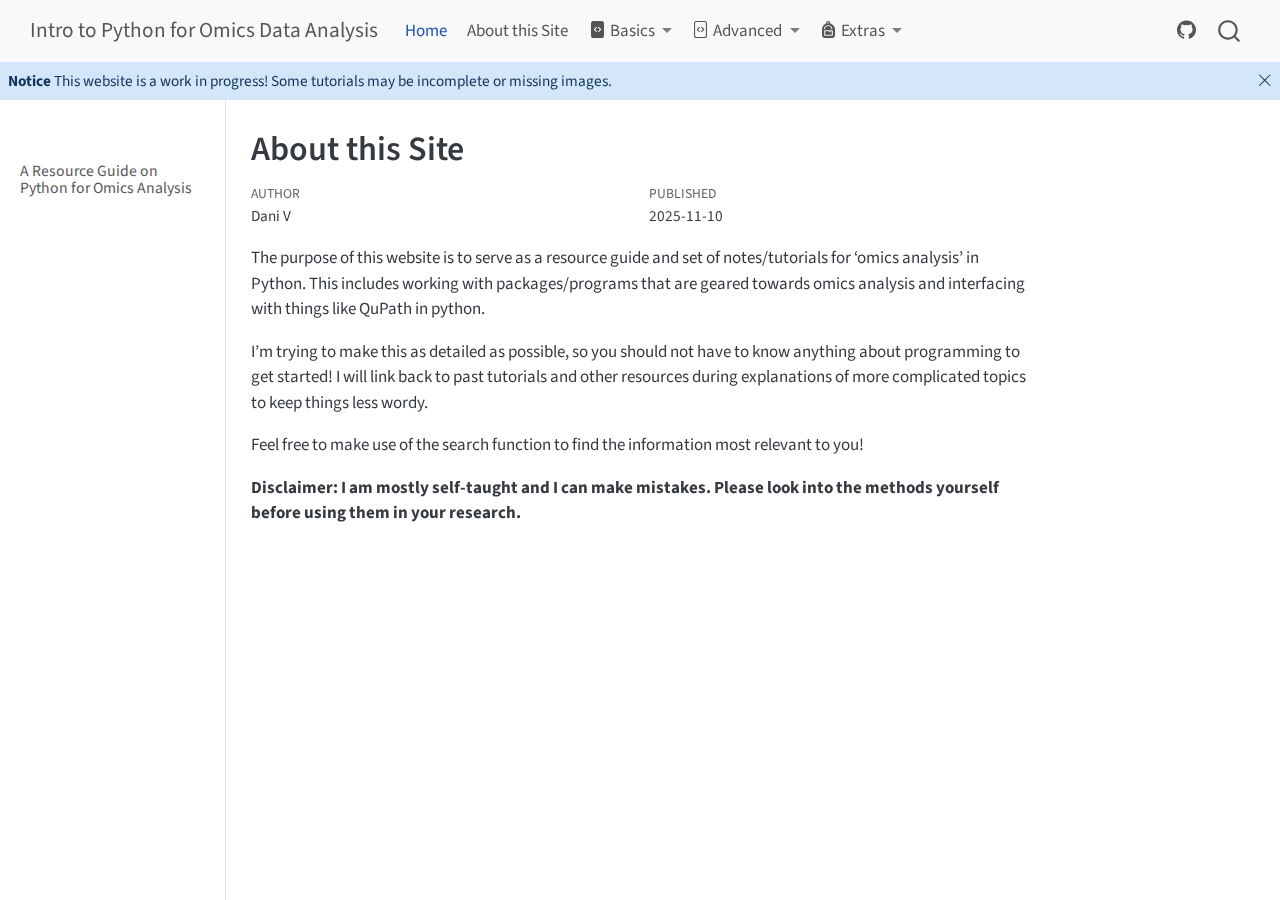
<file: docs/about.html>
<!DOCTYPE html>
<html xmlns="http://www.w3.org/1999/xhtml" lang="en" xml:lang="en"><head>

<meta charset="utf-8">
<meta name="generator" content="quarto-1.7.31">

<meta name="viewport" content="width=device-width, initial-scale=1.0, user-scalable=yes">

<meta name="author" content="Dani V">
<meta name="dcterms.date" content="2025-11-10">

<title>About this Site – Intro to Python for Omics Data Analysis</title>
<style>
code{white-space: pre-wrap;}
span.smallcaps{font-variant: small-caps;}
div.columns{display: flex; gap: min(4vw, 1.5em);}
div.column{flex: auto; overflow-x: auto;}
div.hanging-indent{margin-left: 1.5em; text-indent: -1.5em;}
ul.task-list{list-style: none;}
ul.task-list li input[type="checkbox"] {
  width: 0.8em;
  margin: 0 0.8em 0.2em -1em; /* quarto-specific, see https://github.com/quarto-dev/quarto-cli/issues/4556 */ 
  vertical-align: middle;
}
</style>


<script src="site_libs/quarto-nav/quarto-nav.js"></script>
<script src="site_libs/quarto-nav/headroom.min.js"></script>
<script src="site_libs/clipboard/clipboard.min.js"></script>
<script src="site_libs/quarto-search/autocomplete.umd.js"></script>
<script src="site_libs/quarto-search/fuse.min.js"></script>
<script src="site_libs/quarto-search/quarto-search.js"></script>
<meta name="quarto:offset" content="./">
<script src="site_libs/quarto-html/quarto.js" type="module"></script>
<script src="site_libs/quarto-html/tabsets/tabsets.js" type="module"></script>
<script src="site_libs/quarto-html/popper.min.js"></script>
<script src="site_libs/quarto-html/tippy.umd.min.js"></script>
<script src="site_libs/quarto-html/anchor.min.js"></script>
<link href="site_libs/quarto-html/tippy.css" rel="stylesheet">
<link href="site_libs/quarto-html/quarto-syntax-highlighting-e1a5c8363afafaef2c763b6775fbf3ca.css" rel="stylesheet" id="quarto-text-highlighting-styles">
<script src="site_libs/bootstrap/bootstrap.min.js"></script>
<link href="site_libs/bootstrap/bootstrap-icons.css" rel="stylesheet">
<link href="site_libs/bootstrap/bootstrap-89a4c75c28f39d544352a2d30bce53fa.min.css" rel="stylesheet" append-hash="true" id="quarto-bootstrap" data-mode="light">
<script id="quarto-search-options" type="application/json">{
  "location": "navbar",
  "copy-button": false,
  "collapse-after": 3,
  "panel-placement": "end",
  "type": "overlay",
  "limit": 50,
  "keyboard-shortcut": [
    "f",
    "/",
    "s"
  ],
  "show-item-context": false,
  "language": {
    "search-no-results-text": "No results",
    "search-matching-documents-text": "matching documents",
    "search-copy-link-title": "Copy link to search",
    "search-hide-matches-text": "Hide additional matches",
    "search-more-match-text": "more match in this document",
    "search-more-matches-text": "more matches in this document",
    "search-clear-button-title": "Clear",
    "search-text-placeholder": "",
    "search-detached-cancel-button-title": "Cancel",
    "search-submit-button-title": "Submit",
    "search-label": "Search"
  }
}</script>


</head>

<body class="nav-sidebar docked nav-fixed quarto-light">

<div id="quarto-search-results"></div>
  <header id="quarto-header" class="headroom fixed-top">
    <nav class="navbar navbar-expand-lg " data-bs-theme="dark">
      <div class="navbar-container container-fluid">
      <div class="navbar-brand-container mx-auto">
    <a class="navbar-brand" href="./index.html">
    <span class="navbar-title">Intro to Python for Omics Data Analysis</span>
    </a>
  </div>
            <div id="quarto-search" class="" title="Search"></div>
          <button class="navbar-toggler" type="button" data-bs-toggle="collapse" data-bs-target="#navbarCollapse" aria-controls="navbarCollapse" role="menu" aria-expanded="false" aria-label="Toggle navigation" onclick="if (window.quartoToggleHeadroom) { window.quartoToggleHeadroom(); }">
  <span class="navbar-toggler-icon"></span>
</button>
          <div class="collapse navbar-collapse" id="navbarCollapse">
            <ul class="navbar-nav navbar-nav-scroll me-auto">
  <li class="nav-item">
    <a class="nav-link active" href="./index.html" aria-current="page"> 
<span class="menu-text">Home</span></a>
  </li>  
  <li class="nav-item">
    <a class="nav-link" href="./about.html"> 
<span class="menu-text">About this Site</span></a>
  </li>  
  <li class="nav-item dropdown ">
    <a class="nav-link dropdown-toggle" href="#" id="nav-menu-basics" role="link" data-bs-toggle="dropdown" aria-expanded="false">
      <i class="bi bi-file-code-fill" role="img">
</i> 
 <span class="menu-text">Basics</span>
    </a>
    <ul class="dropdown-menu" aria-labelledby="nav-menu-basics">    
        <li>
    <a class="dropdown-item" href="./gettingstarted.html">
 <span class="dropdown-text">Getting Started with Python</span></a>
  </li>  
    </ul>
  </li>
  <li class="nav-item dropdown ">
    <a class="nav-link dropdown-toggle" href="#" id="nav-menu-advanced" role="link" data-bs-toggle="dropdown" aria-expanded="false">
      <i class="bi bi-file-code" role="img">
</i> 
 <span class="menu-text">Advanced</span>
    </a>
    <ul class="dropdown-menu" aria-labelledby="nav-menu-advanced">    
        <li>
    <a class="dropdown-item" href="./geojson_annot.html">
 <span class="dropdown-text">Importing Annotations from Qupath with Python - WIP</span></a>
  </li>  
        <li>
    <a class="dropdown-item" href="./cellpose_segmentation.html">
 <span class="dropdown-text">Cell Segmentation of MIF and H&amp;E images with Cellpose in Python - WIP</span></a>
  </li>  
    </ul>
  </li>
  <li class="nav-item dropdown ">
    <a class="nav-link dropdown-toggle" href="#" id="nav-menu-extras" role="link" data-bs-toggle="dropdown" aria-expanded="false">
      <i class="bi bi-backpack-fill" role="img">
</i> 
 <span class="menu-text">Extras</span>
    </a>
    <ul class="dropdown-menu" aria-labelledby="nav-menu-extras">    
        <li>
    <a class="dropdown-item" href="./refdump.html">
 <span class="dropdown-text">Reference Parking Lot</span></a>
  </li>  
    </ul>
  </li>
</ul>
            <ul class="navbar-nav navbar-nav-scroll ms-auto">
  <li class="nav-item compact">
    <a class="nav-link" href="https://github.com/daniv-20/IntroToPythonForOmicsDataAnalysis"> <i class="bi bi-github" role="img">
</i> 
<span class="menu-text"></span></a>
  </li>  
</ul>
          </div> <!-- /navcollapse -->
            <div class="quarto-navbar-tools">
</div>
      </div> <!-- /container-fluid -->
    </nav>
  <nav class="quarto-secondary-nav">
    <div class="container-fluid d-flex">
      <button type="button" class="quarto-btn-toggle btn" data-bs-toggle="collapse" role="button" data-bs-target=".quarto-sidebar-collapse-item" aria-controls="quarto-sidebar" aria-expanded="false" aria-label="Toggle sidebar navigation" onclick="if (window.quartoToggleHeadroom) { window.quartoToggleHeadroom(); }">
        <i class="bi bi-layout-text-sidebar-reverse"></i>
      </button>
        <nav class="quarto-page-breadcrumbs" aria-label="breadcrumb"><ol class="breadcrumb"><li class="breadcrumb-item">About this Site</li></ol></nav>
        <a class="flex-grow-1" role="navigation" data-bs-toggle="collapse" data-bs-target=".quarto-sidebar-collapse-item" aria-controls="quarto-sidebar" aria-expanded="false" aria-label="Toggle sidebar navigation" onclick="if (window.quartoToggleHeadroom) { window.quartoToggleHeadroom(); }">      
        </a>
      <button type="button" class="btn quarto-search-button" aria-label="Search" onclick="window.quartoOpenSearch();">
        <i class="bi bi-search"></i>
      </button>
    </div>
  </nav>
  <div id="quarto-announcement" data-announcement-id="be913c3bee2d3e41b81352ba37bfd897" class="alert alert-primary hidden"><div class="quarto-announcement-content">
<p><strong>Notice</strong> This website is a work in progress! Some tutorials may be incomplete or missing images.</p>
</div><i class="bi bi-x-lg quarto-announcement-action"></i></div>
</header>
<!-- content -->
<div id="quarto-content" class="quarto-container page-columns page-rows-contents page-layout-article page-navbar">
<!-- sidebar -->
  <nav id="quarto-sidebar" class="sidebar collapse collapse-horizontal quarto-sidebar-collapse-item sidebar-navigation docked overflow-auto">
        <div class="mt-2 flex-shrink-0 align-items-center">
        <div class="sidebar-search">
        <div id="quarto-search" class="" title="Search"></div>
        </div>
        </div>
    <div class="sidebar-menu-container"> 
    <ul class="list-unstyled mt-1">
        <li class="sidebar-item">
  <div class="sidebar-item-container"> 
  <a href="./index.html" class="sidebar-item-text sidebar-link">
 <span class="menu-text">A Resource Guide on Python for Omics Analysis</span></a>
  </div>
</li>
    </ul>
    </div>
</nav>
<div id="quarto-sidebar-glass" class="quarto-sidebar-collapse-item" data-bs-toggle="collapse" data-bs-target=".quarto-sidebar-collapse-item"></div>
<!-- margin-sidebar -->
    <div id="quarto-margin-sidebar" class="sidebar margin-sidebar zindex-bottom">
        
    </div>
<!-- main -->
<main class="content" id="quarto-document-content">

<header id="title-block-header" class="quarto-title-block default">
<div class="quarto-title">
<h1 class="title">About this Site</h1>
</div>



<div class="quarto-title-meta">

    <div>
    <div class="quarto-title-meta-heading">Author</div>
    <div class="quarto-title-meta-contents">
             <p>Dani V </p>
          </div>
  </div>
    
    <div>
    <div class="quarto-title-meta-heading">Published</div>
    <div class="quarto-title-meta-contents">
      <p class="date">2025-11-10</p>
    </div>
  </div>
  
    
  </div>
  


</header>


<p>The purpose of this website is to serve as a resource guide and set of notes/tutorials for ‘omics analysis’ in Python. This includes working with packages/programs that are geared towards omics analysis and interfacing with things like QuPath in python.</p>
<p>I’m trying to make this as detailed as possible, so you should not have to know anything about programming to get started! I will link back to past tutorials and other resources during explanations of more complicated topics to keep things less wordy.</p>
<p>Feel free to make use of the search function to find the information most relevant to you!</p>
<p><strong>Disclaimer: I am mostly self-taught and I can make mistakes. Please look into the methods yourself before using them in your research.</strong></p>



</main> <!-- /main -->
<script id="quarto-html-after-body" type="application/javascript">
  window.document.addEventListener("DOMContentLoaded", function (event) {
    const icon = "";
    const anchorJS = new window.AnchorJS();
    anchorJS.options = {
      placement: 'right',
      icon: icon
    };
    anchorJS.add('.anchored');
    const isCodeAnnotation = (el) => {
      for (const clz of el.classList) {
        if (clz.startsWith('code-annotation-')) {                     
          return true;
        }
      }
      return false;
    }
    const onCopySuccess = function(e) {
      // button target
      const button = e.trigger;
      // don't keep focus
      button.blur();
      // flash "checked"
      button.classList.add('code-copy-button-checked');
      var currentTitle = button.getAttribute("title");
      button.setAttribute("title", "Copied!");
      let tooltip;
      if (window.bootstrap) {
        button.setAttribute("data-bs-toggle", "tooltip");
        button.setAttribute("data-bs-placement", "left");
        button.setAttribute("data-bs-title", "Copied!");
        tooltip = new bootstrap.Tooltip(button, 
          { trigger: "manual", 
            customClass: "code-copy-button-tooltip",
            offset: [0, -8]});
        tooltip.show();    
      }
      setTimeout(function() {
        if (tooltip) {
          tooltip.hide();
          button.removeAttribute("data-bs-title");
          button.removeAttribute("data-bs-toggle");
          button.removeAttribute("data-bs-placement");
        }
        button.setAttribute("title", currentTitle);
        button.classList.remove('code-copy-button-checked');
      }, 1000);
      // clear code selection
      e.clearSelection();
    }
    const getTextToCopy = function(trigger) {
        const codeEl = trigger.previousElementSibling.cloneNode(true);
        for (const childEl of codeEl.children) {
          if (isCodeAnnotation(childEl)) {
            childEl.remove();
          }
        }
        return codeEl.innerText;
    }
    const clipboard = new window.ClipboardJS('.code-copy-button:not([data-in-quarto-modal])', {
      text: getTextToCopy
    });
    clipboard.on('success', onCopySuccess);
    if (window.document.getElementById('quarto-embedded-source-code-modal')) {
      const clipboardModal = new window.ClipboardJS('.code-copy-button[data-in-quarto-modal]', {
        text: getTextToCopy,
        container: window.document.getElementById('quarto-embedded-source-code-modal')
      });
      clipboardModal.on('success', onCopySuccess);
    }
      var localhostRegex = new RegExp(/^(?:http|https):\/\/localhost\:?[0-9]*\//);
      var mailtoRegex = new RegExp(/^mailto:/);
        var filterRegex = new RegExp('/' + window.location.host + '/');
      var isInternal = (href) => {
          return filterRegex.test(href) || localhostRegex.test(href) || mailtoRegex.test(href);
      }
      // Inspect non-navigation links and adorn them if external
     var links = window.document.querySelectorAll('a[href]:not(.nav-link):not(.navbar-brand):not(.toc-action):not(.sidebar-link):not(.sidebar-item-toggle):not(.pagination-link):not(.no-external):not([aria-hidden]):not(.dropdown-item):not(.quarto-navigation-tool):not(.about-link)');
      for (var i=0; i<links.length; i++) {
        const link = links[i];
        if (!isInternal(link.href)) {
          // undo the damage that might have been done by quarto-nav.js in the case of
          // links that we want to consider external
          if (link.dataset.originalHref !== undefined) {
            link.href = link.dataset.originalHref;
          }
        }
      }
    function tippyHover(el, contentFn, onTriggerFn, onUntriggerFn) {
      const config = {
        allowHTML: true,
        maxWidth: 500,
        delay: 100,
        arrow: false,
        appendTo: function(el) {
            return el.parentElement;
        },
        interactive: true,
        interactiveBorder: 10,
        theme: 'quarto',
        placement: 'bottom-start',
      };
      if (contentFn) {
        config.content = contentFn;
      }
      if (onTriggerFn) {
        config.onTrigger = onTriggerFn;
      }
      if (onUntriggerFn) {
        config.onUntrigger = onUntriggerFn;
      }
      window.tippy(el, config); 
    }
    const noterefs = window.document.querySelectorAll('a[role="doc-noteref"]');
    for (var i=0; i<noterefs.length; i++) {
      const ref = noterefs[i];
      tippyHover(ref, function() {
        // use id or data attribute instead here
        let href = ref.getAttribute('data-footnote-href') || ref.getAttribute('href');
        try { href = new URL(href).hash; } catch {}
        const id = href.replace(/^#\/?/, "");
        const note = window.document.getElementById(id);
        if (note) {
          return note.innerHTML;
        } else {
          return "";
        }
      });
    }
    const xrefs = window.document.querySelectorAll('a.quarto-xref');
    const processXRef = (id, note) => {
      // Strip column container classes
      const stripColumnClz = (el) => {
        el.classList.remove("page-full", "page-columns");
        if (el.children) {
          for (const child of el.children) {
            stripColumnClz(child);
          }
        }
      }
      stripColumnClz(note)
      if (id === null || id.startsWith('sec-')) {
        // Special case sections, only their first couple elements
        const container = document.createElement("div");
        if (note.children && note.children.length > 2) {
          container.appendChild(note.children[0].cloneNode(true));
          for (let i = 1; i < note.children.length; i++) {
            const child = note.children[i];
            if (child.tagName === "P" && child.innerText === "") {
              continue;
            } else {
              container.appendChild(child.cloneNode(true));
              break;
            }
          }
          if (window.Quarto?.typesetMath) {
            window.Quarto.typesetMath(container);
          }
          return container.innerHTML
        } else {
          if (window.Quarto?.typesetMath) {
            window.Quarto.typesetMath(note);
          }
          return note.innerHTML;
        }
      } else {
        // Remove any anchor links if they are present
        const anchorLink = note.querySelector('a.anchorjs-link');
        if (anchorLink) {
          anchorLink.remove();
        }
        if (window.Quarto?.typesetMath) {
          window.Quarto.typesetMath(note);
        }
        if (note.classList.contains("callout")) {
          return note.outerHTML;
        } else {
          return note.innerHTML;
        }
      }
    }
    for (var i=0; i<xrefs.length; i++) {
      const xref = xrefs[i];
      tippyHover(xref, undefined, function(instance) {
        instance.disable();
        let url = xref.getAttribute('href');
        let hash = undefined; 
        if (url.startsWith('#')) {
          hash = url;
        } else {
          try { hash = new URL(url).hash; } catch {}
        }
        if (hash) {
          const id = hash.replace(/^#\/?/, "");
          const note = window.document.getElementById(id);
          if (note !== null) {
            try {
              const html = processXRef(id, note.cloneNode(true));
              instance.setContent(html);
            } finally {
              instance.enable();
              instance.show();
            }
          } else {
            // See if we can fetch this
            fetch(url.split('#')[0])
            .then(res => res.text())
            .then(html => {
              const parser = new DOMParser();
              const htmlDoc = parser.parseFromString(html, "text/html");
              const note = htmlDoc.getElementById(id);
              if (note !== null) {
                const html = processXRef(id, note);
                instance.setContent(html);
              } 
            }).finally(() => {
              instance.enable();
              instance.show();
            });
          }
        } else {
          // See if we can fetch a full url (with no hash to target)
          // This is a special case and we should probably do some content thinning / targeting
          fetch(url)
          .then(res => res.text())
          .then(html => {
            const parser = new DOMParser();
            const htmlDoc = parser.parseFromString(html, "text/html");
            const note = htmlDoc.querySelector('main.content');
            if (note !== null) {
              // This should only happen for chapter cross references
              // (since there is no id in the URL)
              // remove the first header
              if (note.children.length > 0 && note.children[0].tagName === "HEADER") {
                note.children[0].remove();
              }
              const html = processXRef(null, note);
              instance.setContent(html);
            } 
          }).finally(() => {
            instance.enable();
            instance.show();
          });
        }
      }, function(instance) {
      });
    }
        let selectedAnnoteEl;
        const selectorForAnnotation = ( cell, annotation) => {
          let cellAttr = 'data-code-cell="' + cell + '"';
          let lineAttr = 'data-code-annotation="' +  annotation + '"';
          const selector = 'span[' + cellAttr + '][' + lineAttr + ']';
          return selector;
        }
        const selectCodeLines = (annoteEl) => {
          const doc = window.document;
          const targetCell = annoteEl.getAttribute("data-target-cell");
          const targetAnnotation = annoteEl.getAttribute("data-target-annotation");
          const annoteSpan = window.document.querySelector(selectorForAnnotation(targetCell, targetAnnotation));
          const lines = annoteSpan.getAttribute("data-code-lines").split(",");
          const lineIds = lines.map((line) => {
            return targetCell + "-" + line;
          })
          let top = null;
          let height = null;
          let parent = null;
          if (lineIds.length > 0) {
              //compute the position of the single el (top and bottom and make a div)
              const el = window.document.getElementById(lineIds[0]);
              top = el.offsetTop;
              height = el.offsetHeight;
              parent = el.parentElement.parentElement;
            if (lineIds.length > 1) {
              const lastEl = window.document.getElementById(lineIds[lineIds.length - 1]);
              const bottom = lastEl.offsetTop + lastEl.offsetHeight;
              height = bottom - top;
            }
            if (top !== null && height !== null && parent !== null) {
              // cook up a div (if necessary) and position it 
              let div = window.document.getElementById("code-annotation-line-highlight");
              if (div === null) {
                div = window.document.createElement("div");
                div.setAttribute("id", "code-annotation-line-highlight");
                div.style.position = 'absolute';
                parent.appendChild(div);
              }
              div.style.top = top - 2 + "px";
              div.style.height = height + 4 + "px";
              div.style.left = 0;
              let gutterDiv = window.document.getElementById("code-annotation-line-highlight-gutter");
              if (gutterDiv === null) {
                gutterDiv = window.document.createElement("div");
                gutterDiv.setAttribute("id", "code-annotation-line-highlight-gutter");
                gutterDiv.style.position = 'absolute';
                const codeCell = window.document.getElementById(targetCell);
                const gutter = codeCell.querySelector('.code-annotation-gutter');
                gutter.appendChild(gutterDiv);
              }
              gutterDiv.style.top = top - 2 + "px";
              gutterDiv.style.height = height + 4 + "px";
            }
            selectedAnnoteEl = annoteEl;
          }
        };
        const unselectCodeLines = () => {
          const elementsIds = ["code-annotation-line-highlight", "code-annotation-line-highlight-gutter"];
          elementsIds.forEach((elId) => {
            const div = window.document.getElementById(elId);
            if (div) {
              div.remove();
            }
          });
          selectedAnnoteEl = undefined;
        };
          // Handle positioning of the toggle
      window.addEventListener(
        "resize",
        throttle(() => {
          elRect = undefined;
          if (selectedAnnoteEl) {
            selectCodeLines(selectedAnnoteEl);
          }
        }, 10)
      );
      function throttle(fn, ms) {
      let throttle = false;
      let timer;
        return (...args) => {
          if(!throttle) { // first call gets through
              fn.apply(this, args);
              throttle = true;
          } else { // all the others get throttled
              if(timer) clearTimeout(timer); // cancel #2
              timer = setTimeout(() => {
                fn.apply(this, args);
                timer = throttle = false;
              }, ms);
          }
        };
      }
        // Attach click handler to the DT
        const annoteDls = window.document.querySelectorAll('dt[data-target-cell]');
        for (const annoteDlNode of annoteDls) {
          annoteDlNode.addEventListener('click', (event) => {
            const clickedEl = event.target;
            if (clickedEl !== selectedAnnoteEl) {
              unselectCodeLines();
              const activeEl = window.document.querySelector('dt[data-target-cell].code-annotation-active');
              if (activeEl) {
                activeEl.classList.remove('code-annotation-active');
              }
              selectCodeLines(clickedEl);
              clickedEl.classList.add('code-annotation-active');
            } else {
              // Unselect the line
              unselectCodeLines();
              clickedEl.classList.remove('code-annotation-active');
            }
          });
        }
    const findCites = (el) => {
      const parentEl = el.parentElement;
      if (parentEl) {
        const cites = parentEl.dataset.cites;
        if (cites) {
          return {
            el,
            cites: cites.split(' ')
          };
        } else {
          return findCites(el.parentElement)
        }
      } else {
        return undefined;
      }
    };
    var bibliorefs = window.document.querySelectorAll('a[role="doc-biblioref"]');
    for (var i=0; i<bibliorefs.length; i++) {
      const ref = bibliorefs[i];
      const citeInfo = findCites(ref);
      if (citeInfo) {
        tippyHover(citeInfo.el, function() {
          var popup = window.document.createElement('div');
          citeInfo.cites.forEach(function(cite) {
            var citeDiv = window.document.createElement('div');
            citeDiv.classList.add('hanging-indent');
            citeDiv.classList.add('csl-entry');
            var biblioDiv = window.document.getElementById('ref-' + cite);
            if (biblioDiv) {
              citeDiv.innerHTML = biblioDiv.innerHTML;
            }
            popup.appendChild(citeDiv);
          });
          return popup.innerHTML;
        });
      }
    }
  });
  </script>
</div> <!-- /content -->




</body></html>
</file>
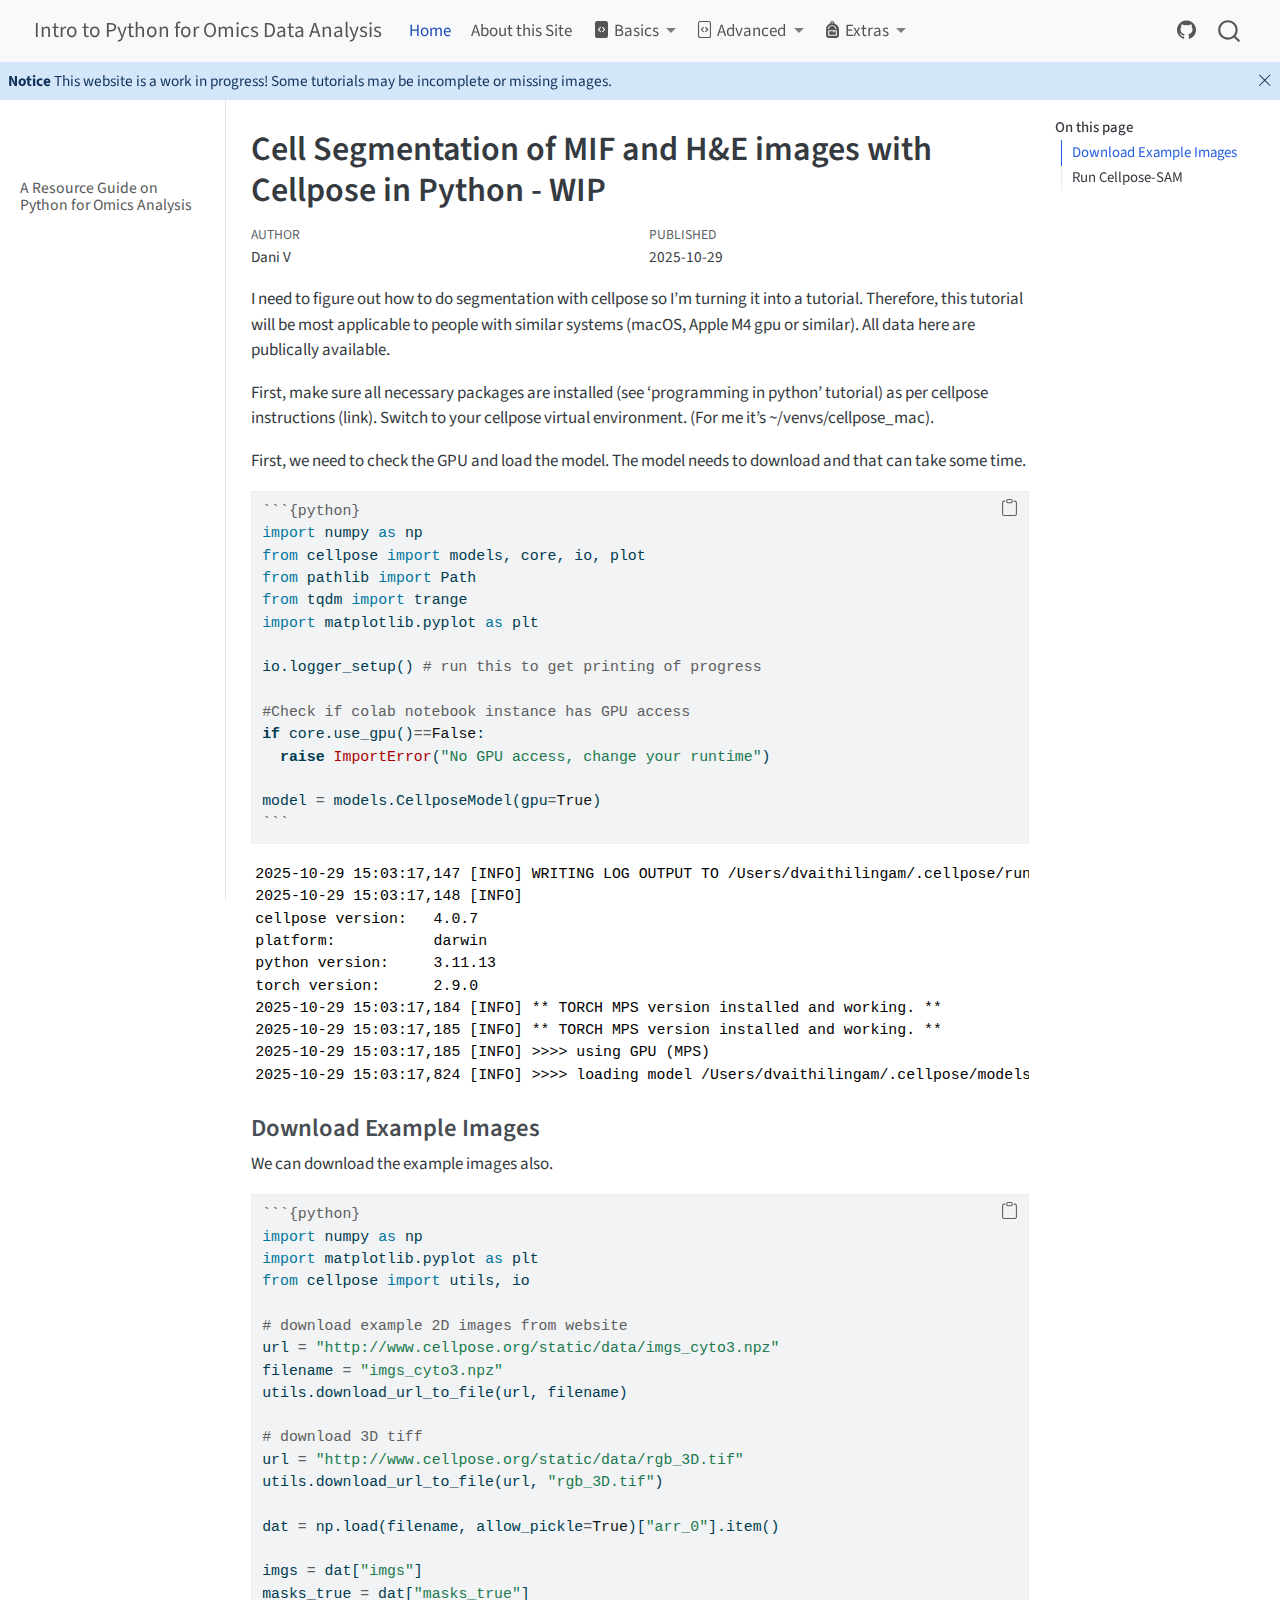
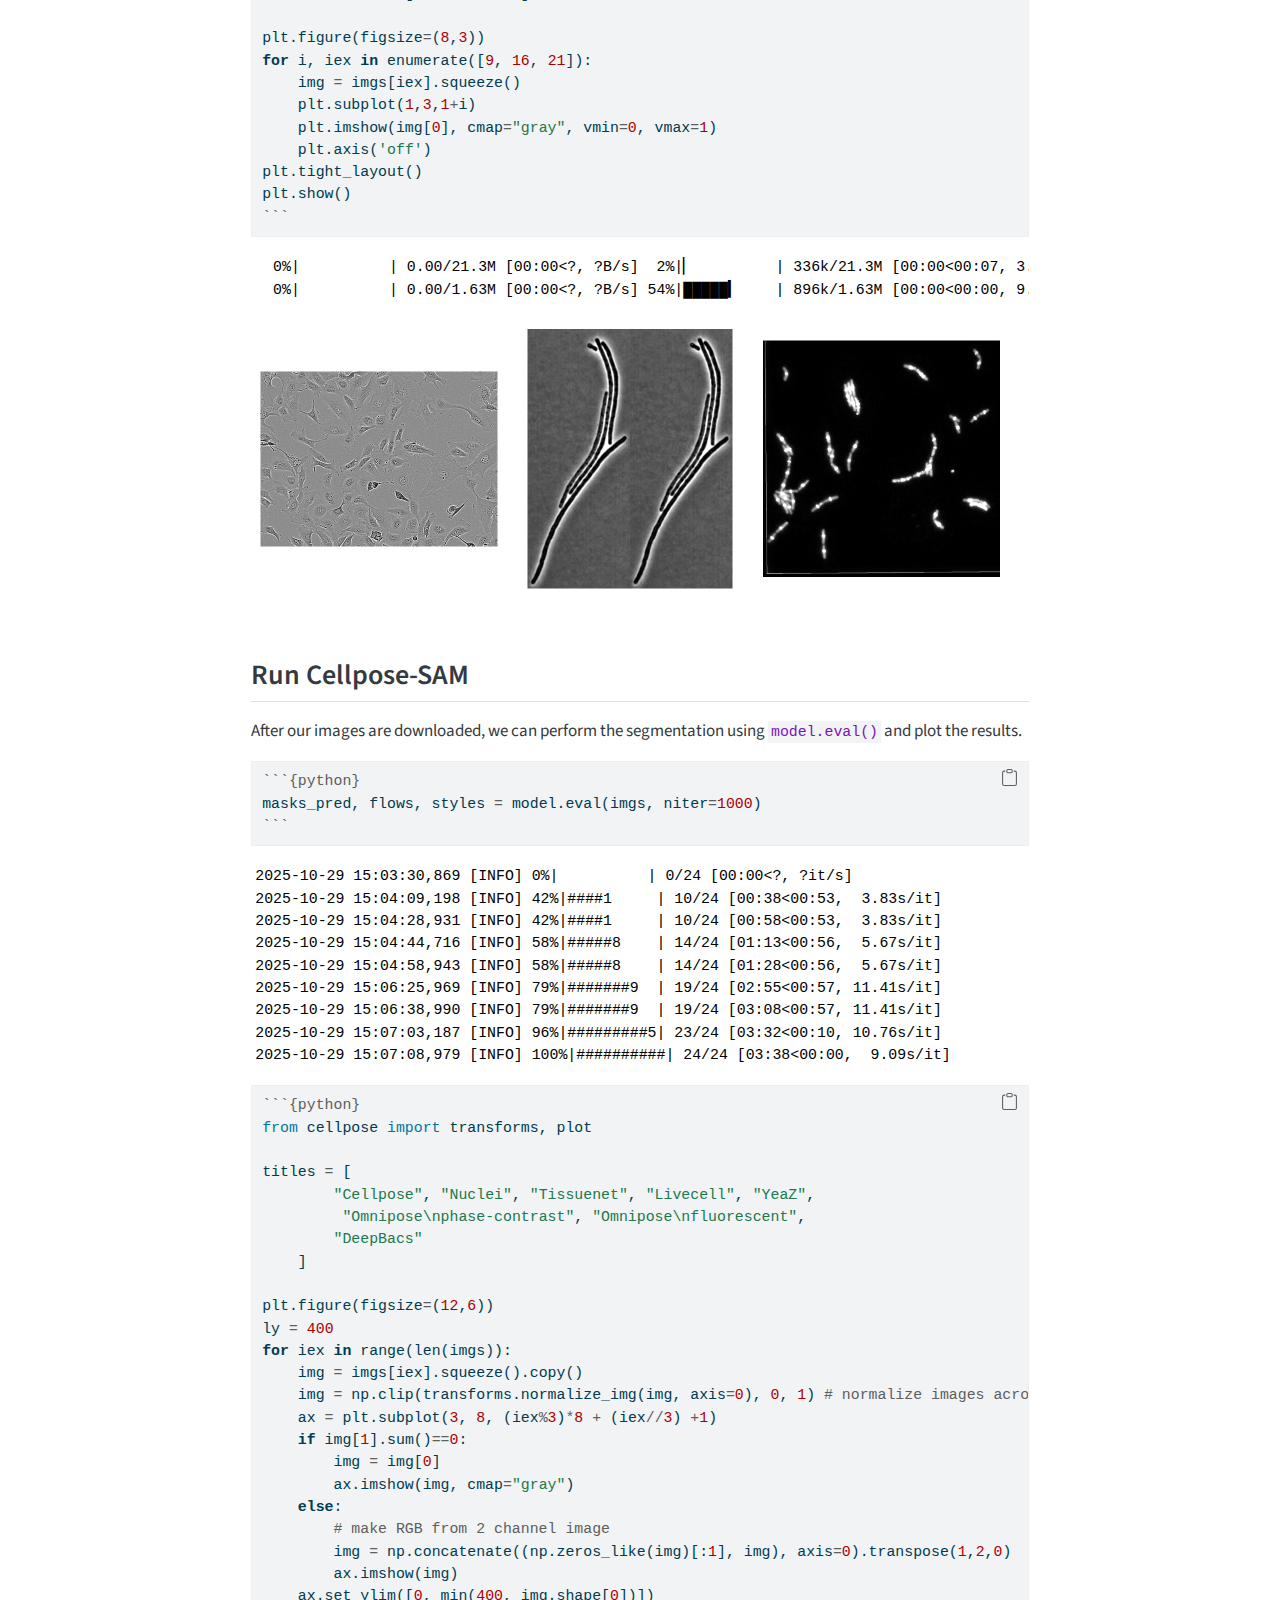
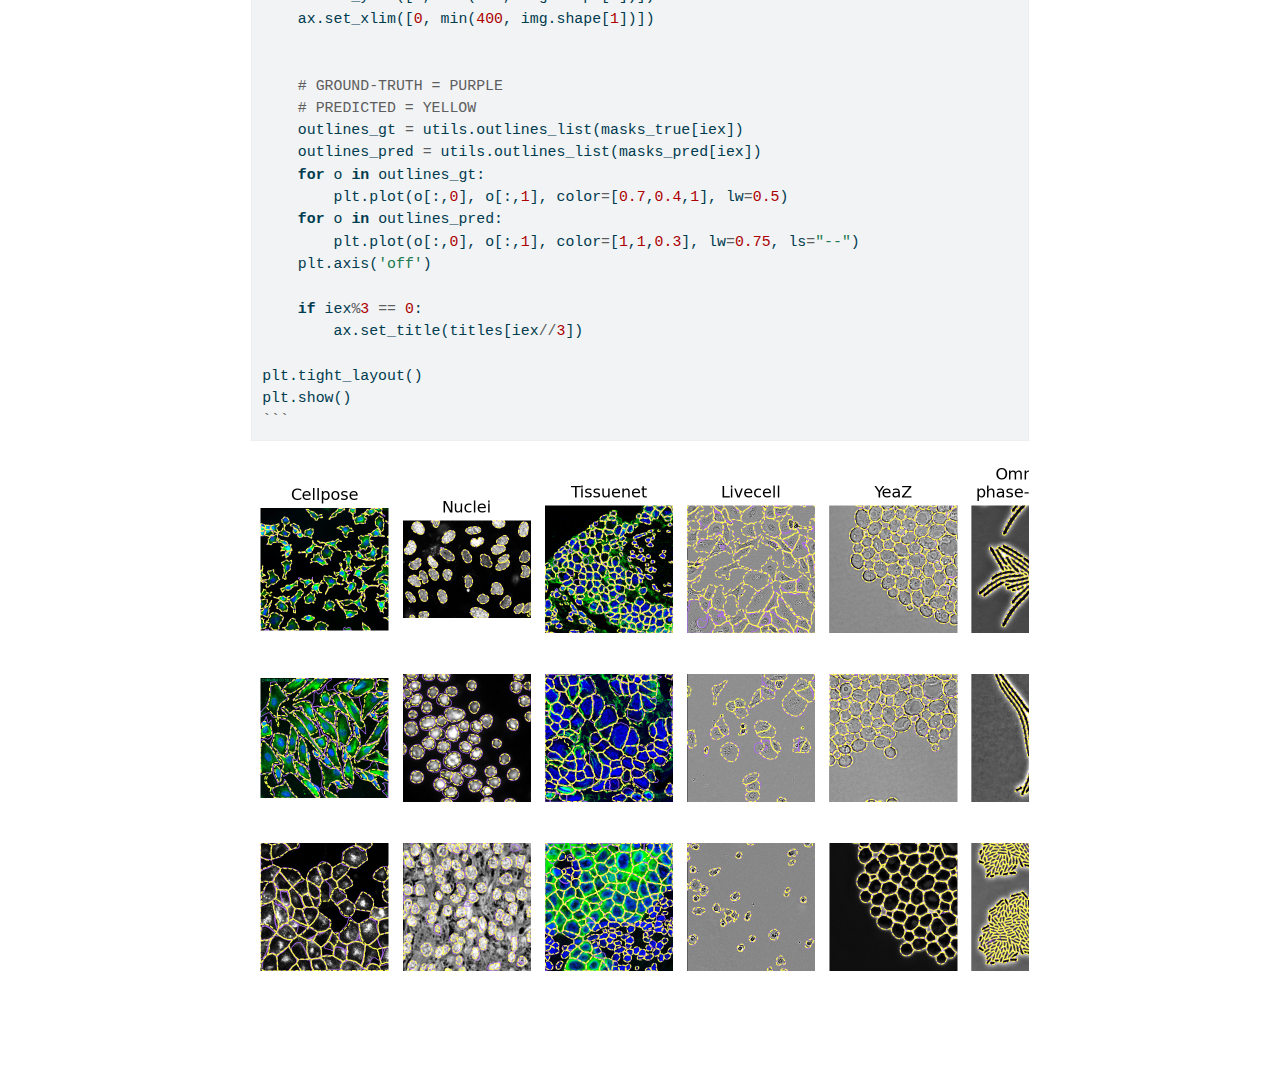
<file: docs/cellpose_segmentation.html>
<!DOCTYPE html>
<html xmlns="http://www.w3.org/1999/xhtml" lang="en" xml:lang="en"><head>

<meta charset="utf-8">
<meta name="generator" content="quarto-1.8.24">

<meta name="viewport" content="width=device-width, initial-scale=1.0, user-scalable=yes">

<meta name="author" content="Dani V">
<meta name="dcterms.date" content="2025-10-29">

<title>Cell Segmentation of MIF and H&amp;E images with Cellpose in Python - WIP – Intro to Python for Omics Data Analysis</title>
<style>
code{white-space: pre-wrap;}
span.smallcaps{font-variant: small-caps;}
div.columns{display: flex; gap: min(4vw, 1.5em);}
div.column{flex: auto; overflow-x: auto;}
div.hanging-indent{margin-left: 1.5em; text-indent: -1.5em;}
ul.task-list{list-style: none;}
ul.task-list li input[type="checkbox"] {
  width: 0.8em;
  margin: 0 0.8em 0.2em -1em; /* quarto-specific, see https://github.com/quarto-dev/quarto-cli/issues/4556 */ 
  vertical-align: middle;
}
/* CSS for syntax highlighting */
html { -webkit-text-size-adjust: 100%; }
pre > code.sourceCode { white-space: pre; position: relative; }
pre > code.sourceCode > span { display: inline-block; line-height: 1.25; }
pre > code.sourceCode > span:empty { height: 1.2em; }
.sourceCode { overflow: visible; }
code.sourceCode > span { color: inherit; text-decoration: inherit; }
div.sourceCode { margin: 1em 0; }
pre.sourceCode { margin: 0; }
@media screen {
div.sourceCode { overflow: auto; }
}
@media print {
pre > code.sourceCode { white-space: pre-wrap; }
pre > code.sourceCode > span { text-indent: -5em; padding-left: 5em; }
}
pre.numberSource code
  { counter-reset: source-line 0; }
pre.numberSource code > span
  { position: relative; left: -4em; counter-increment: source-line; }
pre.numberSource code > span > a:first-child::before
  { content: counter(source-line);
    position: relative; left: -1em; text-align: right; vertical-align: baseline;
    border: none; display: inline-block;
    -webkit-touch-callout: none; -webkit-user-select: none;
    -khtml-user-select: none; -moz-user-select: none;
    -ms-user-select: none; user-select: none;
    padding: 0 4px; width: 4em;
  }
pre.numberSource { margin-left: 3em;  padding-left: 4px; }
div.sourceCode
  {   }
@media screen {
pre > code.sourceCode > span > a:first-child::before { text-decoration: underline; }
}
</style>


<script src="site_libs/quarto-nav/quarto-nav.js"></script>
<script src="site_libs/quarto-nav/headroom.min.js"></script>
<script src="site_libs/clipboard/clipboard.min.js"></script>
<script src="site_libs/quarto-search/autocomplete.umd.js"></script>
<script src="site_libs/quarto-search/fuse.min.js"></script>
<script src="site_libs/quarto-search/quarto-search.js"></script>
<meta name="quarto:offset" content="./">
<script src="site_libs/quarto-html/quarto.js" type="module"></script>
<script src="site_libs/quarto-html/tabsets/tabsets.js" type="module"></script>
<script src="site_libs/quarto-html/axe/axe-check.js" type="module"></script>
<script src="site_libs/quarto-html/popper.min.js"></script>
<script src="site_libs/quarto-html/tippy.umd.min.js"></script>
<script src="site_libs/quarto-html/anchor.min.js"></script>
<link href="site_libs/quarto-html/tippy.css" rel="stylesheet">
<link href="site_libs/quarto-html/quarto-syntax-highlighting-dc55a5b9e770e841cd82e46aadbfb9b0.css" rel="stylesheet" id="quarto-text-highlighting-styles">
<script src="site_libs/bootstrap/bootstrap.min.js"></script>
<link href="site_libs/bootstrap/bootstrap-icons.css" rel="stylesheet">
<link href="site_libs/bootstrap/bootstrap-9e05abaf0c4d7ef785fecc2ac9f6505e.min.css" rel="stylesheet" append-hash="true" id="quarto-bootstrap" data-mode="light">
<script id="quarto-search-options" type="application/json">{
  "location": "navbar",
  "copy-button": false,
  "collapse-after": 3,
  "panel-placement": "end",
  "type": "overlay",
  "limit": 50,
  "keyboard-shortcut": [
    "f",
    "/",
    "s"
  ],
  "show-item-context": false,
  "language": {
    "search-no-results-text": "No results",
    "search-matching-documents-text": "matching documents",
    "search-copy-link-title": "Copy link to search",
    "search-hide-matches-text": "Hide additional matches",
    "search-more-match-text": "more match in this document",
    "search-more-matches-text": "more matches in this document",
    "search-clear-button-title": "Clear",
    "search-text-placeholder": "",
    "search-detached-cancel-button-title": "Cancel",
    "search-submit-button-title": "Submit",
    "search-label": "Search"
  }
}</script>


</head>

<body class="nav-sidebar docked nav-fixed quarto-light">

<div id="quarto-search-results"></div>
  <header id="quarto-header" class="headroom fixed-top">
    <nav class="navbar navbar-expand-lg " data-bs-theme="dark">
      <div class="navbar-container container-fluid">
      <div class="navbar-brand-container mx-auto">
    <a href="./index.html" class="navbar-brand navbar-brand-logo">
    </a>
    <a class="navbar-brand" href="./index.html">
    <span class="navbar-title">Intro to Python for Omics Data Analysis</span>
    </a>
  </div>
            <div id="quarto-search" class="" title="Search"></div>
          <button class="navbar-toggler" type="button" data-bs-toggle="collapse" data-bs-target="#navbarCollapse" aria-controls="navbarCollapse" role="menu" aria-expanded="false" aria-label="Toggle navigation" onclick="if (window.quartoToggleHeadroom) { window.quartoToggleHeadroom(); }">
  <span class="navbar-toggler-icon"></span>
</button>
          <div class="collapse navbar-collapse" id="navbarCollapse">
            <ul class="navbar-nav navbar-nav-scroll me-auto">
  <li class="nav-item">
    <a class="nav-link active" href="./index.html" aria-current="page"> 
<span class="menu-text">Home</span></a>
  </li>  
  <li class="nav-item">
    <a class="nav-link" href="./about.html"> 
<span class="menu-text">About this Site</span></a>
  </li>  
  <li class="nav-item dropdown ">
    <a class="nav-link dropdown-toggle" href="#" id="nav-menu-basics" role="link" data-bs-toggle="dropdown" aria-expanded="false">
      <i class="bi bi-file-code-fill" role="img">
</i> 
 <span class="menu-text">Basics</span>
    </a>
    <ul class="dropdown-menu" aria-labelledby="nav-menu-basics">    
        <li>
    <a class="dropdown-item" href="./gettingstarted.html">
 <span class="dropdown-text">Getting Started with Python</span></a>
  </li>  
    </ul>
  </li>
  <li class="nav-item dropdown ">
    <a class="nav-link dropdown-toggle" href="#" id="nav-menu-advanced" role="link" data-bs-toggle="dropdown" aria-expanded="false">
      <i class="bi bi-file-code" role="img">
</i> 
 <span class="menu-text">Advanced</span>
    </a>
    <ul class="dropdown-menu" aria-labelledby="nav-menu-advanced">    
        <li>
    <a class="dropdown-item" href="./geojson_annot.html">
 <span class="dropdown-text">Importing Annotations from Qupath with Python - WIP</span></a>
  </li>  
        <li>
    <a class="dropdown-item" href="./cellpose_segmentation.html">
 <span class="dropdown-text">Cell Segmentation of MIF and H&amp;E images with Cellpose in Python - WIP</span></a>
  </li>  
    </ul>
  </li>
  <li class="nav-item dropdown ">
    <a class="nav-link dropdown-toggle" href="#" id="nav-menu-extras" role="link" data-bs-toggle="dropdown" aria-expanded="false">
      <i class="bi bi-backpack-fill" role="img">
</i> 
 <span class="menu-text">Extras</span>
    </a>
    <ul class="dropdown-menu" aria-labelledby="nav-menu-extras">    
        <li>
    <a class="dropdown-item" href="./refdump.html">
 <span class="dropdown-text">Reference Parking Lot</span></a>
  </li>  
    </ul>
  </li>
</ul>
            <ul class="navbar-nav navbar-nav-scroll ms-auto">
  <li class="nav-item compact">
    <a class="nav-link" href="https://github.com/daniv-20/IntroToPythonForOmicsDataAnalysis"> <i class="bi bi-github" role="img">
</i> 
<span class="menu-text"></span></a>
  </li>  
</ul>
          </div> <!-- /navcollapse -->
            <div class="quarto-navbar-tools">
</div>
      </div> <!-- /container-fluid -->
    </nav>
  <nav class="quarto-secondary-nav">
    <div class="container-fluid d-flex">
      <button type="button" class="quarto-btn-toggle btn" data-bs-toggle="collapse" role="button" data-bs-target=".quarto-sidebar-collapse-item" aria-controls="quarto-sidebar" aria-expanded="false" aria-label="Toggle sidebar navigation" onclick="if (window.quartoToggleHeadroom) { window.quartoToggleHeadroom(); }">
        <i class="bi bi-layout-text-sidebar-reverse"></i>
      </button>
        <nav class="quarto-page-breadcrumbs" aria-label="breadcrumb"><ol class="breadcrumb"><li class="breadcrumb-item">Cell Segmentation of MIF and H&amp;E images with Cellpose in Python - WIP</li></ol></nav>
        <a class="flex-grow-1" role="navigation" data-bs-toggle="collapse" data-bs-target=".quarto-sidebar-collapse-item" aria-controls="quarto-sidebar" aria-expanded="false" aria-label="Toggle sidebar navigation" onclick="if (window.quartoToggleHeadroom) { window.quartoToggleHeadroom(); }">      
        </a>
      <button type="button" class="btn quarto-search-button" aria-label="Search" onclick="window.quartoOpenSearch();">
        <i class="bi bi-search"></i>
      </button>
    </div>
  </nav>
  <div id="quarto-announcement" data-announcement-id="be913c3bee2d3e41b81352ba37bfd897" class="alert alert-primary hidden"><div class="quarto-announcement-content">
<p><strong>Notice</strong> This website is a work in progress! Some tutorials may be incomplete or missing images.</p>
</div><i class="bi bi-x-lg quarto-announcement-action"></i></div>
</header>
<!-- content -->
<div id="quarto-content" class="quarto-container page-columns page-rows-contents page-layout-article page-navbar">
<!-- sidebar -->
  <nav id="quarto-sidebar" class="sidebar collapse collapse-horizontal quarto-sidebar-collapse-item sidebar-navigation docked overflow-auto">
    <div class="pt-lg-2 mt-2 text-left sidebar-header">
      <a href="./index.html" class="sidebar-logo-link">
      </a>
      </div>
        <div class="mt-2 flex-shrink-0 align-items-center">
        <div class="sidebar-search">
        <div id="quarto-search" class="" title="Search"></div>
        </div>
        </div>
    <div class="sidebar-menu-container"> 
    <ul class="list-unstyled mt-1">
        <li class="sidebar-item">
  <div class="sidebar-item-container"> 
  <a href="./index.html" class="sidebar-item-text sidebar-link">
 <span class="menu-text">A Resource Guide on Python for Omics Analysis</span></a>
  </div>
</li>
    </ul>
    </div>
</nav>
<div id="quarto-sidebar-glass" class="quarto-sidebar-collapse-item" data-bs-toggle="collapse" data-bs-target=".quarto-sidebar-collapse-item"></div>
<!-- margin-sidebar -->
    <div id="quarto-margin-sidebar" class="sidebar margin-sidebar">
        <nav id="TOC" role="doc-toc" class="toc-active">
    <h2 id="toc-title">On this page</h2>
   
  <ul>
  <li><a href="#download-example-images" id="toc-download-example-images" class="nav-link active" data-scroll-target="#download-example-images">Download Example Images</a></li>
  <li><a href="#run-cellpose-sam" id="toc-run-cellpose-sam" class="nav-link" data-scroll-target="#run-cellpose-sam">Run Cellpose-SAM</a></li>
  </ul>
</nav>
    </div>
<!-- main -->
<main class="content" id="quarto-document-content">

<header id="title-block-header" class="quarto-title-block default">
<div class="quarto-title">
<h1 class="title">Cell Segmentation of MIF and H&amp;E images with Cellpose in Python - WIP</h1>
</div>



<div class="quarto-title-meta">

    <div>
    <div class="quarto-title-meta-heading">Author</div>
    <div class="quarto-title-meta-contents">
             <p>Dani V </p>
          </div>
  </div>
    
    <div>
    <div class="quarto-title-meta-heading">Published</div>
    <div class="quarto-title-meta-contents">
      <p class="date">2025-10-29</p>
    </div>
  </div>
  
    
  </div>
  


</header>


<p>I need to figure out how to do segmentation with cellpose so I’m turning it into a tutorial. Therefore, this tutorial will be most applicable to people with similar systems (macOS, Apple M4 gpu or similar). All data here are publically available.</p>
<p>First, make sure all necessary packages are installed (see ‘programming in python’ tutorial) as per cellpose instructions (link). Switch to your cellpose virtual environment. (For me it’s ~/venvs/cellpose_mac).</p>
<p>First, we need to check the GPU and load the model. The model needs to download and that can take some time.</p>
<div id="befdd59c" class="cell" data-execution_count="1">
<div class="code-copy-outer-scaffold"><div class="sourceCode cell-code" id="cb1"><pre class="sourceCode markdown code-with-copy"><code class="sourceCode markdown"><span id="cb1-1"><a href="#cb1-1" aria-hidden="true" tabindex="-1"></a><span class="in">```{python}</span></span>
<span id="cb1-2"><a href="#cb1-2" aria-hidden="true" tabindex="-1"></a><span class="im">import</span> numpy <span class="im">as</span> np</span>
<span id="cb1-3"><a href="#cb1-3" aria-hidden="true" tabindex="-1"></a><span class="im">from</span> cellpose <span class="im">import</span> models, core, io, plot</span>
<span id="cb1-4"><a href="#cb1-4" aria-hidden="true" tabindex="-1"></a><span class="im">from</span> pathlib <span class="im">import</span> Path</span>
<span id="cb1-5"><a href="#cb1-5" aria-hidden="true" tabindex="-1"></a><span class="im">from</span> tqdm <span class="im">import</span> trange</span>
<span id="cb1-6"><a href="#cb1-6" aria-hidden="true" tabindex="-1"></a><span class="im">import</span> matplotlib.pyplot <span class="im">as</span> plt</span>
<span id="cb1-7"><a href="#cb1-7" aria-hidden="true" tabindex="-1"></a></span>
<span id="cb1-8"><a href="#cb1-8" aria-hidden="true" tabindex="-1"></a>io.logger_setup() <span class="co"># run this to get printing of progress</span></span>
<span id="cb1-9"><a href="#cb1-9" aria-hidden="true" tabindex="-1"></a></span>
<span id="cb1-10"><a href="#cb1-10" aria-hidden="true" tabindex="-1"></a><span class="co">#Check if colab notebook instance has GPU access</span></span>
<span id="cb1-11"><a href="#cb1-11" aria-hidden="true" tabindex="-1"></a><span class="cf">if</span> core.use_gpu()<span class="op">==</span><span class="va">False</span>:</span>
<span id="cb1-12"><a href="#cb1-12" aria-hidden="true" tabindex="-1"></a>  <span class="cf">raise</span> <span class="pp">ImportError</span>(<span class="st">"No GPU access, change your runtime"</span>)</span>
<span id="cb1-13"><a href="#cb1-13" aria-hidden="true" tabindex="-1"></a></span>
<span id="cb1-14"><a href="#cb1-14" aria-hidden="true" tabindex="-1"></a>model <span class="op">=</span> models.CellposeModel(gpu<span class="op">=</span><span class="va">True</span>)</span>
<span id="cb1-15"><a href="#cb1-15" aria-hidden="true" tabindex="-1"></a><span class="in">```</span></span></code></pre></div><button title="Copy to Clipboard" class="code-copy-button"><i class="bi"></i></button></div>
<div class="cell-output cell-output-stdout">
<pre><code>2025-10-29 15:03:17,147 [INFO] WRITING LOG OUTPUT TO /Users/dvaithilingam/.cellpose/run.log
2025-10-29 15:03:17,148 [INFO] 
cellpose version:   4.0.7 
platform:           darwin 
python version:     3.11.13 
torch version:      2.9.0
2025-10-29 15:03:17,184 [INFO] ** TORCH MPS version installed and working. **
2025-10-29 15:03:17,185 [INFO] ** TORCH MPS version installed and working. **
2025-10-29 15:03:17,185 [INFO] &gt;&gt;&gt;&gt; using GPU (MPS)
2025-10-29 15:03:17,824 [INFO] &gt;&gt;&gt;&gt; loading model /Users/dvaithilingam/.cellpose/models/cpsam</code></pre>
</div>
</div>
<section id="download-example-images" class="level3">
<h3 class="anchored" data-anchor-id="download-example-images">Download Example Images</h3>
<p>We can download the example images also.</p>
<div id="316f9f48" class="cell" data-execution_count="2">
<div class="code-copy-outer-scaffold"><div class="sourceCode cell-code" id="cb3"><pre class="sourceCode markdown code-with-copy"><code class="sourceCode markdown"><span id="cb3-1"><a href="#cb3-1" aria-hidden="true" tabindex="-1"></a><span class="in">```{python}</span></span>
<span id="cb3-2"><a href="#cb3-2" aria-hidden="true" tabindex="-1"></a><span class="im">import</span> numpy <span class="im">as</span> np</span>
<span id="cb3-3"><a href="#cb3-3" aria-hidden="true" tabindex="-1"></a><span class="im">import</span> matplotlib.pyplot <span class="im">as</span> plt</span>
<span id="cb3-4"><a href="#cb3-4" aria-hidden="true" tabindex="-1"></a><span class="im">from</span> cellpose <span class="im">import</span> utils, io</span>
<span id="cb3-5"><a href="#cb3-5" aria-hidden="true" tabindex="-1"></a></span>
<span id="cb3-6"><a href="#cb3-6" aria-hidden="true" tabindex="-1"></a><span class="co"># download example 2D images from website</span></span>
<span id="cb3-7"><a href="#cb3-7" aria-hidden="true" tabindex="-1"></a>url <span class="op">=</span> <span class="st">"http://www.cellpose.org/static/data/imgs_cyto3.npz"</span></span>
<span id="cb3-8"><a href="#cb3-8" aria-hidden="true" tabindex="-1"></a>filename <span class="op">=</span> <span class="st">"imgs_cyto3.npz"</span></span>
<span id="cb3-9"><a href="#cb3-9" aria-hidden="true" tabindex="-1"></a>utils.download_url_to_file(url, filename)</span>
<span id="cb3-10"><a href="#cb3-10" aria-hidden="true" tabindex="-1"></a></span>
<span id="cb3-11"><a href="#cb3-11" aria-hidden="true" tabindex="-1"></a><span class="co"># download 3D tiff</span></span>
<span id="cb3-12"><a href="#cb3-12" aria-hidden="true" tabindex="-1"></a>url <span class="op">=</span> <span class="st">"http://www.cellpose.org/static/data/rgb_3D.tif"</span></span>
<span id="cb3-13"><a href="#cb3-13" aria-hidden="true" tabindex="-1"></a>utils.download_url_to_file(url, <span class="st">"rgb_3D.tif"</span>)</span>
<span id="cb3-14"><a href="#cb3-14" aria-hidden="true" tabindex="-1"></a></span>
<span id="cb3-15"><a href="#cb3-15" aria-hidden="true" tabindex="-1"></a>dat <span class="op">=</span> np.load(filename, allow_pickle<span class="op">=</span><span class="va">True</span>)[<span class="st">"arr_0"</span>].item()</span>
<span id="cb3-16"><a href="#cb3-16" aria-hidden="true" tabindex="-1"></a></span>
<span id="cb3-17"><a href="#cb3-17" aria-hidden="true" tabindex="-1"></a>imgs <span class="op">=</span> dat[<span class="st">"imgs"</span>]</span>
<span id="cb3-18"><a href="#cb3-18" aria-hidden="true" tabindex="-1"></a>masks_true <span class="op">=</span> dat[<span class="st">"masks_true"</span>]</span>
<span id="cb3-19"><a href="#cb3-19" aria-hidden="true" tabindex="-1"></a></span>
<span id="cb3-20"><a href="#cb3-20" aria-hidden="true" tabindex="-1"></a>plt.figure(figsize<span class="op">=</span>(<span class="dv">8</span>,<span class="dv">3</span>))</span>
<span id="cb3-21"><a href="#cb3-21" aria-hidden="true" tabindex="-1"></a><span class="cf">for</span> i, iex <span class="kw">in</span> <span class="bu">enumerate</span>([<span class="dv">9</span>, <span class="dv">16</span>, <span class="dv">21</span>]):</span>
<span id="cb3-22"><a href="#cb3-22" aria-hidden="true" tabindex="-1"></a>    img <span class="op">=</span> imgs[iex].squeeze()</span>
<span id="cb3-23"><a href="#cb3-23" aria-hidden="true" tabindex="-1"></a>    plt.subplot(<span class="dv">1</span>,<span class="dv">3</span>,<span class="dv">1</span><span class="op">+</span>i)</span>
<span id="cb3-24"><a href="#cb3-24" aria-hidden="true" tabindex="-1"></a>    plt.imshow(img[<span class="dv">0</span>], cmap<span class="op">=</span><span class="st">"gray"</span>, vmin<span class="op">=</span><span class="dv">0</span>, vmax<span class="op">=</span><span class="dv">1</span>)</span>
<span id="cb3-25"><a href="#cb3-25" aria-hidden="true" tabindex="-1"></a>    plt.axis(<span class="st">'off'</span>)</span>
<span id="cb3-26"><a href="#cb3-26" aria-hidden="true" tabindex="-1"></a>plt.tight_layout()</span>
<span id="cb3-27"><a href="#cb3-27" aria-hidden="true" tabindex="-1"></a>plt.show()</span>
<span id="cb3-28"><a href="#cb3-28" aria-hidden="true" tabindex="-1"></a><span class="in">```</span></span></code></pre></div><button title="Copy to Clipboard" class="code-copy-button"><i class="bi"></i></button></div>
<div class="cell-output cell-output-stderr">
<pre><code>  0%|          | 0.00/21.3M [00:00&lt;?, ?B/s]  2%|▏         | 336k/21.3M [00:00&lt;00:07, 3.05MB/s]  3%|▎         | 752k/21.3M [00:00&lt;00:05, 3.72MB/s]  5%|▌         | 1.09M/21.3M [00:00&lt;00:06, 3.38MB/s]  7%|▋         | 1.51M/21.3M [00:00&lt;00:05, 3.52MB/s]  9%|▉         | 1.91M/21.3M [00:00&lt;00:05, 3.63MB/s] 11%|█         | 2.33M/21.3M [00:00&lt;00:05, 3.82MB/s] 13%|█▎        | 2.70M/21.3M [00:00&lt;00:05, 3.83MB/s] 14%|█▍        | 3.06M/21.3M [00:00&lt;00:05, 3.60MB/s] 16%|█▌        | 3.41M/21.3M [00:00&lt;00:05, 3.55MB/s] 18%|█▊        | 3.76M/21.3M [00:01&lt;00:05, 3.15MB/s] 19%|█▉        | 4.07M/21.3M [00:01&lt;00:05, 3.16MB/s] 21%|██        | 4.38M/21.3M [00:01&lt;00:05, 3.04MB/s] 22%|██▏       | 4.71M/21.3M [00:01&lt;00:05, 3.14MB/s] 24%|██▍       | 5.14M/21.3M [00:01&lt;00:04, 3.43MB/s] 26%|██▌       | 5.48M/21.3M [00:02&lt;00:10, 1.53MB/s] 27%|██▋       | 5.73M/21.3M [00:02&lt;00:10, 1.51MB/s] 28%|██▊       | 5.98M/21.3M [00:02&lt;00:09, 1.70MB/s] 29%|██▉       | 6.21M/21.3M [00:02&lt;00:10, 1.52MB/s] 30%|███       | 6.44M/21.3M [00:02&lt;00:09, 1.56MB/s] 31%|███▏      | 6.66M/21.3M [00:02&lt;00:09, 1.62MB/s] 33%|███▎      | 6.91M/21.3M [00:03&lt;00:09, 1.61MB/s] 34%|███▎      | 7.12M/21.3M [00:03&lt;00:08, 1.73MB/s] 35%|███▍      | 7.38M/21.3M [00:03&lt;00:08, 1.64MB/s] 36%|███▌      | 7.58M/21.3M [00:03&lt;00:09, 1.50MB/s] 37%|███▋      | 7.84M/21.3M [00:03&lt;00:09, 1.49MB/s] 38%|███▊      | 8.04M/21.3M [00:03&lt;00:09, 1.42MB/s] 39%|███▊      | 8.22M/21.3M [00:04&lt;00:10, 1.31MB/s] 39%|███▉      | 8.35M/21.3M [00:04&lt;00:22, 610kB/s]  40%|███▉      | 8.45M/21.3M [00:04&lt;00:20, 653kB/s] 41%|████      | 8.66M/21.3M [00:04&lt;00:15, 837kB/s] 41%|████▏     | 8.78M/21.3M [00:05&lt;00:14, 876kB/s] 42%|████▏     | 8.90M/21.3M [00:05&lt;00:13, 934kB/s] 43%|████▎     | 9.05M/21.3M [00:05&lt;00:11, 1.08MB/s] 44%|████▍     | 9.38M/21.3M [00:05&lt;00:07, 1.59MB/s] 46%|████▌     | 9.69M/21.3M [00:05&lt;00:06, 1.93MB/s] 47%|████▋     | 10.0M/21.3M [00:05&lt;00:05, 2.23MB/s] 49%|████▉     | 10.4M/21.3M [00:05&lt;00:04, 2.51MB/s] 51%|█████     | 10.7M/21.3M [00:05&lt;00:03, 2.87MB/s] 52%|█████▏    | 11.1M/21.3M [00:05&lt;00:03, 3.11MB/s] 54%|█████▍    | 11.5M/21.3M [00:06&lt;00:03, 3.37MB/s] 56%|█████▌    | 11.9M/21.3M [00:06&lt;00:03, 3.10MB/s] 58%|█████▊    | 12.2M/21.3M [00:06&lt;00:02, 3.22MB/s] 59%|█████▉    | 12.6M/21.3M [00:06&lt;00:02, 3.32MB/s] 61%|██████    | 13.0M/21.3M [00:06&lt;00:02, 3.37MB/s] 63%|██████▎   | 13.3M/21.3M [00:07&lt;00:05, 1.59MB/s] 64%|██████▍   | 13.7M/21.3M [00:07&lt;00:04, 1.97MB/s] 66%|██████▌   | 14.0M/21.3M [00:07&lt;00:03, 2.23MB/s] 67%|██████▋   | 14.3M/21.3M [00:07&lt;00:04, 1.46MB/s] 69%|██████▉   | 14.7M/21.3M [00:07&lt;00:03, 1.88MB/s] 72%|███████▏  | 15.3M/21.3M [00:07&lt;00:02, 2.50MB/s] 73%|███████▎  | 15.6M/21.3M [00:08&lt;00:03, 1.62MB/s] 75%|███████▍  | 15.9M/21.3M [00:08&lt;00:04, 1.27MB/s] 76%|███████▌  | 16.2M/21.3M [00:08&lt;00:03, 1.46MB/s] 78%|███████▊  | 16.6M/21.3M [00:08&lt;00:02, 1.86MB/s] 80%|███████▉  | 16.9M/21.3M [00:09&lt;00:02, 2.22MB/s] 81%|████████▏ | 17.3M/21.3M [00:09&lt;00:01, 2.55MB/s] 83%|████████▎ | 17.7M/21.3M [00:09&lt;00:01, 2.82MB/s] 85%|████████▍ | 18.1M/21.3M [00:09&lt;00:01, 3.04MB/s] 87%|████████▋ | 18.4M/21.3M [00:09&lt;00:00, 3.28MB/s] 89%|████████▊ | 18.9M/21.3M [00:09&lt;00:00, 3.58MB/s] 91%|█████████ | 19.2M/21.3M [00:09&lt;00:00, 3.55MB/s] 92%|█████████▏| 19.6M/21.3M [00:10&lt;00:00, 1.90MB/s] 94%|█████████▍| 20.0M/21.3M [00:10&lt;00:00, 2.13MB/s] 95%|█████████▌| 20.3M/21.3M [00:10&lt;00:00, 1.37MB/s] 97%|█████████▋| 20.6M/21.3M [00:10&lt;00:00, 1.62MB/s] 99%|█████████▊| 21.0M/21.3M [00:10&lt;00:00, 2.03MB/s]100%|██████████| 21.3M/21.3M [00:11&lt;00:00, 1.97MB/s]
  0%|          | 0.00/1.63M [00:00&lt;?, ?B/s] 54%|█████▎    | 896k/1.63M [00:00&lt;00:00, 9.17MB/s]100%|██████████| 1.63M/1.63M [00:00&lt;00:00, 11.2MB/s]</code></pre>
</div>
<div class="cell-output cell-output-display">
<div>
<figure class="figure">
<p><img src="cellpose_segmentation_files/figure-html/cell-3-output-2.png" width="758" height="278" class="figure-img"></p>
</figure>
</div>
</div>
</div>
</section>
<section id="run-cellpose-sam" class="level2">
<h2 class="anchored" data-anchor-id="run-cellpose-sam">Run Cellpose-SAM</h2>
<p>After our images are downloaded, we can perform the segmentation using <code>model.eval()</code> and plot the results.</p>
<div id="921b3044" class="cell" data-execution_count="3">
<div class="code-copy-outer-scaffold"><div class="sourceCode cell-code" id="cb5"><pre class="sourceCode markdown code-with-copy"><code class="sourceCode markdown"><span id="cb5-1"><a href="#cb5-1" aria-hidden="true" tabindex="-1"></a><span class="in">```{python}</span></span>
<span id="cb5-2"><a href="#cb5-2" aria-hidden="true" tabindex="-1"></a>masks_pred, flows, styles <span class="op">=</span> model.<span class="bu">eval</span>(imgs, niter<span class="op">=</span><span class="dv">1000</span>) </span>
<span id="cb5-3"><a href="#cb5-3" aria-hidden="true" tabindex="-1"></a><span class="in">```</span></span></code></pre></div><button title="Copy to Clipboard" class="code-copy-button"><i class="bi"></i></button></div>
<div class="cell-output cell-output-stdout">
<pre><code>2025-10-29 15:03:30,869 [INFO] 0%|          | 0/24 [00:00&lt;?, ?it/s]
2025-10-29 15:04:09,198 [INFO] 42%|####1     | 10/24 [00:38&lt;00:53,  3.83s/it]
2025-10-29 15:04:28,931 [INFO] 42%|####1     | 10/24 [00:58&lt;00:53,  3.83s/it]
2025-10-29 15:04:44,716 [INFO] 58%|#####8    | 14/24 [01:13&lt;00:56,  5.67s/it]
2025-10-29 15:04:58,943 [INFO] 58%|#####8    | 14/24 [01:28&lt;00:56,  5.67s/it]
2025-10-29 15:06:25,969 [INFO] 79%|#######9  | 19/24 [02:55&lt;00:57, 11.41s/it]
2025-10-29 15:06:38,990 [INFO] 79%|#######9  | 19/24 [03:08&lt;00:57, 11.41s/it]
2025-10-29 15:07:03,187 [INFO] 96%|#########5| 23/24 [03:32&lt;00:10, 10.76s/it]
2025-10-29 15:07:08,979 [INFO] 100%|##########| 24/24 [03:38&lt;00:00,  9.09s/it]</code></pre>
</div>
</div>
<div id="151384fc" class="cell" data-execution_count="4">
<div class="code-copy-outer-scaffold"><div class="sourceCode cell-code" id="cb7"><pre class="sourceCode markdown code-with-copy"><code class="sourceCode markdown"><span id="cb7-1"><a href="#cb7-1" aria-hidden="true" tabindex="-1"></a><span class="in">```{python}</span></span>
<span id="cb7-2"><a href="#cb7-2" aria-hidden="true" tabindex="-1"></a><span class="im">from</span> cellpose <span class="im">import</span> transforms, plot</span>
<span id="cb7-3"><a href="#cb7-3" aria-hidden="true" tabindex="-1"></a></span>
<span id="cb7-4"><a href="#cb7-4" aria-hidden="true" tabindex="-1"></a>titles <span class="op">=</span> [</span>
<span id="cb7-5"><a href="#cb7-5" aria-hidden="true" tabindex="-1"></a>        <span class="st">"Cellpose"</span>, <span class="st">"Nuclei"</span>, <span class="st">"Tissuenet"</span>, <span class="st">"Livecell"</span>, <span class="st">"YeaZ"</span>,</span>
<span id="cb7-6"><a href="#cb7-6" aria-hidden="true" tabindex="-1"></a>         <span class="st">"Omnipose</span><span class="ch">\n</span><span class="st">phase-contrast"</span>, <span class="st">"Omnipose</span><span class="ch">\n</span><span class="st">fluorescent"</span>,</span>
<span id="cb7-7"><a href="#cb7-7" aria-hidden="true" tabindex="-1"></a>        <span class="st">"DeepBacs"</span></span>
<span id="cb7-8"><a href="#cb7-8" aria-hidden="true" tabindex="-1"></a>    ]</span>
<span id="cb7-9"><a href="#cb7-9" aria-hidden="true" tabindex="-1"></a></span>
<span id="cb7-10"><a href="#cb7-10" aria-hidden="true" tabindex="-1"></a>plt.figure(figsize<span class="op">=</span>(<span class="dv">12</span>,<span class="dv">6</span>))</span>
<span id="cb7-11"><a href="#cb7-11" aria-hidden="true" tabindex="-1"></a>ly <span class="op">=</span> <span class="dv">400</span></span>
<span id="cb7-12"><a href="#cb7-12" aria-hidden="true" tabindex="-1"></a><span class="cf">for</span> iex <span class="kw">in</span> <span class="bu">range</span>(<span class="bu">len</span>(imgs)):</span>
<span id="cb7-13"><a href="#cb7-13" aria-hidden="true" tabindex="-1"></a>    img <span class="op">=</span> imgs[iex].squeeze().copy()</span>
<span id="cb7-14"><a href="#cb7-14" aria-hidden="true" tabindex="-1"></a>    img <span class="op">=</span> np.clip(transforms.normalize_img(img, axis<span class="op">=</span><span class="dv">0</span>), <span class="dv">0</span>, <span class="dv">1</span>) <span class="co"># normalize images across channel axis</span></span>
<span id="cb7-15"><a href="#cb7-15" aria-hidden="true" tabindex="-1"></a>    ax <span class="op">=</span> plt.subplot(<span class="dv">3</span>, <span class="dv">8</span>, (iex<span class="op">%</span><span class="dv">3</span>)<span class="op">*</span><span class="dv">8</span> <span class="op">+</span> (iex<span class="op">//</span><span class="dv">3</span>) <span class="op">+</span><span class="dv">1</span>)</span>
<span id="cb7-16"><a href="#cb7-16" aria-hidden="true" tabindex="-1"></a>    <span class="cf">if</span> img[<span class="dv">1</span>].<span class="bu">sum</span>()<span class="op">==</span><span class="dv">0</span>:</span>
<span id="cb7-17"><a href="#cb7-17" aria-hidden="true" tabindex="-1"></a>        img <span class="op">=</span> img[<span class="dv">0</span>]</span>
<span id="cb7-18"><a href="#cb7-18" aria-hidden="true" tabindex="-1"></a>        ax.imshow(img, cmap<span class="op">=</span><span class="st">"gray"</span>)</span>
<span id="cb7-19"><a href="#cb7-19" aria-hidden="true" tabindex="-1"></a>    <span class="cf">else</span>:</span>
<span id="cb7-20"><a href="#cb7-20" aria-hidden="true" tabindex="-1"></a>        <span class="co"># make RGB from 2 channel image</span></span>
<span id="cb7-21"><a href="#cb7-21" aria-hidden="true" tabindex="-1"></a>        img <span class="op">=</span> np.concatenate((np.zeros_like(img)[:<span class="dv">1</span>], img), axis<span class="op">=</span><span class="dv">0</span>).transpose(<span class="dv">1</span>,<span class="dv">2</span>,<span class="dv">0</span>)</span>
<span id="cb7-22"><a href="#cb7-22" aria-hidden="true" tabindex="-1"></a>        ax.imshow(img)</span>
<span id="cb7-23"><a href="#cb7-23" aria-hidden="true" tabindex="-1"></a>    ax.set_ylim([<span class="dv">0</span>, <span class="bu">min</span>(<span class="dv">400</span>, img.shape[<span class="dv">0</span>])])</span>
<span id="cb7-24"><a href="#cb7-24" aria-hidden="true" tabindex="-1"></a>    ax.set_xlim([<span class="dv">0</span>, <span class="bu">min</span>(<span class="dv">400</span>, img.shape[<span class="dv">1</span>])])</span>
<span id="cb7-25"><a href="#cb7-25" aria-hidden="true" tabindex="-1"></a></span>
<span id="cb7-26"><a href="#cb7-26" aria-hidden="true" tabindex="-1"></a></span>
<span id="cb7-27"><a href="#cb7-27" aria-hidden="true" tabindex="-1"></a>    <span class="co"># GROUND-TRUTH = PURPLE</span></span>
<span id="cb7-28"><a href="#cb7-28" aria-hidden="true" tabindex="-1"></a>    <span class="co"># PREDICTED = YELLOW</span></span>
<span id="cb7-29"><a href="#cb7-29" aria-hidden="true" tabindex="-1"></a>    outlines_gt <span class="op">=</span> utils.outlines_list(masks_true[iex])</span>
<span id="cb7-30"><a href="#cb7-30" aria-hidden="true" tabindex="-1"></a>    outlines_pred <span class="op">=</span> utils.outlines_list(masks_pred[iex])</span>
<span id="cb7-31"><a href="#cb7-31" aria-hidden="true" tabindex="-1"></a>    <span class="cf">for</span> o <span class="kw">in</span> outlines_gt:</span>
<span id="cb7-32"><a href="#cb7-32" aria-hidden="true" tabindex="-1"></a>        plt.plot(o[:,<span class="dv">0</span>], o[:,<span class="dv">1</span>], color<span class="op">=</span>[<span class="fl">0.7</span>,<span class="fl">0.4</span>,<span class="dv">1</span>], lw<span class="op">=</span><span class="fl">0.5</span>)</span>
<span id="cb7-33"><a href="#cb7-33" aria-hidden="true" tabindex="-1"></a>    <span class="cf">for</span> o <span class="kw">in</span> outlines_pred:</span>
<span id="cb7-34"><a href="#cb7-34" aria-hidden="true" tabindex="-1"></a>        plt.plot(o[:,<span class="dv">0</span>], o[:,<span class="dv">1</span>], color<span class="op">=</span>[<span class="dv">1</span>,<span class="dv">1</span>,<span class="fl">0.3</span>], lw<span class="op">=</span><span class="fl">0.75</span>, ls<span class="op">=</span><span class="st">"--"</span>)</span>
<span id="cb7-35"><a href="#cb7-35" aria-hidden="true" tabindex="-1"></a>    plt.axis(<span class="st">'off'</span>)</span>
<span id="cb7-36"><a href="#cb7-36" aria-hidden="true" tabindex="-1"></a></span>
<span id="cb7-37"><a href="#cb7-37" aria-hidden="true" tabindex="-1"></a>    <span class="cf">if</span> iex<span class="op">%</span><span class="dv">3</span> <span class="op">==</span> <span class="dv">0</span>:</span>
<span id="cb7-38"><a href="#cb7-38" aria-hidden="true" tabindex="-1"></a>        ax.set_title(titles[iex<span class="op">//</span><span class="dv">3</span>])</span>
<span id="cb7-39"><a href="#cb7-39" aria-hidden="true" tabindex="-1"></a></span>
<span id="cb7-40"><a href="#cb7-40" aria-hidden="true" tabindex="-1"></a>plt.tight_layout()</span>
<span id="cb7-41"><a href="#cb7-41" aria-hidden="true" tabindex="-1"></a>plt.show()</span>
<span id="cb7-42"><a href="#cb7-42" aria-hidden="true" tabindex="-1"></a><span class="in">```</span></span></code></pre></div><button title="Copy to Clipboard" class="code-copy-button"><i class="bi"></i></button></div>
<div class="cell-output cell-output-display">
<div>
<figure class="figure">
<p><img src="cellpose_segmentation_files/figure-html/cell-5-output-1.png" width="1142" height="523" class="figure-img"></p>
</figure>
</div>
</div>
</div>


</section>

</main> <!-- /main -->
<script id="quarto-html-after-body" type="application/javascript">
  window.document.addEventListener("DOMContentLoaded", function (event) {
    const icon = "";
    const anchorJS = new window.AnchorJS();
    anchorJS.options = {
      placement: 'right',
      icon: icon
    };
    anchorJS.add('.anchored');
    const isCodeAnnotation = (el) => {
      for (const clz of el.classList) {
        if (clz.startsWith('code-annotation-')) {                     
          return true;
        }
      }
      return false;
    }
    const onCopySuccess = function(e) {
      // button target
      const button = e.trigger;
      // don't keep focus
      button.blur();
      // flash "checked"
      button.classList.add('code-copy-button-checked');
      var currentTitle = button.getAttribute("title");
      button.setAttribute("title", "Copied!");
      let tooltip;
      if (window.bootstrap) {
        button.setAttribute("data-bs-toggle", "tooltip");
        button.setAttribute("data-bs-placement", "left");
        button.setAttribute("data-bs-title", "Copied!");
        tooltip = new bootstrap.Tooltip(button, 
          { trigger: "manual", 
            customClass: "code-copy-button-tooltip",
            offset: [0, -8]});
        tooltip.show();    
      }
      setTimeout(function() {
        if (tooltip) {
          tooltip.hide();
          button.removeAttribute("data-bs-title");
          button.removeAttribute("data-bs-toggle");
          button.removeAttribute("data-bs-placement");
        }
        button.setAttribute("title", currentTitle);
        button.classList.remove('code-copy-button-checked');
      }, 1000);
      // clear code selection
      e.clearSelection();
    }
    const getTextToCopy = function(trigger) {
      const outerScaffold = trigger.parentElement.cloneNode(true);
      const codeEl = outerScaffold.querySelector('code');
      for (const childEl of codeEl.children) {
        if (isCodeAnnotation(childEl)) {
          childEl.remove();
        }
      }
      return codeEl.innerText;
    }
    const clipboard = new window.ClipboardJS('.code-copy-button:not([data-in-quarto-modal])', {
      text: getTextToCopy
    });
    clipboard.on('success', onCopySuccess);
    if (window.document.getElementById('quarto-embedded-source-code-modal')) {
      const clipboardModal = new window.ClipboardJS('.code-copy-button[data-in-quarto-modal]', {
        text: getTextToCopy,
        container: window.document.getElementById('quarto-embedded-source-code-modal')
      });
      clipboardModal.on('success', onCopySuccess);
    }
      var localhostRegex = new RegExp(/^(?:http|https):\/\/localhost\:?[0-9]*\//);
      var mailtoRegex = new RegExp(/^mailto:/);
        var filterRegex = new RegExp('/' + window.location.host + '/');
      var isInternal = (href) => {
          return filterRegex.test(href) || localhostRegex.test(href) || mailtoRegex.test(href);
      }
      // Inspect non-navigation links and adorn them if external
     var links = window.document.querySelectorAll('a[href]:not(.nav-link):not(.navbar-brand):not(.toc-action):not(.sidebar-link):not(.sidebar-item-toggle):not(.pagination-link):not(.no-external):not([aria-hidden]):not(.dropdown-item):not(.quarto-navigation-tool):not(.about-link)');
      for (var i=0; i<links.length; i++) {
        const link = links[i];
        if (!isInternal(link.href)) {
          // undo the damage that might have been done by quarto-nav.js in the case of
          // links that we want to consider external
          if (link.dataset.originalHref !== undefined) {
            link.href = link.dataset.originalHref;
          }
        }
      }
    function tippyHover(el, contentFn, onTriggerFn, onUntriggerFn) {
      const config = {
        allowHTML: true,
        maxWidth: 500,
        delay: 100,
        arrow: false,
        appendTo: function(el) {
            return el.parentElement;
        },
        interactive: true,
        interactiveBorder: 10,
        theme: 'quarto',
        placement: 'bottom-start',
      };
      if (contentFn) {
        config.content = contentFn;
      }
      if (onTriggerFn) {
        config.onTrigger = onTriggerFn;
      }
      if (onUntriggerFn) {
        config.onUntrigger = onUntriggerFn;
      }
      window.tippy(el, config); 
    }
    const noterefs = window.document.querySelectorAll('a[role="doc-noteref"]');
    for (var i=0; i<noterefs.length; i++) {
      const ref = noterefs[i];
      tippyHover(ref, function() {
        // use id or data attribute instead here
        let href = ref.getAttribute('data-footnote-href') || ref.getAttribute('href');
        try { href = new URL(href).hash; } catch {}
        const id = href.replace(/^#\/?/, "");
        const note = window.document.getElementById(id);
        if (note) {
          return note.innerHTML;
        } else {
          return "";
        }
      });
    }
    const xrefs = window.document.querySelectorAll('a.quarto-xref');
    const processXRef = (id, note) => {
      // Strip column container classes
      const stripColumnClz = (el) => {
        el.classList.remove("page-full", "page-columns");
        if (el.children) {
          for (const child of el.children) {
            stripColumnClz(child);
          }
        }
      }
      stripColumnClz(note)
      if (id === null || id.startsWith('sec-')) {
        // Special case sections, only their first couple elements
        const container = document.createElement("div");
        if (note.children && note.children.length > 2) {
          container.appendChild(note.children[0].cloneNode(true));
          for (let i = 1; i < note.children.length; i++) {
            const child = note.children[i];
            if (child.tagName === "P" && child.innerText === "") {
              continue;
            } else {
              container.appendChild(child.cloneNode(true));
              break;
            }
          }
          if (window.Quarto?.typesetMath) {
            window.Quarto.typesetMath(container);
          }
          return container.innerHTML
        } else {
          if (window.Quarto?.typesetMath) {
            window.Quarto.typesetMath(note);
          }
          return note.innerHTML;
        }
      } else {
        // Remove any anchor links if they are present
        const anchorLink = note.querySelector('a.anchorjs-link');
        if (anchorLink) {
          anchorLink.remove();
        }
        if (window.Quarto?.typesetMath) {
          window.Quarto.typesetMath(note);
        }
        if (note.classList.contains("callout")) {
          return note.outerHTML;
        } else {
          return note.innerHTML;
        }
      }
    }
    for (var i=0; i<xrefs.length; i++) {
      const xref = xrefs[i];
      tippyHover(xref, undefined, function(instance) {
        instance.disable();
        let url = xref.getAttribute('href');
        let hash = undefined; 
        if (url.startsWith('#')) {
          hash = url;
        } else {
          try { hash = new URL(url).hash; } catch {}
        }
        if (hash) {
          const id = hash.replace(/^#\/?/, "");
          const note = window.document.getElementById(id);
          if (note !== null) {
            try {
              const html = processXRef(id, note.cloneNode(true));
              instance.setContent(html);
            } finally {
              instance.enable();
              instance.show();
            }
          } else {
            // See if we can fetch this
            fetch(url.split('#')[0])
            .then(res => res.text())
            .then(html => {
              const parser = new DOMParser();
              const htmlDoc = parser.parseFromString(html, "text/html");
              const note = htmlDoc.getElementById(id);
              if (note !== null) {
                const html = processXRef(id, note);
                instance.setContent(html);
              } 
            }).finally(() => {
              instance.enable();
              instance.show();
            });
          }
        } else {
          // See if we can fetch a full url (with no hash to target)
          // This is a special case and we should probably do some content thinning / targeting
          fetch(url)
          .then(res => res.text())
          .then(html => {
            const parser = new DOMParser();
            const htmlDoc = parser.parseFromString(html, "text/html");
            const note = htmlDoc.querySelector('main.content');
            if (note !== null) {
              // This should only happen for chapter cross references
              // (since there is no id in the URL)
              // remove the first header
              if (note.children.length > 0 && note.children[0].tagName === "HEADER") {
                note.children[0].remove();
              }
              const html = processXRef(null, note);
              instance.setContent(html);
            } 
          }).finally(() => {
            instance.enable();
            instance.show();
          });
        }
      }, function(instance) {
      });
    }
        let selectedAnnoteEl;
        const selectorForAnnotation = ( cell, annotation) => {
          let cellAttr = 'data-code-cell="' + cell + '"';
          let lineAttr = 'data-code-annotation="' +  annotation + '"';
          const selector = 'span[' + cellAttr + '][' + lineAttr + ']';
          return selector;
        }
        const selectCodeLines = (annoteEl) => {
          const doc = window.document;
          const targetCell = annoteEl.getAttribute("data-target-cell");
          const targetAnnotation = annoteEl.getAttribute("data-target-annotation");
          const annoteSpan = window.document.querySelector(selectorForAnnotation(targetCell, targetAnnotation));
          const lines = annoteSpan.getAttribute("data-code-lines").split(",");
          const lineIds = lines.map((line) => {
            return targetCell + "-" + line;
          })
          let top = null;
          let height = null;
          let parent = null;
          if (lineIds.length > 0) {
              //compute the position of the single el (top and bottom and make a div)
              const el = window.document.getElementById(lineIds[0]);
              top = el.offsetTop;
              height = el.offsetHeight;
              parent = el.parentElement.parentElement;
            if (lineIds.length > 1) {
              const lastEl = window.document.getElementById(lineIds[lineIds.length - 1]);
              const bottom = lastEl.offsetTop + lastEl.offsetHeight;
              height = bottom - top;
            }
            if (top !== null && height !== null && parent !== null) {
              // cook up a div (if necessary) and position it 
              let div = window.document.getElementById("code-annotation-line-highlight");
              if (div === null) {
                div = window.document.createElement("div");
                div.setAttribute("id", "code-annotation-line-highlight");
                div.style.position = 'absolute';
                parent.appendChild(div);
              }
              div.style.top = top - 2 + "px";
              div.style.height = height + 4 + "px";
              div.style.left = 0;
              let gutterDiv = window.document.getElementById("code-annotation-line-highlight-gutter");
              if (gutterDiv === null) {
                gutterDiv = window.document.createElement("div");
                gutterDiv.setAttribute("id", "code-annotation-line-highlight-gutter");
                gutterDiv.style.position = 'absolute';
                const codeCell = window.document.getElementById(targetCell);
                const gutter = codeCell.querySelector('.code-annotation-gutter');
                gutter.appendChild(gutterDiv);
              }
              gutterDiv.style.top = top - 2 + "px";
              gutterDiv.style.height = height + 4 + "px";
            }
            selectedAnnoteEl = annoteEl;
          }
        };
        const unselectCodeLines = () => {
          const elementsIds = ["code-annotation-line-highlight", "code-annotation-line-highlight-gutter"];
          elementsIds.forEach((elId) => {
            const div = window.document.getElementById(elId);
            if (div) {
              div.remove();
            }
          });
          selectedAnnoteEl = undefined;
        };
          // Handle positioning of the toggle
      window.addEventListener(
        "resize",
        throttle(() => {
          elRect = undefined;
          if (selectedAnnoteEl) {
            selectCodeLines(selectedAnnoteEl);
          }
        }, 10)
      );
      function throttle(fn, ms) {
      let throttle = false;
      let timer;
        return (...args) => {
          if(!throttle) { // first call gets through
              fn.apply(this, args);
              throttle = true;
          } else { // all the others get throttled
              if(timer) clearTimeout(timer); // cancel #2
              timer = setTimeout(() => {
                fn.apply(this, args);
                timer = throttle = false;
              }, ms);
          }
        };
      }
        // Attach click handler to the DT
        const annoteDls = window.document.querySelectorAll('dt[data-target-cell]');
        for (const annoteDlNode of annoteDls) {
          annoteDlNode.addEventListener('click', (event) => {
            const clickedEl = event.target;
            if (clickedEl !== selectedAnnoteEl) {
              unselectCodeLines();
              const activeEl = window.document.querySelector('dt[data-target-cell].code-annotation-active');
              if (activeEl) {
                activeEl.classList.remove('code-annotation-active');
              }
              selectCodeLines(clickedEl);
              clickedEl.classList.add('code-annotation-active');
            } else {
              // Unselect the line
              unselectCodeLines();
              clickedEl.classList.remove('code-annotation-active');
            }
          });
        }
    const findCites = (el) => {
      const parentEl = el.parentElement;
      if (parentEl) {
        const cites = parentEl.dataset.cites;
        if (cites) {
          return {
            el,
            cites: cites.split(' ')
          };
        } else {
          return findCites(el.parentElement)
        }
      } else {
        return undefined;
      }
    };
    var bibliorefs = window.document.querySelectorAll('a[role="doc-biblioref"]');
    for (var i=0; i<bibliorefs.length; i++) {
      const ref = bibliorefs[i];
      const citeInfo = findCites(ref);
      if (citeInfo) {
        tippyHover(citeInfo.el, function() {
          var popup = window.document.createElement('div');
          citeInfo.cites.forEach(function(cite) {
            var citeDiv = window.document.createElement('div');
            citeDiv.classList.add('hanging-indent');
            citeDiv.classList.add('csl-entry');
            var biblioDiv = window.document.getElementById('ref-' + cite);
            if (biblioDiv) {
              citeDiv.innerHTML = biblioDiv.innerHTML;
            }
            popup.appendChild(citeDiv);
          });
          return popup.innerHTML;
        });
      }
    }
  });
  </script>
</div> <!-- /content -->




</body></html>
</file>
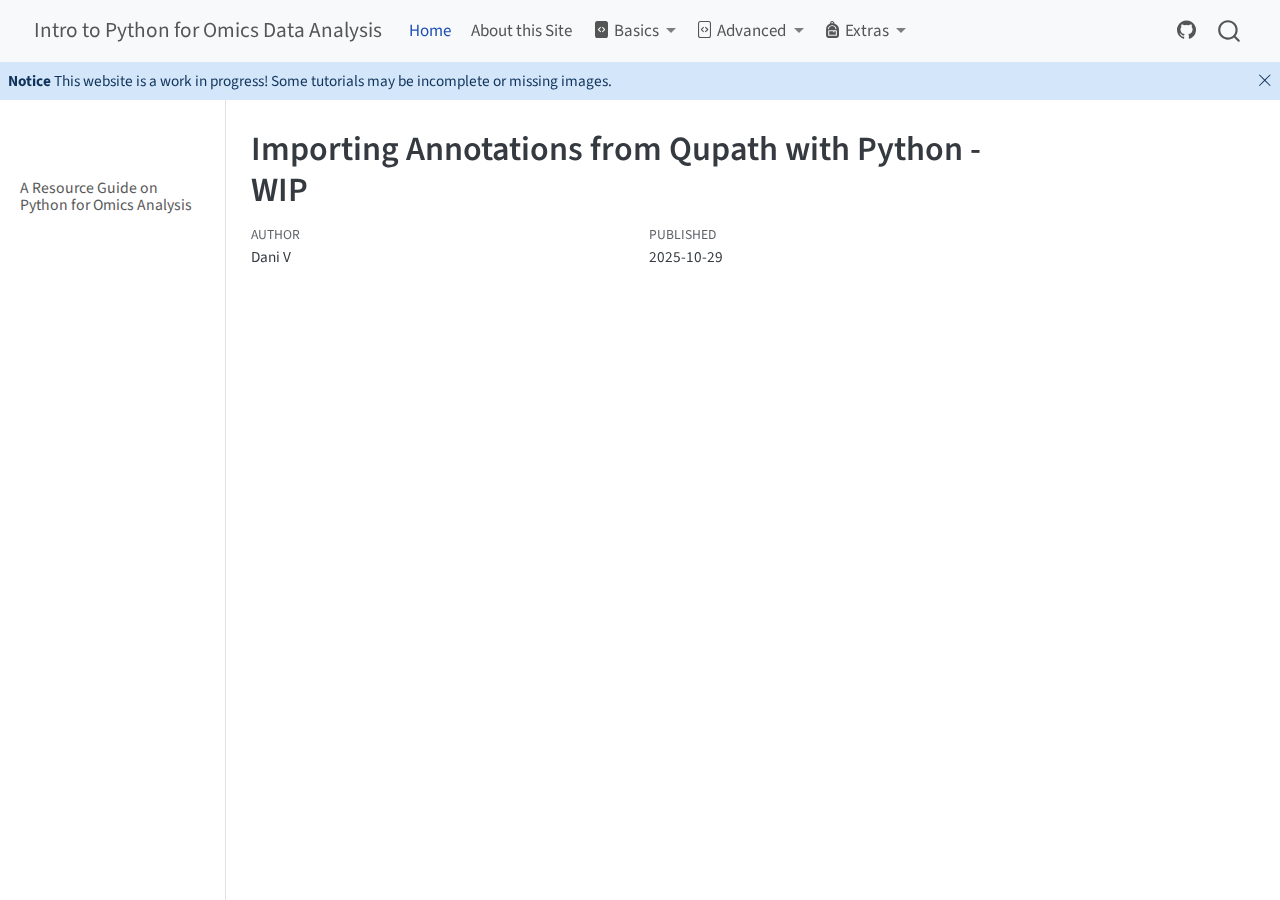
<file: docs/geojson_annot.html>
<!DOCTYPE html>
<html xmlns="http://www.w3.org/1999/xhtml" lang="en" xml:lang="en"><head>

<meta charset="utf-8">
<meta name="generator" content="quarto-1.8.24">

<meta name="viewport" content="width=device-width, initial-scale=1.0, user-scalable=yes">

<meta name="author" content="Dani V">
<meta name="dcterms.date" content="2025-10-29">

<title>Importing Annotations from Qupath with Python - WIP – Intro to Python for Omics Data Analysis</title>
<style>
code{white-space: pre-wrap;}
span.smallcaps{font-variant: small-caps;}
div.columns{display: flex; gap: min(4vw, 1.5em);}
div.column{flex: auto; overflow-x: auto;}
div.hanging-indent{margin-left: 1.5em; text-indent: -1.5em;}
ul.task-list{list-style: none;}
ul.task-list li input[type="checkbox"] {
  width: 0.8em;
  margin: 0 0.8em 0.2em -1em; /* quarto-specific, see https://github.com/quarto-dev/quarto-cli/issues/4556 */ 
  vertical-align: middle;
}
</style>


<script src="site_libs/quarto-nav/quarto-nav.js"></script>
<script src="site_libs/quarto-nav/headroom.min.js"></script>
<script src="site_libs/clipboard/clipboard.min.js"></script>
<script src="site_libs/quarto-search/autocomplete.umd.js"></script>
<script src="site_libs/quarto-search/fuse.min.js"></script>
<script src="site_libs/quarto-search/quarto-search.js"></script>
<meta name="quarto:offset" content="./">
<script src="site_libs/quarto-html/quarto.js" type="module"></script>
<script src="site_libs/quarto-html/tabsets/tabsets.js" type="module"></script>
<script src="site_libs/quarto-html/axe/axe-check.js" type="module"></script>
<script src="site_libs/quarto-html/popper.min.js"></script>
<script src="site_libs/quarto-html/tippy.umd.min.js"></script>
<script src="site_libs/quarto-html/anchor.min.js"></script>
<link href="site_libs/quarto-html/tippy.css" rel="stylesheet">
<link href="site_libs/quarto-html/quarto-syntax-highlighting-dc55a5b9e770e841cd82e46aadbfb9b0.css" rel="stylesheet" id="quarto-text-highlighting-styles">
<script src="site_libs/bootstrap/bootstrap.min.js"></script>
<link href="site_libs/bootstrap/bootstrap-icons.css" rel="stylesheet">
<link href="site_libs/bootstrap/bootstrap-9e05abaf0c4d7ef785fecc2ac9f6505e.min.css" rel="stylesheet" append-hash="true" id="quarto-bootstrap" data-mode="light">
<script id="quarto-search-options" type="application/json">{
  "location": "navbar",
  "copy-button": false,
  "collapse-after": 3,
  "panel-placement": "end",
  "type": "overlay",
  "limit": 50,
  "keyboard-shortcut": [
    "f",
    "/",
    "s"
  ],
  "show-item-context": false,
  "language": {
    "search-no-results-text": "No results",
    "search-matching-documents-text": "matching documents",
    "search-copy-link-title": "Copy link to search",
    "search-hide-matches-text": "Hide additional matches",
    "search-more-match-text": "more match in this document",
    "search-more-matches-text": "more matches in this document",
    "search-clear-button-title": "Clear",
    "search-text-placeholder": "",
    "search-detached-cancel-button-title": "Cancel",
    "search-submit-button-title": "Submit",
    "search-label": "Search"
  }
}</script>


</head>

<body class="nav-sidebar docked nav-fixed quarto-light">

<div id="quarto-search-results"></div>
  <header id="quarto-header" class="headroom fixed-top">
    <nav class="navbar navbar-expand-lg " data-bs-theme="dark">
      <div class="navbar-container container-fluid">
      <div class="navbar-brand-container mx-auto">
    <a href="./index.html" class="navbar-brand navbar-brand-logo">
    </a>
    <a class="navbar-brand" href="./index.html">
    <span class="navbar-title">Intro to Python for Omics Data Analysis</span>
    </a>
  </div>
            <div id="quarto-search" class="" title="Search"></div>
          <button class="navbar-toggler" type="button" data-bs-toggle="collapse" data-bs-target="#navbarCollapse" aria-controls="navbarCollapse" role="menu" aria-expanded="false" aria-label="Toggle navigation" onclick="if (window.quartoToggleHeadroom) { window.quartoToggleHeadroom(); }">
  <span class="navbar-toggler-icon"></span>
</button>
          <div class="collapse navbar-collapse" id="navbarCollapse">
            <ul class="navbar-nav navbar-nav-scroll me-auto">
  <li class="nav-item">
    <a class="nav-link active" href="./index.html" aria-current="page"> 
<span class="menu-text">Home</span></a>
  </li>  
  <li class="nav-item">
    <a class="nav-link" href="./about.html"> 
<span class="menu-text">About this Site</span></a>
  </li>  
  <li class="nav-item dropdown ">
    <a class="nav-link dropdown-toggle" href="#" id="nav-menu-basics" role="link" data-bs-toggle="dropdown" aria-expanded="false">
      <i class="bi bi-file-code-fill" role="img">
</i> 
 <span class="menu-text">Basics</span>
    </a>
    <ul class="dropdown-menu" aria-labelledby="nav-menu-basics">    
        <li>
    <a class="dropdown-item" href="./gettingstarted.html">
 <span class="dropdown-text">Getting Started with Python</span></a>
  </li>  
    </ul>
  </li>
  <li class="nav-item dropdown ">
    <a class="nav-link dropdown-toggle" href="#" id="nav-menu-advanced" role="link" data-bs-toggle="dropdown" aria-expanded="false">
      <i class="bi bi-file-code" role="img">
</i> 
 <span class="menu-text">Advanced</span>
    </a>
    <ul class="dropdown-menu" aria-labelledby="nav-menu-advanced">    
        <li>
    <a class="dropdown-item" href="./geojson_annot.html">
 <span class="dropdown-text">Importing Annotations from Qupath with Python - WIP</span></a>
  </li>  
        <li>
    <a class="dropdown-item" href="./cellpose_segmentation.html">
 <span class="dropdown-text">Cell Segmentation of MIF and H&amp;E images with Cellpose in Python - WIP</span></a>
  </li>  
    </ul>
  </li>
  <li class="nav-item dropdown ">
    <a class="nav-link dropdown-toggle" href="#" id="nav-menu-extras" role="link" data-bs-toggle="dropdown" aria-expanded="false">
      <i class="bi bi-backpack-fill" role="img">
</i> 
 <span class="menu-text">Extras</span>
    </a>
    <ul class="dropdown-menu" aria-labelledby="nav-menu-extras">    
        <li>
    <a class="dropdown-item" href="./refdump.html">
 <span class="dropdown-text">Reference Parking Lot</span></a>
  </li>  
    </ul>
  </li>
</ul>
            <ul class="navbar-nav navbar-nav-scroll ms-auto">
  <li class="nav-item compact">
    <a class="nav-link" href="https://github.com/daniv-20/IntroToPythonForOmicsDataAnalysis"> <i class="bi bi-github" role="img">
</i> 
<span class="menu-text"></span></a>
  </li>  
</ul>
          </div> <!-- /navcollapse -->
            <div class="quarto-navbar-tools">
</div>
      </div> <!-- /container-fluid -->
    </nav>
  <nav class="quarto-secondary-nav">
    <div class="container-fluid d-flex">
      <button type="button" class="quarto-btn-toggle btn" data-bs-toggle="collapse" role="button" data-bs-target=".quarto-sidebar-collapse-item" aria-controls="quarto-sidebar" aria-expanded="false" aria-label="Toggle sidebar navigation" onclick="if (window.quartoToggleHeadroom) { window.quartoToggleHeadroom(); }">
        <i class="bi bi-layout-text-sidebar-reverse"></i>
      </button>
        <nav class="quarto-page-breadcrumbs" aria-label="breadcrumb"><ol class="breadcrumb"><li class="breadcrumb-item">Importing Annotations from Qupath with Python - WIP</li></ol></nav>
        <a class="flex-grow-1" role="navigation" data-bs-toggle="collapse" data-bs-target=".quarto-sidebar-collapse-item" aria-controls="quarto-sidebar" aria-expanded="false" aria-label="Toggle sidebar navigation" onclick="if (window.quartoToggleHeadroom) { window.quartoToggleHeadroom(); }">      
        </a>
      <button type="button" class="btn quarto-search-button" aria-label="Search" onclick="window.quartoOpenSearch();">
        <i class="bi bi-search"></i>
      </button>
    </div>
  </nav>
  <div id="quarto-announcement" data-announcement-id="be913c3bee2d3e41b81352ba37bfd897" class="alert alert-primary hidden"><div class="quarto-announcement-content">
<p><strong>Notice</strong> This website is a work in progress! Some tutorials may be incomplete or missing images.</p>
</div><i class="bi bi-x-lg quarto-announcement-action"></i></div>
</header>
<!-- content -->
<div id="quarto-content" class="quarto-container page-columns page-rows-contents page-layout-article page-navbar">
<!-- sidebar -->
  <nav id="quarto-sidebar" class="sidebar collapse collapse-horizontal quarto-sidebar-collapse-item sidebar-navigation docked overflow-auto">
    <div class="pt-lg-2 mt-2 text-left sidebar-header">
      <a href="./index.html" class="sidebar-logo-link">
      </a>
      </div>
        <div class="mt-2 flex-shrink-0 align-items-center">
        <div class="sidebar-search">
        <div id="quarto-search" class="" title="Search"></div>
        </div>
        </div>
    <div class="sidebar-menu-container"> 
    <ul class="list-unstyled mt-1">
        <li class="sidebar-item">
  <div class="sidebar-item-container"> 
  <a href="./index.html" class="sidebar-item-text sidebar-link">
 <span class="menu-text">A Resource Guide on Python for Omics Analysis</span></a>
  </div>
</li>
    </ul>
    </div>
</nav>
<div id="quarto-sidebar-glass" class="quarto-sidebar-collapse-item" data-bs-toggle="collapse" data-bs-target=".quarto-sidebar-collapse-item"></div>
<!-- margin-sidebar -->
    <div id="quarto-margin-sidebar" class="sidebar margin-sidebar zindex-bottom">
        
    </div>
<!-- main -->
<main class="content" id="quarto-document-content">

<header id="title-block-header" class="quarto-title-block default">
<div class="quarto-title">
<h1 class="title">Importing Annotations from Qupath with Python - WIP</h1>
</div>



<div class="quarto-title-meta">

    <div>
    <div class="quarto-title-meta-heading">Author</div>
    <div class="quarto-title-meta-contents">
             <p>Dani V </p>
          </div>
  </div>
    
    <div>
    <div class="quarto-title-meta-heading">Published</div>
    <div class="quarto-title-meta-contents">
      <p class="date">2025-10-29</p>
    </div>
  </div>
  
    
  </div>
  


</header>





</main> <!-- /main -->
<script id="quarto-html-after-body" type="application/javascript">
  window.document.addEventListener("DOMContentLoaded", function (event) {
    const icon = "";
    const anchorJS = new window.AnchorJS();
    anchorJS.options = {
      placement: 'right',
      icon: icon
    };
    anchorJS.add('.anchored');
    const isCodeAnnotation = (el) => {
      for (const clz of el.classList) {
        if (clz.startsWith('code-annotation-')) {                     
          return true;
        }
      }
      return false;
    }
    const onCopySuccess = function(e) {
      // button target
      const button = e.trigger;
      // don't keep focus
      button.blur();
      // flash "checked"
      button.classList.add('code-copy-button-checked');
      var currentTitle = button.getAttribute("title");
      button.setAttribute("title", "Copied!");
      let tooltip;
      if (window.bootstrap) {
        button.setAttribute("data-bs-toggle", "tooltip");
        button.setAttribute("data-bs-placement", "left");
        button.setAttribute("data-bs-title", "Copied!");
        tooltip = new bootstrap.Tooltip(button, 
          { trigger: "manual", 
            customClass: "code-copy-button-tooltip",
            offset: [0, -8]});
        tooltip.show();    
      }
      setTimeout(function() {
        if (tooltip) {
          tooltip.hide();
          button.removeAttribute("data-bs-title");
          button.removeAttribute("data-bs-toggle");
          button.removeAttribute("data-bs-placement");
        }
        button.setAttribute("title", currentTitle);
        button.classList.remove('code-copy-button-checked');
      }, 1000);
      // clear code selection
      e.clearSelection();
    }
    const getTextToCopy = function(trigger) {
      const outerScaffold = trigger.parentElement.cloneNode(true);
      const codeEl = outerScaffold.querySelector('code');
      for (const childEl of codeEl.children) {
        if (isCodeAnnotation(childEl)) {
          childEl.remove();
        }
      }
      return codeEl.innerText;
    }
    const clipboard = new window.ClipboardJS('.code-copy-button:not([data-in-quarto-modal])', {
      text: getTextToCopy
    });
    clipboard.on('success', onCopySuccess);
    if (window.document.getElementById('quarto-embedded-source-code-modal')) {
      const clipboardModal = new window.ClipboardJS('.code-copy-button[data-in-quarto-modal]', {
        text: getTextToCopy,
        container: window.document.getElementById('quarto-embedded-source-code-modal')
      });
      clipboardModal.on('success', onCopySuccess);
    }
      var localhostRegex = new RegExp(/^(?:http|https):\/\/localhost\:?[0-9]*\//);
      var mailtoRegex = new RegExp(/^mailto:/);
        var filterRegex = new RegExp('/' + window.location.host + '/');
      var isInternal = (href) => {
          return filterRegex.test(href) || localhostRegex.test(href) || mailtoRegex.test(href);
      }
      // Inspect non-navigation links and adorn them if external
     var links = window.document.querySelectorAll('a[href]:not(.nav-link):not(.navbar-brand):not(.toc-action):not(.sidebar-link):not(.sidebar-item-toggle):not(.pagination-link):not(.no-external):not([aria-hidden]):not(.dropdown-item):not(.quarto-navigation-tool):not(.about-link)');
      for (var i=0; i<links.length; i++) {
        const link = links[i];
        if (!isInternal(link.href)) {
          // undo the damage that might have been done by quarto-nav.js in the case of
          // links that we want to consider external
          if (link.dataset.originalHref !== undefined) {
            link.href = link.dataset.originalHref;
          }
        }
      }
    function tippyHover(el, contentFn, onTriggerFn, onUntriggerFn) {
      const config = {
        allowHTML: true,
        maxWidth: 500,
        delay: 100,
        arrow: false,
        appendTo: function(el) {
            return el.parentElement;
        },
        interactive: true,
        interactiveBorder: 10,
        theme: 'quarto',
        placement: 'bottom-start',
      };
      if (contentFn) {
        config.content = contentFn;
      }
      if (onTriggerFn) {
        config.onTrigger = onTriggerFn;
      }
      if (onUntriggerFn) {
        config.onUntrigger = onUntriggerFn;
      }
      window.tippy(el, config); 
    }
    const noterefs = window.document.querySelectorAll('a[role="doc-noteref"]');
    for (var i=0; i<noterefs.length; i++) {
      const ref = noterefs[i];
      tippyHover(ref, function() {
        // use id or data attribute instead here
        let href = ref.getAttribute('data-footnote-href') || ref.getAttribute('href');
        try { href = new URL(href).hash; } catch {}
        const id = href.replace(/^#\/?/, "");
        const note = window.document.getElementById(id);
        if (note) {
          return note.innerHTML;
        } else {
          return "";
        }
      });
    }
    const xrefs = window.document.querySelectorAll('a.quarto-xref');
    const processXRef = (id, note) => {
      // Strip column container classes
      const stripColumnClz = (el) => {
        el.classList.remove("page-full", "page-columns");
        if (el.children) {
          for (const child of el.children) {
            stripColumnClz(child);
          }
        }
      }
      stripColumnClz(note)
      if (id === null || id.startsWith('sec-')) {
        // Special case sections, only their first couple elements
        const container = document.createElement("div");
        if (note.children && note.children.length > 2) {
          container.appendChild(note.children[0].cloneNode(true));
          for (let i = 1; i < note.children.length; i++) {
            const child = note.children[i];
            if (child.tagName === "P" && child.innerText === "") {
              continue;
            } else {
              container.appendChild(child.cloneNode(true));
              break;
            }
          }
          if (window.Quarto?.typesetMath) {
            window.Quarto.typesetMath(container);
          }
          return container.innerHTML
        } else {
          if (window.Quarto?.typesetMath) {
            window.Quarto.typesetMath(note);
          }
          return note.innerHTML;
        }
      } else {
        // Remove any anchor links if they are present
        const anchorLink = note.querySelector('a.anchorjs-link');
        if (anchorLink) {
          anchorLink.remove();
        }
        if (window.Quarto?.typesetMath) {
          window.Quarto.typesetMath(note);
        }
        if (note.classList.contains("callout")) {
          return note.outerHTML;
        } else {
          return note.innerHTML;
        }
      }
    }
    for (var i=0; i<xrefs.length; i++) {
      const xref = xrefs[i];
      tippyHover(xref, undefined, function(instance) {
        instance.disable();
        let url = xref.getAttribute('href');
        let hash = undefined; 
        if (url.startsWith('#')) {
          hash = url;
        } else {
          try { hash = new URL(url).hash; } catch {}
        }
        if (hash) {
          const id = hash.replace(/^#\/?/, "");
          const note = window.document.getElementById(id);
          if (note !== null) {
            try {
              const html = processXRef(id, note.cloneNode(true));
              instance.setContent(html);
            } finally {
              instance.enable();
              instance.show();
            }
          } else {
            // See if we can fetch this
            fetch(url.split('#')[0])
            .then(res => res.text())
            .then(html => {
              const parser = new DOMParser();
              const htmlDoc = parser.parseFromString(html, "text/html");
              const note = htmlDoc.getElementById(id);
              if (note !== null) {
                const html = processXRef(id, note);
                instance.setContent(html);
              } 
            }).finally(() => {
              instance.enable();
              instance.show();
            });
          }
        } else {
          // See if we can fetch a full url (with no hash to target)
          // This is a special case and we should probably do some content thinning / targeting
          fetch(url)
          .then(res => res.text())
          .then(html => {
            const parser = new DOMParser();
            const htmlDoc = parser.parseFromString(html, "text/html");
            const note = htmlDoc.querySelector('main.content');
            if (note !== null) {
              // This should only happen for chapter cross references
              // (since there is no id in the URL)
              // remove the first header
              if (note.children.length > 0 && note.children[0].tagName === "HEADER") {
                note.children[0].remove();
              }
              const html = processXRef(null, note);
              instance.setContent(html);
            } 
          }).finally(() => {
            instance.enable();
            instance.show();
          });
        }
      }, function(instance) {
      });
    }
        let selectedAnnoteEl;
        const selectorForAnnotation = ( cell, annotation) => {
          let cellAttr = 'data-code-cell="' + cell + '"';
          let lineAttr = 'data-code-annotation="' +  annotation + '"';
          const selector = 'span[' + cellAttr + '][' + lineAttr + ']';
          return selector;
        }
        const selectCodeLines = (annoteEl) => {
          const doc = window.document;
          const targetCell = annoteEl.getAttribute("data-target-cell");
          const targetAnnotation = annoteEl.getAttribute("data-target-annotation");
          const annoteSpan = window.document.querySelector(selectorForAnnotation(targetCell, targetAnnotation));
          const lines = annoteSpan.getAttribute("data-code-lines").split(",");
          const lineIds = lines.map((line) => {
            return targetCell + "-" + line;
          })
          let top = null;
          let height = null;
          let parent = null;
          if (lineIds.length > 0) {
              //compute the position of the single el (top and bottom and make a div)
              const el = window.document.getElementById(lineIds[0]);
              top = el.offsetTop;
              height = el.offsetHeight;
              parent = el.parentElement.parentElement;
            if (lineIds.length > 1) {
              const lastEl = window.document.getElementById(lineIds[lineIds.length - 1]);
              const bottom = lastEl.offsetTop + lastEl.offsetHeight;
              height = bottom - top;
            }
            if (top !== null && height !== null && parent !== null) {
              // cook up a div (if necessary) and position it 
              let div = window.document.getElementById("code-annotation-line-highlight");
              if (div === null) {
                div = window.document.createElement("div");
                div.setAttribute("id", "code-annotation-line-highlight");
                div.style.position = 'absolute';
                parent.appendChild(div);
              }
              div.style.top = top - 2 + "px";
              div.style.height = height + 4 + "px";
              div.style.left = 0;
              let gutterDiv = window.document.getElementById("code-annotation-line-highlight-gutter");
              if (gutterDiv === null) {
                gutterDiv = window.document.createElement("div");
                gutterDiv.setAttribute("id", "code-annotation-line-highlight-gutter");
                gutterDiv.style.position = 'absolute';
                const codeCell = window.document.getElementById(targetCell);
                const gutter = codeCell.querySelector('.code-annotation-gutter');
                gutter.appendChild(gutterDiv);
              }
              gutterDiv.style.top = top - 2 + "px";
              gutterDiv.style.height = height + 4 + "px";
            }
            selectedAnnoteEl = annoteEl;
          }
        };
        const unselectCodeLines = () => {
          const elementsIds = ["code-annotation-line-highlight", "code-annotation-line-highlight-gutter"];
          elementsIds.forEach((elId) => {
            const div = window.document.getElementById(elId);
            if (div) {
              div.remove();
            }
          });
          selectedAnnoteEl = undefined;
        };
          // Handle positioning of the toggle
      window.addEventListener(
        "resize",
        throttle(() => {
          elRect = undefined;
          if (selectedAnnoteEl) {
            selectCodeLines(selectedAnnoteEl);
          }
        }, 10)
      );
      function throttle(fn, ms) {
      let throttle = false;
      let timer;
        return (...args) => {
          if(!throttle) { // first call gets through
              fn.apply(this, args);
              throttle = true;
          } else { // all the others get throttled
              if(timer) clearTimeout(timer); // cancel #2
              timer = setTimeout(() => {
                fn.apply(this, args);
                timer = throttle = false;
              }, ms);
          }
        };
      }
        // Attach click handler to the DT
        const annoteDls = window.document.querySelectorAll('dt[data-target-cell]');
        for (const annoteDlNode of annoteDls) {
          annoteDlNode.addEventListener('click', (event) => {
            const clickedEl = event.target;
            if (clickedEl !== selectedAnnoteEl) {
              unselectCodeLines();
              const activeEl = window.document.querySelector('dt[data-target-cell].code-annotation-active');
              if (activeEl) {
                activeEl.classList.remove('code-annotation-active');
              }
              selectCodeLines(clickedEl);
              clickedEl.classList.add('code-annotation-active');
            } else {
              // Unselect the line
              unselectCodeLines();
              clickedEl.classList.remove('code-annotation-active');
            }
          });
        }
    const findCites = (el) => {
      const parentEl = el.parentElement;
      if (parentEl) {
        const cites = parentEl.dataset.cites;
        if (cites) {
          return {
            el,
            cites: cites.split(' ')
          };
        } else {
          return findCites(el.parentElement)
        }
      } else {
        return undefined;
      }
    };
    var bibliorefs = window.document.querySelectorAll('a[role="doc-biblioref"]');
    for (var i=0; i<bibliorefs.length; i++) {
      const ref = bibliorefs[i];
      const citeInfo = findCites(ref);
      if (citeInfo) {
        tippyHover(citeInfo.el, function() {
          var popup = window.document.createElement('div');
          citeInfo.cites.forEach(function(cite) {
            var citeDiv = window.document.createElement('div');
            citeDiv.classList.add('hanging-indent');
            citeDiv.classList.add('csl-entry');
            var biblioDiv = window.document.getElementById('ref-' + cite);
            if (biblioDiv) {
              citeDiv.innerHTML = biblioDiv.innerHTML;
            }
            popup.appendChild(citeDiv);
          });
          return popup.innerHTML;
        });
      }
    }
  });
  </script>
</div> <!-- /content -->




</body></html>
</file>
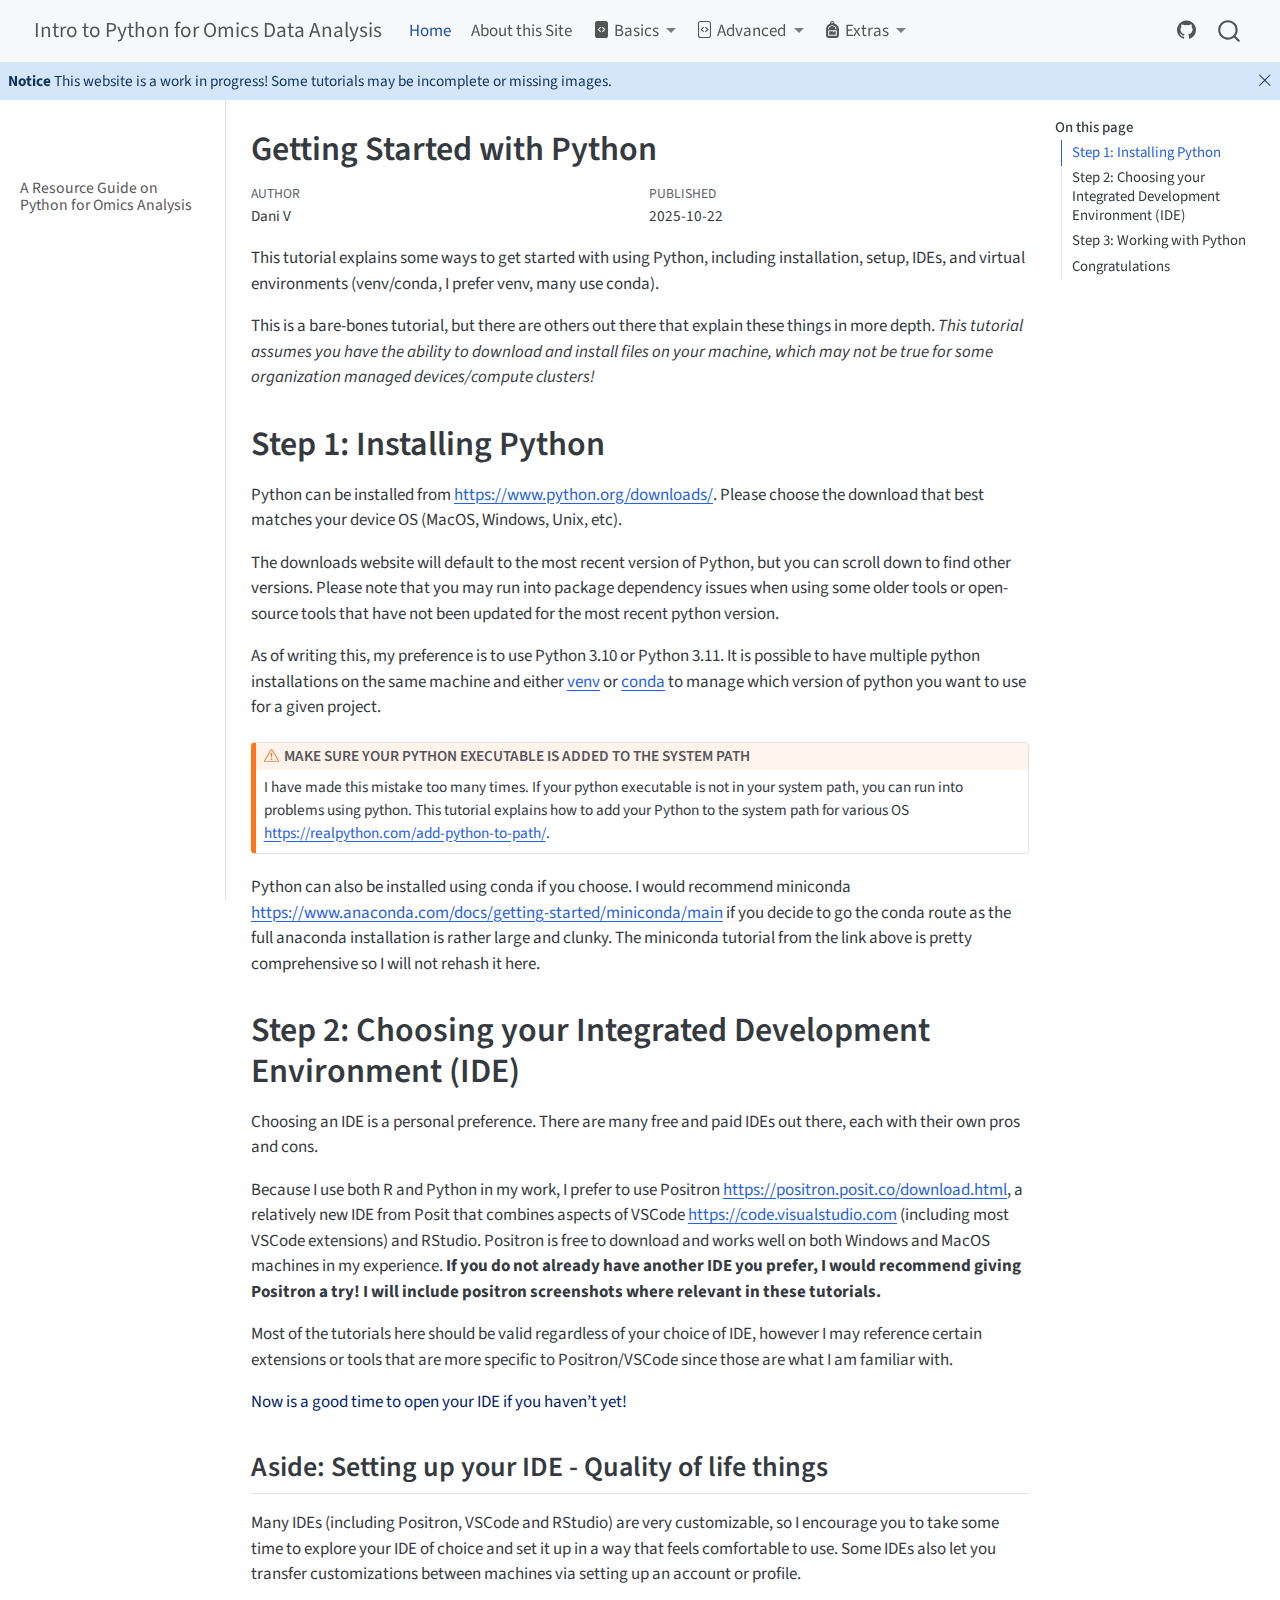
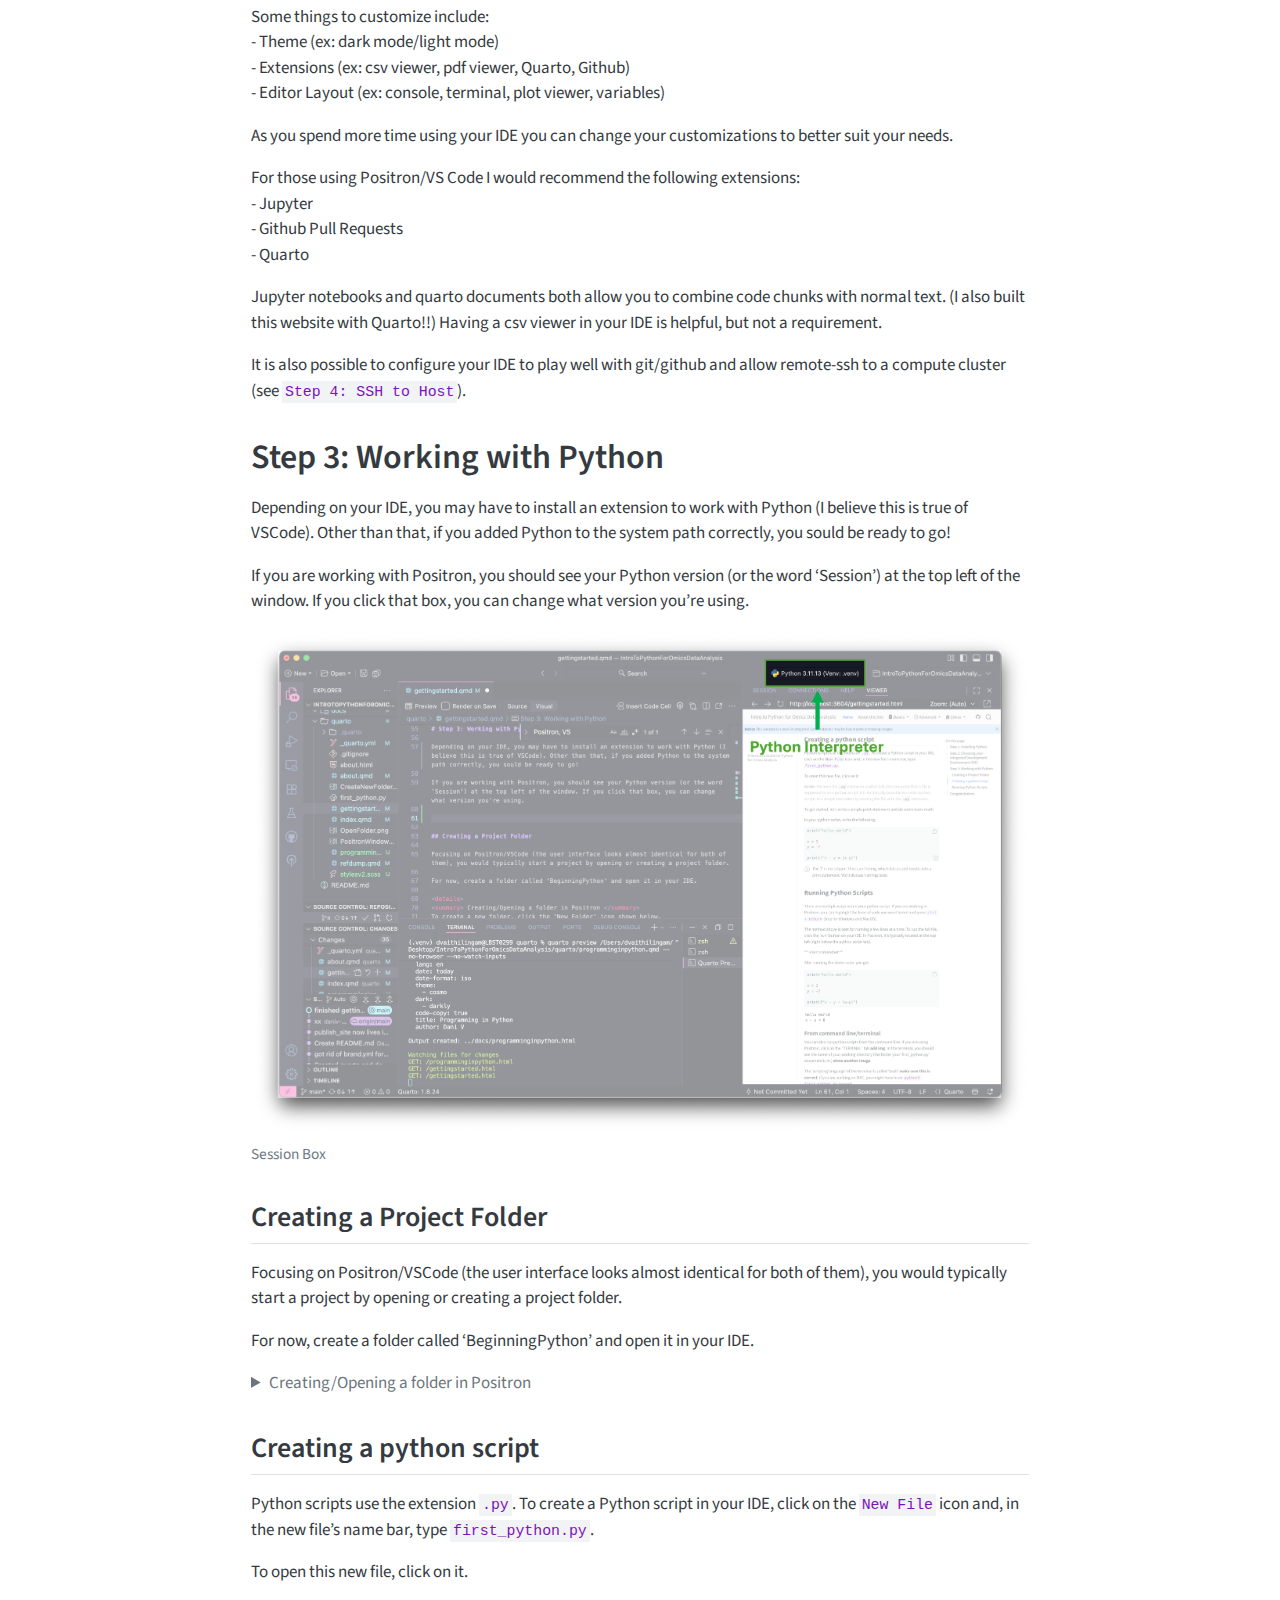
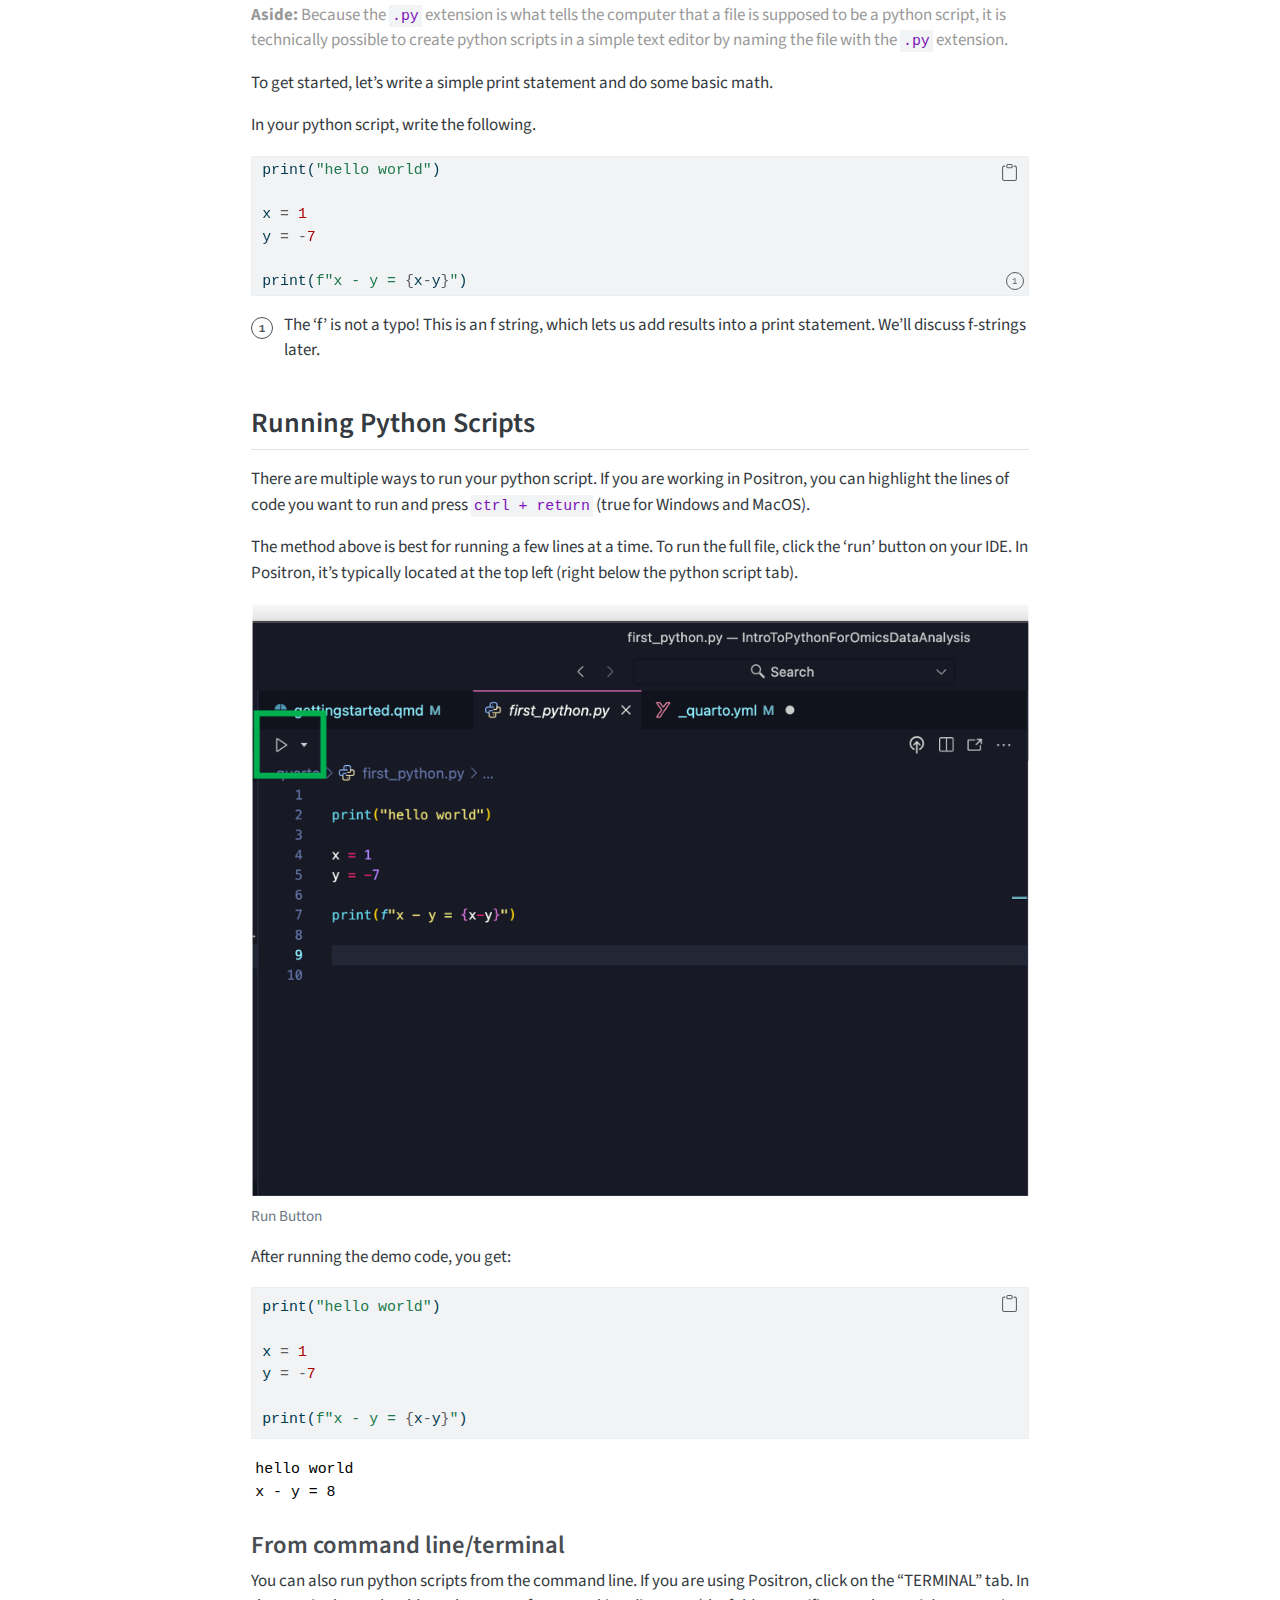
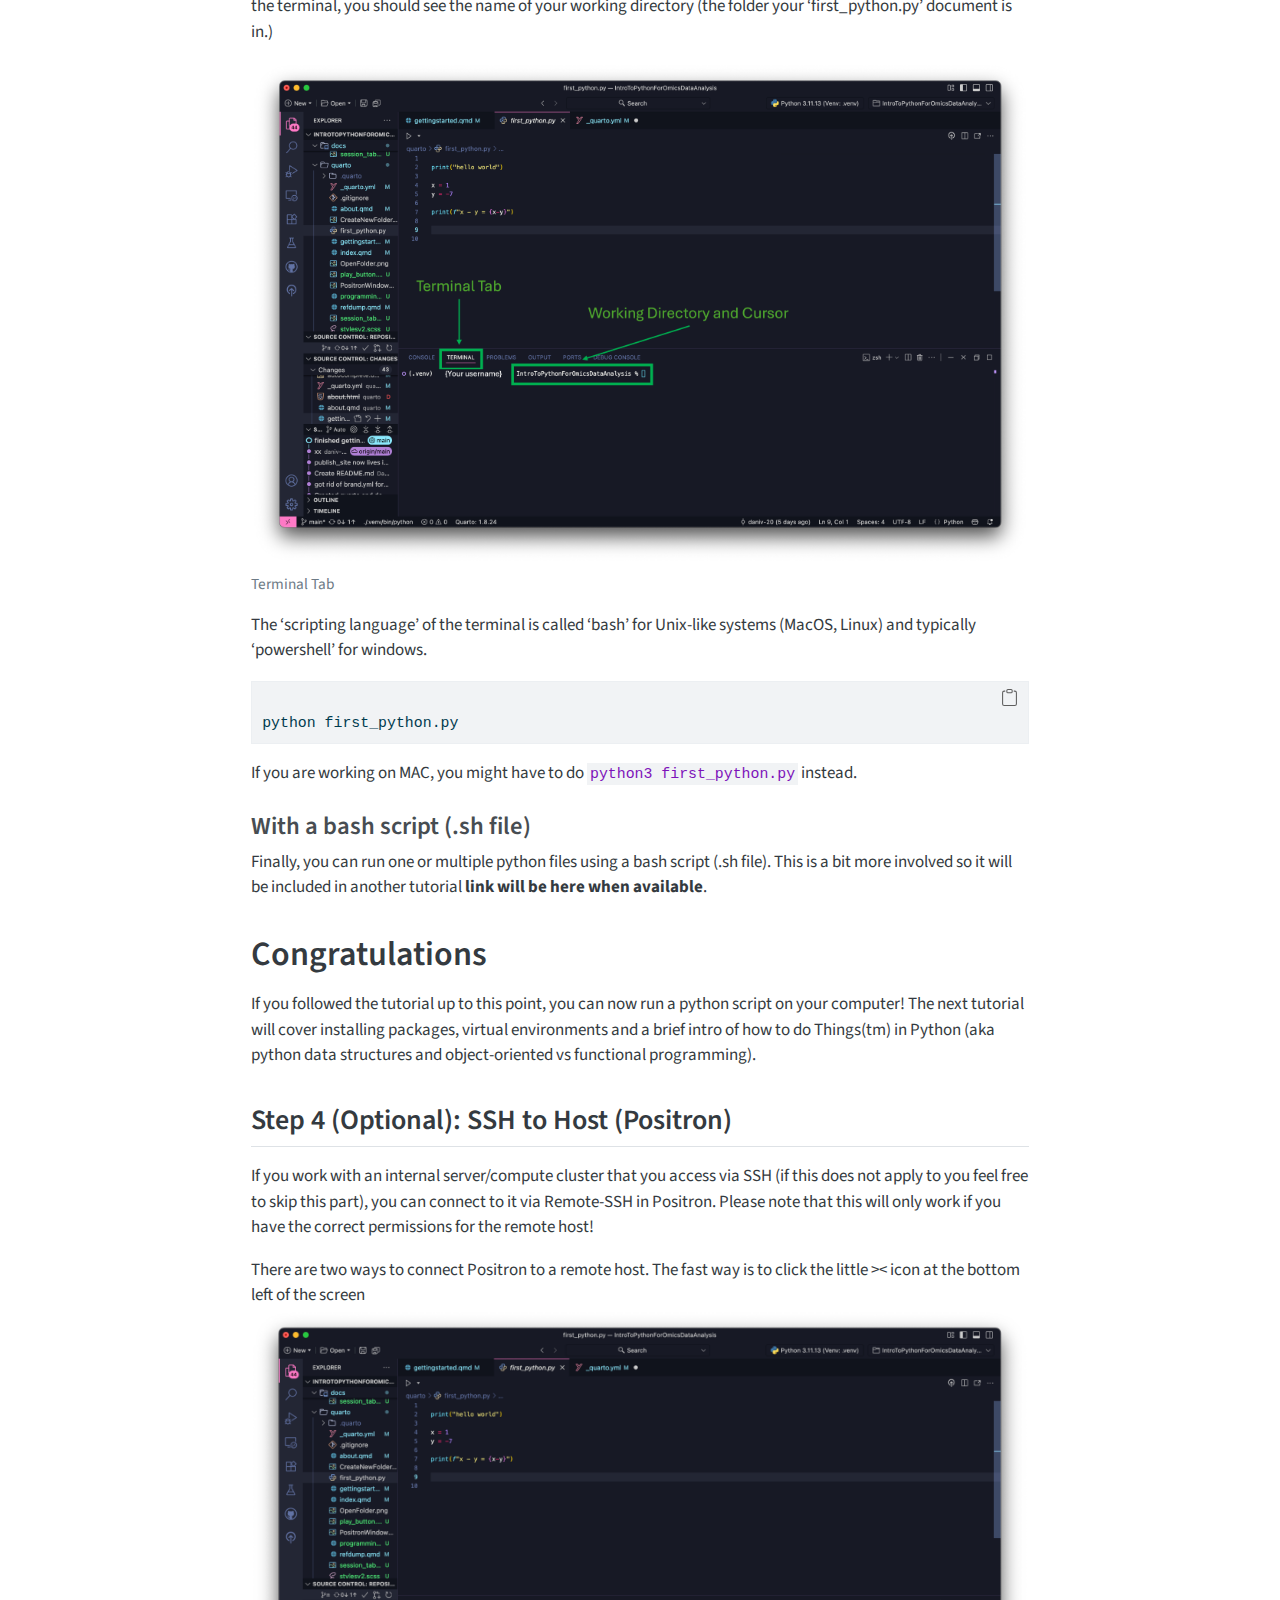
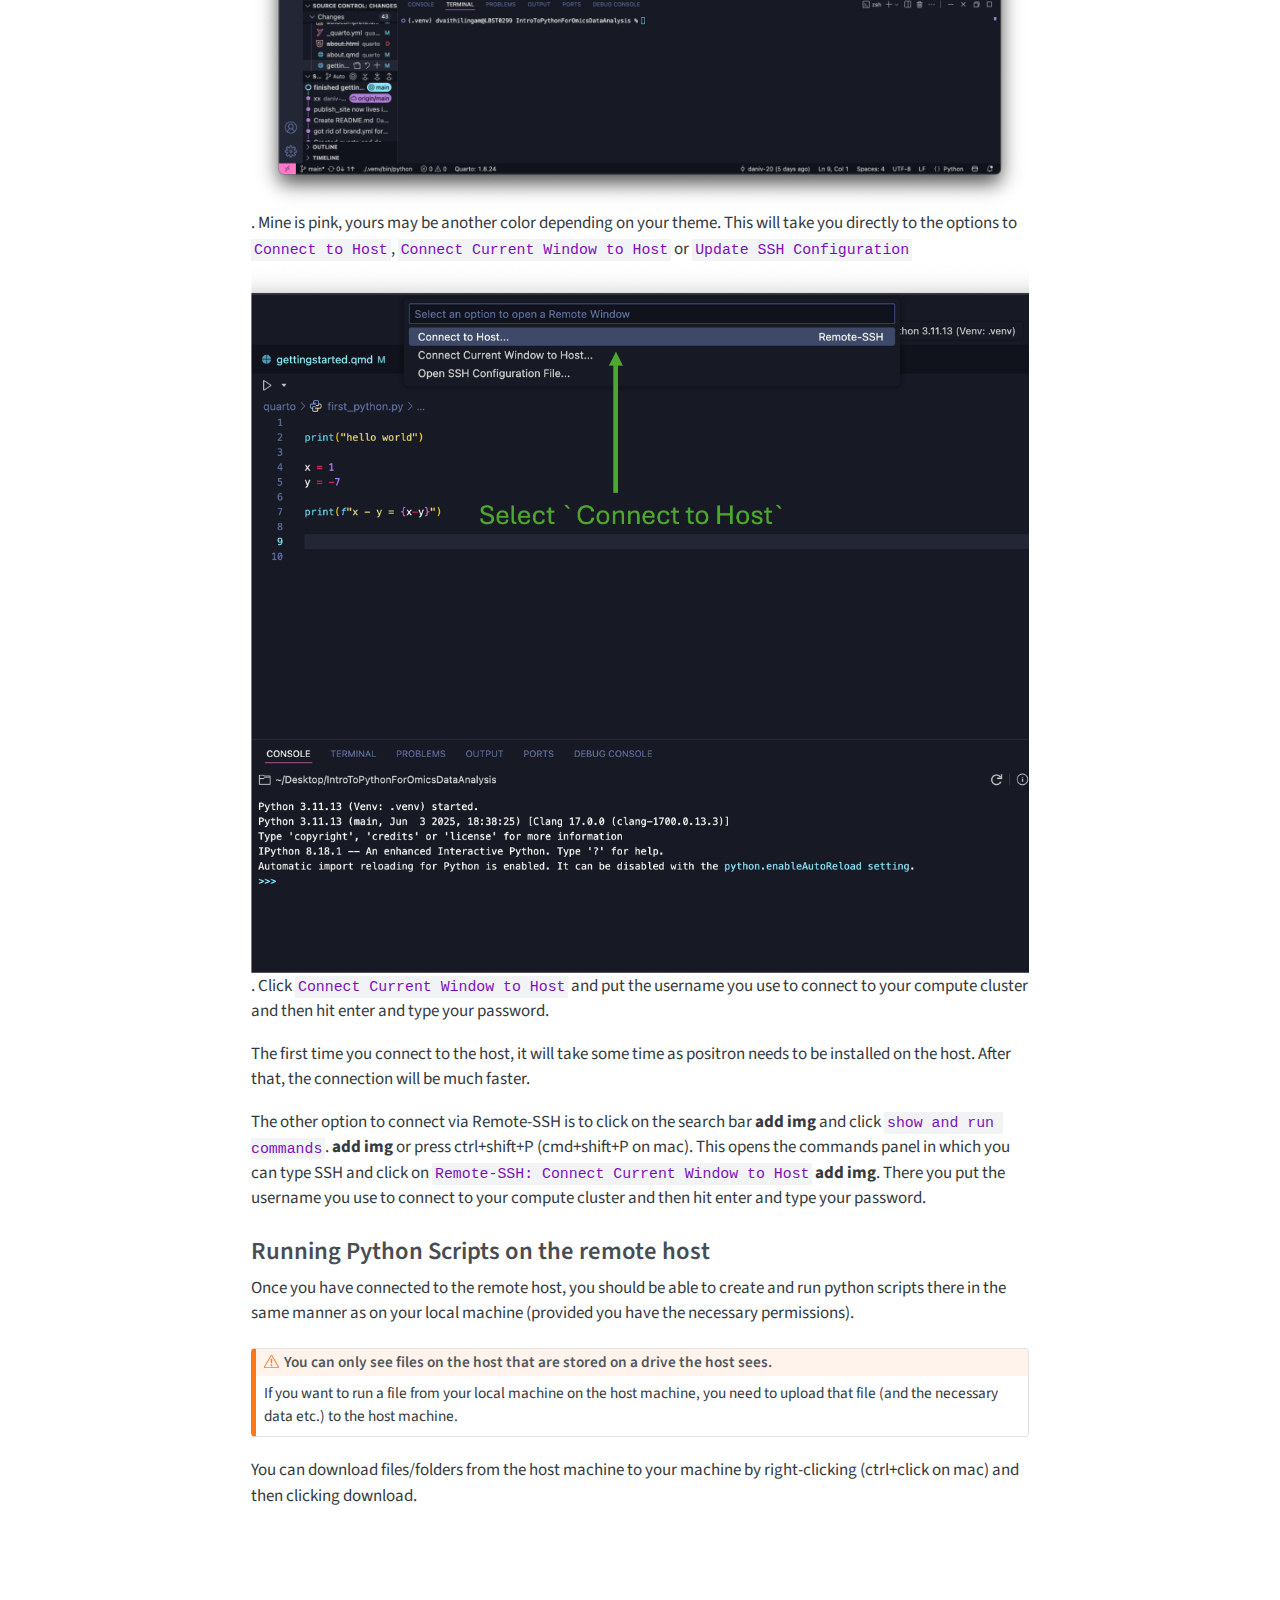
<file: docs/gettingstarted.html>
<!DOCTYPE html>
<html xmlns="http://www.w3.org/1999/xhtml" lang="en" xml:lang="en"><head>

<meta charset="utf-8">
<meta name="generator" content="quarto-1.8.24">

<meta name="viewport" content="width=device-width, initial-scale=1.0, user-scalable=yes">

<meta name="author" content="Dani V">
<meta name="dcterms.date" content="2025-10-22">

<title>Getting Started with Python – Intro to Python for Omics Data Analysis</title>
<style>
code{white-space: pre-wrap;}
span.smallcaps{font-variant: small-caps;}
div.columns{display: flex; gap: min(4vw, 1.5em);}
div.column{flex: auto; overflow-x: auto;}
div.hanging-indent{margin-left: 1.5em; text-indent: -1.5em;}
ul.task-list{list-style: none;}
ul.task-list li input[type="checkbox"] {
  width: 0.8em;
  margin: 0 0.8em 0.2em -1em; /* quarto-specific, see https://github.com/quarto-dev/quarto-cli/issues/4556 */ 
  vertical-align: middle;
}
/* CSS for syntax highlighting */
html { -webkit-text-size-adjust: 100%; }
pre > code.sourceCode { white-space: pre; position: relative; }
pre > code.sourceCode > span { display: inline-block; line-height: 1.25; }
pre > code.sourceCode > span:empty { height: 1.2em; }
.sourceCode { overflow: visible; }
code.sourceCode > span { color: inherit; text-decoration: inherit; }
div.sourceCode { margin: 1em 0; }
pre.sourceCode { margin: 0; }
@media screen {
div.sourceCode { overflow: auto; }
}
@media print {
pre > code.sourceCode { white-space: pre-wrap; }
pre > code.sourceCode > span { text-indent: -5em; padding-left: 5em; }
}
pre.numberSource code
  { counter-reset: source-line 0; }
pre.numberSource code > span
  { position: relative; left: -4em; counter-increment: source-line; }
pre.numberSource code > span > a:first-child::before
  { content: counter(source-line);
    position: relative; left: -1em; text-align: right; vertical-align: baseline;
    border: none; display: inline-block;
    -webkit-touch-callout: none; -webkit-user-select: none;
    -khtml-user-select: none; -moz-user-select: none;
    -ms-user-select: none; user-select: none;
    padding: 0 4px; width: 4em;
  }
pre.numberSource { margin-left: 3em;  padding-left: 4px; }
div.sourceCode
  {   }
@media screen {
pre > code.sourceCode > span > a:first-child::before { text-decoration: underline; }
}
</style>


<script src="site_libs/quarto-nav/quarto-nav.js"></script>
<script src="site_libs/quarto-nav/headroom.min.js"></script>
<script src="site_libs/clipboard/clipboard.min.js"></script>
<script src="site_libs/quarto-search/autocomplete.umd.js"></script>
<script src="site_libs/quarto-search/fuse.min.js"></script>
<script src="site_libs/quarto-search/quarto-search.js"></script>
<meta name="quarto:offset" content="./">
<script src="site_libs/quarto-html/quarto.js" type="module"></script>
<script src="site_libs/quarto-html/tabsets/tabsets.js" type="module"></script>
<script src="site_libs/quarto-html/axe/axe-check.js" type="module"></script>
<script src="site_libs/quarto-html/popper.min.js"></script>
<script src="site_libs/quarto-html/tippy.umd.min.js"></script>
<script src="site_libs/quarto-html/anchor.min.js"></script>
<link href="site_libs/quarto-html/tippy.css" rel="stylesheet">
<link href="site_libs/quarto-html/quarto-syntax-highlighting-dc55a5b9e770e841cd82e46aadbfb9b0.css" rel="stylesheet" id="quarto-text-highlighting-styles">
<script src="site_libs/bootstrap/bootstrap.min.js"></script>
<link href="site_libs/bootstrap/bootstrap-icons.css" rel="stylesheet">
<link href="site_libs/bootstrap/bootstrap-9e05abaf0c4d7ef785fecc2ac9f6505e.min.css" rel="stylesheet" append-hash="true" id="quarto-bootstrap" data-mode="light">
<script id="quarto-search-options" type="application/json">{
  "location": "navbar",
  "copy-button": false,
  "collapse-after": 3,
  "panel-placement": "end",
  "type": "overlay",
  "limit": 50,
  "keyboard-shortcut": [
    "f",
    "/",
    "s"
  ],
  "show-item-context": false,
  "language": {
    "search-no-results-text": "No results",
    "search-matching-documents-text": "matching documents",
    "search-copy-link-title": "Copy link to search",
    "search-hide-matches-text": "Hide additional matches",
    "search-more-match-text": "more match in this document",
    "search-more-matches-text": "more matches in this document",
    "search-clear-button-title": "Clear",
    "search-text-placeholder": "",
    "search-detached-cancel-button-title": "Cancel",
    "search-submit-button-title": "Submit",
    "search-label": "Search"
  }
}</script>


</head>

<body class="nav-sidebar docked nav-fixed quarto-light">

<div id="quarto-search-results"></div>
  <header id="quarto-header" class="headroom fixed-top">
    <nav class="navbar navbar-expand-lg " data-bs-theme="dark">
      <div class="navbar-container container-fluid">
      <div class="navbar-brand-container mx-auto">
    <a href="./index.html" class="navbar-brand navbar-brand-logo">
    </a>
    <a class="navbar-brand" href="./index.html">
    <span class="navbar-title">Intro to Python for Omics Data Analysis</span>
    </a>
  </div>
            <div id="quarto-search" class="" title="Search"></div>
          <button class="navbar-toggler" type="button" data-bs-toggle="collapse" data-bs-target="#navbarCollapse" aria-controls="navbarCollapse" role="menu" aria-expanded="false" aria-label="Toggle navigation" onclick="if (window.quartoToggleHeadroom) { window.quartoToggleHeadroom(); }">
  <span class="navbar-toggler-icon"></span>
</button>
          <div class="collapse navbar-collapse" id="navbarCollapse">
            <ul class="navbar-nav navbar-nav-scroll me-auto">
  <li class="nav-item">
    <a class="nav-link active" href="./index.html" aria-current="page"> 
<span class="menu-text">Home</span></a>
  </li>  
  <li class="nav-item">
    <a class="nav-link" href="./about.html"> 
<span class="menu-text">About this Site</span></a>
  </li>  
  <li class="nav-item dropdown ">
    <a class="nav-link dropdown-toggle" href="#" id="nav-menu-basics" role="link" data-bs-toggle="dropdown" aria-expanded="false">
      <i class="bi bi-file-code-fill" role="img">
</i> 
 <span class="menu-text">Basics</span>
    </a>
    <ul class="dropdown-menu" aria-labelledby="nav-menu-basics">    
        <li>
    <a class="dropdown-item" href="./gettingstarted.html">
 <span class="dropdown-text">Getting Started with Python</span></a>
  </li>  
    </ul>
  </li>
  <li class="nav-item dropdown ">
    <a class="nav-link dropdown-toggle" href="#" id="nav-menu-advanced" role="link" data-bs-toggle="dropdown" aria-expanded="false">
      <i class="bi bi-file-code" role="img">
</i> 
 <span class="menu-text">Advanced</span>
    </a>
    <ul class="dropdown-menu" aria-labelledby="nav-menu-advanced">    
        <li class="dropdown-header">geojson_annot.qmd</li>
    </ul>
  </li>
  <li class="nav-item dropdown ">
    <a class="nav-link dropdown-toggle" href="#" id="nav-menu-extras" role="link" data-bs-toggle="dropdown" aria-expanded="false">
      <i class="bi bi-backpack-fill" role="img">
</i> 
 <span class="menu-text">Extras</span>
    </a>
    <ul class="dropdown-menu" aria-labelledby="nav-menu-extras">    
        <li>
    <a class="dropdown-item" href="./refdump.html">
 <span class="dropdown-text">Reference Parking Lot</span></a>
  </li>  
    </ul>
  </li>
</ul>
            <ul class="navbar-nav navbar-nav-scroll ms-auto">
  <li class="nav-item compact">
    <a class="nav-link" href="https://github.com/daniv-20/IntroToPythonForOmicsDataAnalysis"> <i class="bi bi-github" role="img">
</i> 
<span class="menu-text"></span></a>
  </li>  
</ul>
          </div> <!-- /navcollapse -->
            <div class="quarto-navbar-tools">
</div>
      </div> <!-- /container-fluid -->
    </nav>
  <nav class="quarto-secondary-nav">
    <div class="container-fluid d-flex">
      <button type="button" class="quarto-btn-toggle btn" data-bs-toggle="collapse" role="button" data-bs-target=".quarto-sidebar-collapse-item" aria-controls="quarto-sidebar" aria-expanded="false" aria-label="Toggle sidebar navigation" onclick="if (window.quartoToggleHeadroom) { window.quartoToggleHeadroom(); }">
        <i class="bi bi-layout-text-sidebar-reverse"></i>
      </button>
        <nav class="quarto-page-breadcrumbs" aria-label="breadcrumb"><ol class="breadcrumb"><li class="breadcrumb-item">Getting Started with Python</li></ol></nav>
        <a class="flex-grow-1" role="navigation" data-bs-toggle="collapse" data-bs-target=".quarto-sidebar-collapse-item" aria-controls="quarto-sidebar" aria-expanded="false" aria-label="Toggle sidebar navigation" onclick="if (window.quartoToggleHeadroom) { window.quartoToggleHeadroom(); }">      
        </a>
      <button type="button" class="btn quarto-search-button" aria-label="Search" onclick="window.quartoOpenSearch();">
        <i class="bi bi-search"></i>
      </button>
    </div>
  </nav>
  <div id="quarto-announcement" data-announcement-id="be913c3bee2d3e41b81352ba37bfd897" class="alert alert-primary hidden"><div class="quarto-announcement-content">
<p><strong>Notice</strong> This website is a work in progress! Some tutorials may be incomplete or missing images.</p>
</div><i class="bi bi-x-lg quarto-announcement-action"></i></div>
</header>
<!-- content -->
<div id="quarto-content" class="quarto-container page-columns page-rows-contents page-layout-article page-navbar">
<!-- sidebar -->
  <nav id="quarto-sidebar" class="sidebar collapse collapse-horizontal quarto-sidebar-collapse-item sidebar-navigation docked overflow-auto">
    <div class="pt-lg-2 mt-2 text-left sidebar-header">
      <a href="./index.html" class="sidebar-logo-link">
      </a>
      </div>
        <div class="mt-2 flex-shrink-0 align-items-center">
        <div class="sidebar-search">
        <div id="quarto-search" class="" title="Search"></div>
        </div>
        </div>
    <div class="sidebar-menu-container"> 
    <ul class="list-unstyled mt-1">
        <li class="sidebar-item">
  <div class="sidebar-item-container"> 
  <a href="./index.html" class="sidebar-item-text sidebar-link">
 <span class="menu-text">A Resource Guide on Python for Omics Analysis</span></a>
  </div>
</li>
    </ul>
    </div>
</nav>
<div id="quarto-sidebar-glass" class="quarto-sidebar-collapse-item" data-bs-toggle="collapse" data-bs-target=".quarto-sidebar-collapse-item"></div>
<!-- margin-sidebar -->
    <div id="quarto-margin-sidebar" class="sidebar margin-sidebar">
        <nav id="TOC" role="doc-toc" class="toc-active">
    <h2 id="toc-title">On this page</h2>
   
  <ul>
  <li><a href="#step-1-installing-python" id="toc-step-1-installing-python" class="nav-link active" data-scroll-target="#step-1-installing-python">Step 1: Installing Python</a></li>
  <li><a href="#step-2-choosing-your-integrated-development-environment-ide" id="toc-step-2-choosing-your-integrated-development-environment-ide" class="nav-link" data-scroll-target="#step-2-choosing-your-integrated-development-environment-ide">Step 2: Choosing your Integrated Development Environment (IDE)</a>
  <ul class="collapse">
  <li><a href="#aside-setting-up-your-ide---quality-of-life-things" id="toc-aside-setting-up-your-ide---quality-of-life-things" class="nav-link" data-scroll-target="#aside-setting-up-your-ide---quality-of-life-things">Aside: Setting up your IDE - Quality of life things</a></li>
  </ul></li>
  <li><a href="#step-3-working-with-python" id="toc-step-3-working-with-python" class="nav-link" data-scroll-target="#step-3-working-with-python">Step 3: Working with Python</a>
  <ul class="collapse">
  <li><a href="#creating-a-project-folder" id="toc-creating-a-project-folder" class="nav-link" data-scroll-target="#creating-a-project-folder">Creating a Project Folder</a></li>
  <li><a href="#creating-a-python-script" id="toc-creating-a-python-script" class="nav-link" data-scroll-target="#creating-a-python-script">Creating a python script</a></li>
  <li><a href="#running-python-scripts" id="toc-running-python-scripts" class="nav-link" data-scroll-target="#running-python-scripts">Running Python Scripts</a>
  <ul class="collapse">
  <li><a href="#from-command-lineterminal" id="toc-from-command-lineterminal" class="nav-link" data-scroll-target="#from-command-lineterminal">From command line/terminal</a></li>
  <li><a href="#with-a-bash-script-.sh-file" id="toc-with-a-bash-script-.sh-file" class="nav-link" data-scroll-target="#with-a-bash-script-.sh-file">With a bash script (.sh file)</a></li>
  </ul></li>
  </ul></li>
  <li><a href="#congratulations" id="toc-congratulations" class="nav-link" data-scroll-target="#congratulations">Congratulations</a>
  <ul class="collapse">
  <li><a href="#step-4-optional-ssh-to-host-positron" id="toc-step-4-optional-ssh-to-host-positron" class="nav-link" data-scroll-target="#step-4-optional-ssh-to-host-positron">Step 4 (Optional): SSH to Host (Positron)</a>
  <ul class="collapse">
  <li><a href="#running-python-scripts-on-the-remote-host" id="toc-running-python-scripts-on-the-remote-host" class="nav-link" data-scroll-target="#running-python-scripts-on-the-remote-host">Running Python Scripts on the remote host</a></li>
  </ul></li>
  </ul></li>
  </ul>
</nav>
    </div>
<!-- main -->
<main class="content" id="quarto-document-content">

<header id="title-block-header" class="quarto-title-block default">
<div class="quarto-title">
<h1 class="title">Getting Started with Python</h1>
</div>



<div class="quarto-title-meta">

    <div>
    <div class="quarto-title-meta-heading">Author</div>
    <div class="quarto-title-meta-contents">
             <p>Dani V </p>
          </div>
  </div>
    
    <div>
    <div class="quarto-title-meta-heading">Published</div>
    <div class="quarto-title-meta-contents">
      <p class="date">2025-10-22</p>
    </div>
  </div>
  
    
  </div>
  


</header>


<p>This tutorial explains some ways to get started with using Python, including installation, setup, IDEs, and virtual environments (venv/conda, I prefer venv, many use conda).</p>
<p>This is a bare-bones tutorial, but there are others out there that explain these things in more depth. <em>This tutorial assumes you have the ability to download and install files on your machine, which may not be true for some organization managed devices/compute clusters!</em></p>
<section id="step-1-installing-python" class="level1">
<h1>Step 1: Installing Python</h1>
<p>Python can be installed from <a href="https://www.python.org/downloads/" class="uri">https://www.python.org/downloads/</a>. Please choose the download that best matches your device OS (MacOS, Windows, Unix, etc).</p>
<p>The downloads website will default to the most recent version of Python, but you can scroll down to find other versions. Please note that you may run into package dependency issues when using some older tools or open-source tools that have not been updated for the most recent python version.</p>
<p>As of writing this, my preference is to use Python 3.10 or Python 3.11. It is possible to have multiple python installations on the same machine and either <a href="https://docs.python.org/3/library/venv.html">venv</a> or <a href="https://www.anaconda.com/docs/getting-started/miniconda/main">conda</a> to manage which version of python you want to use for a given project.</p>
<div class="callout callout-style-default callout-warning callout-titled">
<div class="callout-header d-flex align-content-center">
<div class="callout-icon-container">
<i class="callout-icon"></i>
</div>
<div class="callout-title-container flex-fill">
<span class="screen-reader-only">Warning</span>MAKE SURE YOUR PYTHON EXECUTABLE IS ADDED TO THE SYSTEM PATH
</div>
</div>
<div class="callout-body-container callout-body">
<p>I have made this mistake too many times. If your python executable is not in your system path, you can run into problems using python. This tutorial explains how to add your Python to the system path for various OS <a href="https://realpython.com/add-python-to-path/" class="uri">https://realpython.com/add-python-to-path/</a>.</p>
</div>
</div>
<p>Python can also be installed using conda if you choose. I would recommend miniconda <a href="https://www.anaconda.com/docs/getting-started/miniconda/main" class="uri">https://www.anaconda.com/docs/getting-started/miniconda/main</a> if you decide to go the conda route as the full anaconda installation is rather large and clunky. The miniconda tutorial from the link above is pretty comprehensive so I will not rehash it here.</p>
</section>
<section id="step-2-choosing-your-integrated-development-environment-ide" class="level1">
<h1>Step 2: Choosing your Integrated Development Environment (IDE)</h1>
<p>Choosing an IDE is a personal preference. There are many free and paid IDEs out there, each with their own pros and cons.</p>
<p>Because I use both R and Python in my work, I prefer to use Positron <a href="https://positron.posit.co/download.html" class="uri">https://positron.posit.co/download.html</a>, a relatively new IDE from Posit that combines aspects of VSCode <a href="https://code.visualstudio.com" class="uri">https://code.visualstudio.com</a> (including most VSCode extensions) and RStudio. Positron is free to download and works well on both Windows and MacOS machines in my experience. <strong>If you do not already have another IDE you prefer, I would recommend giving Positron a try! I will include positron screenshots where relevant in these tutorials.</strong></p>
<p>Most of the tutorials here should be valid regardless of your choice of IDE, however I may reference certain extensions or tools that are more specific to Positron/VSCode since those are what I am familiar with.</p>
<p><span style="color:#002569">Now is a good time to open your IDE if you haven’t yet!</span></p>
<section id="aside-setting-up-your-ide---quality-of-life-things" class="level2">
<h2 class="anchored" data-anchor-id="aside-setting-up-your-ide---quality-of-life-things">Aside: Setting up your IDE - Quality of life things</h2>
<p>Many IDEs (including Positron, VSCode and RStudio) are very customizable, so I encourage you to take some time to explore your IDE of choice and set it up in a way that feels comfortable to use. Some IDEs also let you transfer customizations between machines via setting up an account or profile.</p>
<p>Some things to customize include:<br>
- Theme (ex: dark mode/light mode)<br>
- Extensions (ex: csv viewer, pdf viewer, Quarto, Github)<br>
- Editor Layout (ex: console, terminal, plot viewer, variables)</p>
<p>As you spend more time using your IDE you can change your customizations to better suit your needs.</p>
<p>For those using Positron/VS Code I would recommend the following extensions:<br>
- Jupyter<br>
- Github Pull Requests<br>
- Quarto</p>
<p>Jupyter notebooks and quarto documents both allow you to combine code chunks with normal text. (I also built this website with Quarto!!) Having a csv viewer in your IDE is helpful, but not a requirement.</p>
<p>It is also possible to configure your IDE to play well with git/github and allow remote-ssh to a compute cluster (see <code>Step 4: SSH to Host</code>).</p>
</section>
</section>
<section id="step-3-working-with-python" class="level1">
<h1>Step 3: Working with Python</h1>
<p>Depending on your IDE, you may have to install an extension to work with Python (I believe this is true of VSCode). Other than that, if you added Python to the system path correctly, you sould be ready to go!</p>
<p>If you are working with Positron, you should see your Python version (or the word ‘Session’) at the top left of the window. If you click that box, you can change what version you’re using.</p>
<div class="quarto-figure quarto-figure-center">
<figure class="figure">
<p><img src="session_tab.png" class="img-fluid figure-img"></p>
<figcaption>Session Box</figcaption>
</figure>
</div>
<section id="creating-a-project-folder" class="level2">
<h2 class="anchored" data-anchor-id="creating-a-project-folder">Creating a Project Folder</h2>
<p>Focusing on Positron/VSCode (the user interface looks almost identical for both of them), you would typically start a project by opening or creating a project folder.</p>
<p>For now, create a folder called ‘BeginningPython’ and open it in your IDE.</p>
<details>
<summary>
Creating/Opening a folder in Positron
</summary>
<h2 class="anchored">
From initial startup screen
</h2>
<p>To create a new folder, click the ‘New Folder’ icon shown below.</p>
<div class="quarto-figure quarto-figure-center">
<figure class="figure">
<p><img src="./CreateNewFolder.png" class="img-fluid figure-img"></p>
<figcaption>New Folder Icon</figcaption>
</figure>
</div>
<p>To open a folder in Positron, you click the ‘Open Folder’ icon shown below.</p>
<div class="quarto-figure quarto-figure-center">
<figure class="figure">
<p><img src="./OpenFolder.png" class="img-fluid figure-img"></p>
<figcaption>Open Folder Icon</figcaption>
</figure>
</div>
</details>
</section>
<section id="creating-a-python-script" class="level2">
<h2 class="anchored" data-anchor-id="creating-a-python-script">Creating a python script</h2>
<p>Python scripts use the extension <code>.py</code>. To create a Python script in your IDE, click on the <code>New File</code> icon and, in the new file’s name bar, type <code>first_python.py</code>.</p>
<p>To open this new file, click on it.</p>
<div style="color:#999999">
<p><strong>Aside:</strong> Because the <code>.py</code> extension is what tells the computer that a file is supposed to be a python script, it is technically possible to create python scripts in a simple text editor by naming the file with the <code>.py</code> extension.</p>
</div>
<p>To get started, let’s write a simple print statement and do some basic math.</p>
<p>In your python script, write the following.</p>
<div class="code-copy-outer-scaffold"><div class="sourceCode" id="annotated-cell-1"><pre class="sourceCode python code-annotation-code code-with-copy code-annotated"><code class="sourceCode python"><span id="annotated-cell-1-1"><a href="#annotated-cell-1-1" aria-hidden="true" tabindex="-1"></a><span class="bu">print</span>(<span class="st">"hello world"</span>)</span>
<span id="annotated-cell-1-2"><a href="#annotated-cell-1-2" aria-hidden="true" tabindex="-1"></a></span>
<span id="annotated-cell-1-3"><a href="#annotated-cell-1-3" aria-hidden="true" tabindex="-1"></a>x <span class="op">=</span> <span class="dv">1</span></span>
<span id="annotated-cell-1-4"><a href="#annotated-cell-1-4" aria-hidden="true" tabindex="-1"></a>y <span class="op">=</span> <span class="op">-</span><span class="dv">7</span></span>
<span id="annotated-cell-1-5"><a href="#annotated-cell-1-5" aria-hidden="true" tabindex="-1"></a></span>
<a class="code-annotation-anchor" data-target-cell="annotated-cell-1" data-target-annotation="1" onclick="event.preventDefault();">1</a><span id="annotated-cell-1-6" class="code-annotation-target"><a href="#annotated-cell-1-6" aria-hidden="true" tabindex="-1"></a><span class="bu">print</span>(<span class="ss">f"x - y = </span><span class="sc">{</span>x<span class="op">-</span>y<span class="sc">}</span><span class="ss">"</span>)</span><div class="code-annotation-gutter-bg"></div><div class="code-annotation-gutter"></div></code></pre></div><button title="Copy to Clipboard" class="code-copy-button"><i class="bi"></i></button></div>
<dl class="code-annotation-container-grid">
<dt data-target-cell="annotated-cell-1" data-target-annotation="1">1</dt>
<dd>
<span data-code-cell="annotated-cell-1" data-code-lines="6" data-code-annotation="1">The ‘f’ is not a typo! This is an f string, which lets us add results into a print statement. We’ll discuss f-strings later.</span>
</dd>
</dl>
</section>
<section id="running-python-scripts" class="level2">
<h2 class="anchored" data-anchor-id="running-python-scripts">Running Python Scripts</h2>
<p>There are multiple ways to run your python script. If you are working in Positron, you can highlight the lines of code you want to run and press <code>ctrl + return</code> (true for Windows and MacOS).</p>
<p>The method above is best for running a few lines at a time. To run the full file, click the ‘run’ button on your IDE. In Positron, it’s typically located at the top left (right below the python script tab).</p>
<div class="quarto-figure quarto-figure-center">
<figure class="figure">
<p><img src="play_button.png" class="img-fluid figure-img"></p>
<figcaption>Run Button</figcaption>
</figure>
</div>
<p>After running the demo code, you get:</p>
<div id="13c56e73" class="cell" data-execution_count="1">
<div class="code-copy-outer-scaffold"><div class="sourceCode cell-code" id="cb1"><pre class="sourceCode python code-with-copy"><code class="sourceCode python"><span id="cb1-1"><a href="#cb1-1" aria-hidden="true" tabindex="-1"></a><span class="bu">print</span>(<span class="st">"hello world"</span>)</span>
<span id="cb1-2"><a href="#cb1-2" aria-hidden="true" tabindex="-1"></a></span>
<span id="cb1-3"><a href="#cb1-3" aria-hidden="true" tabindex="-1"></a>x <span class="op">=</span> <span class="dv">1</span></span>
<span id="cb1-4"><a href="#cb1-4" aria-hidden="true" tabindex="-1"></a>y <span class="op">=</span> <span class="op">-</span><span class="dv">7</span></span>
<span id="cb1-5"><a href="#cb1-5" aria-hidden="true" tabindex="-1"></a></span>
<span id="cb1-6"><a href="#cb1-6" aria-hidden="true" tabindex="-1"></a><span class="bu">print</span>(<span class="ss">f"x - y = </span><span class="sc">{</span>x<span class="op">-</span>y<span class="sc">}</span><span class="ss">"</span>)</span></code></pre></div><button title="Copy to Clipboard" class="code-copy-button"><i class="bi"></i></button></div>
<div class="cell-output cell-output-stdout">
<pre><code>hello world
x - y = 8</code></pre>
</div>
</div>
<section id="from-command-lineterminal" class="level3">
<h3 class="anchored" data-anchor-id="from-command-lineterminal">From command line/terminal</h3>
<p>You can also run python scripts from the command line. If you are using Positron, click on the “TERMINAL” tab. In the terminal, you should see the name of your working directory (the folder your ‘first_python.py’ document is in.)</p>
<div class="quarto-figure quarto-figure-center">
<figure class="figure">
<p><img src="terminal_tab.png" class="img-fluid figure-img"></p>
<figcaption>Terminal Tab</figcaption>
</figure>
</div>
<p>The ‘scripting language’ of the terminal is called ‘bash’ for Unix-like systems (MacOS, Linux) and typically ‘powershell’ for windows.</p>
<div class="code-copy-outer-scaffold"><div class="sourceCode" id="cb3"><pre class="sourceCode bash code-with-copy"><code class="sourceCode bash"><span id="cb3-1"><a href="#cb3-1" aria-hidden="true" tabindex="-1"></a></span>
<span id="cb3-2"><a href="#cb3-2" aria-hidden="true" tabindex="-1"></a><span class="ex">python</span> first_python.py</span></code></pre></div><button title="Copy to Clipboard" class="code-copy-button"><i class="bi"></i></button></div>
<p>If you are working on MAC, you might have to do <code>python3 first_python.py</code> instead.</p>
</section>
<section id="with-a-bash-script-.sh-file" class="level3">
<h3 class="anchored" data-anchor-id="with-a-bash-script-.sh-file">With a bash script (.sh file)</h3>
<p>Finally, you can run one or multiple python files using a bash script (.sh file). This is a bit more involved so it will be included in another tutorial <strong>link will be here when available</strong>.</p>
</section>
</section>
</section>
<section id="congratulations" class="level1">
<h1>Congratulations</h1>
<p>If you followed the tutorial up to this point, you can now run a python script on your computer! The next tutorial will cover installing packages, virtual environments and a brief intro of how to do Things(tm) in Python (aka python data structures and object-oriented vs functional programming).</p>
<section id="step-4-optional-ssh-to-host-positron" class="level2">
<h2 class="anchored" data-anchor-id="step-4-optional-ssh-to-host-positron">Step 4 (Optional): SSH to Host (Positron)</h2>
<p>If you work with an internal server/compute cluster that you access via SSH (if this does not apply to you feel free to skip this part), you can connect to it via Remote-SSH in Positron. Please note that this will only work if you have the correct permissions for the remote host!</p>
<p>There are two ways to connect Positron to a remote host. The fast way is to click the little &gt;&lt; icon at the bottom left of the screen <img src="host_button.png" class="img-fluid" alt="Host Button">. Mine is pink, yours may be another color depending on your theme. This will take you directly to the options to <code>Connect to Host</code>, <code>Connect Current Window to Host</code> or <code>Update SSH Configuration</code> <img src="ConnectToHost.png" class="img-fluid" alt="Connect to Host">. Click <code>Connect Current Window to Host</code> and put the username you use to connect to your compute cluster and then hit enter and type your password.</p>
<p>The first time you connect to the host, it will take some time as positron needs to be installed on the host. After that, the connection will be much faster.</p>
<p>The other option to connect via Remote-SSH is to click on the search bar <strong>add img</strong> and click <code>show and run commands</code>. <strong>add img</strong> or press ctrl+shift+P (cmd+shift+P on mac). This opens the commands panel in which you can type SSH and click on <code>Remote-SSH: Connect Current Window to Host</code> <strong>add img</strong>. There you put the username you use to connect to your compute cluster and then hit enter and type your password.</p>
<section id="running-python-scripts-on-the-remote-host" class="level3">
<h3 class="anchored" data-anchor-id="running-python-scripts-on-the-remote-host">Running Python Scripts on the remote host</h3>
<p>Once you have connected to the remote host, you should be able to create and run python scripts there in the same manner as on your local machine (provided you have the necessary permissions).</p>
<div class="callout callout-style-default callout-warning callout-titled">
<div class="callout-header d-flex align-content-center">
<div class="callout-icon-container">
<i class="callout-icon"></i>
</div>
<div class="callout-title-container flex-fill">
<span class="screen-reader-only">Warning</span>You can only see files on the host that are stored on a drive the host sees.
</div>
</div>
<div class="callout-body-container callout-body">
<p>If you want to run a file from your local machine on the host machine, you need to upload that file (and the necessary data etc.) to the host machine.</p>
</div>
</div>
<p>You can download files/folders from the host machine to your machine by right-clicking (ctrl+click on mac) and then clicking download.</p>


</section>
</section>
</section>

</main> <!-- /main -->
<script id="quarto-html-after-body" type="application/javascript">
  window.document.addEventListener("DOMContentLoaded", function (event) {
    const icon = "";
    const anchorJS = new window.AnchorJS();
    anchorJS.options = {
      placement: 'right',
      icon: icon
    };
    anchorJS.add('.anchored');
    const isCodeAnnotation = (el) => {
      for (const clz of el.classList) {
        if (clz.startsWith('code-annotation-')) {                     
          return true;
        }
      }
      return false;
    }
    const onCopySuccess = function(e) {
      // button target
      const button = e.trigger;
      // don't keep focus
      button.blur();
      // flash "checked"
      button.classList.add('code-copy-button-checked');
      var currentTitle = button.getAttribute("title");
      button.setAttribute("title", "Copied!");
      let tooltip;
      if (window.bootstrap) {
        button.setAttribute("data-bs-toggle", "tooltip");
        button.setAttribute("data-bs-placement", "left");
        button.setAttribute("data-bs-title", "Copied!");
        tooltip = new bootstrap.Tooltip(button, 
          { trigger: "manual", 
            customClass: "code-copy-button-tooltip",
            offset: [0, -8]});
        tooltip.show();    
      }
      setTimeout(function() {
        if (tooltip) {
          tooltip.hide();
          button.removeAttribute("data-bs-title");
          button.removeAttribute("data-bs-toggle");
          button.removeAttribute("data-bs-placement");
        }
        button.setAttribute("title", currentTitle);
        button.classList.remove('code-copy-button-checked');
      }, 1000);
      // clear code selection
      e.clearSelection();
    }
    const getTextToCopy = function(trigger) {
      const outerScaffold = trigger.parentElement.cloneNode(true);
      const codeEl = outerScaffold.querySelector('code');
      for (const childEl of codeEl.children) {
        if (isCodeAnnotation(childEl)) {
          childEl.remove();
        }
      }
      return codeEl.innerText;
    }
    const clipboard = new window.ClipboardJS('.code-copy-button:not([data-in-quarto-modal])', {
      text: getTextToCopy
    });
    clipboard.on('success', onCopySuccess);
    if (window.document.getElementById('quarto-embedded-source-code-modal')) {
      const clipboardModal = new window.ClipboardJS('.code-copy-button[data-in-quarto-modal]', {
        text: getTextToCopy,
        container: window.document.getElementById('quarto-embedded-source-code-modal')
      });
      clipboardModal.on('success', onCopySuccess);
    }
      var localhostRegex = new RegExp(/^(?:http|https):\/\/localhost\:?[0-9]*\//);
      var mailtoRegex = new RegExp(/^mailto:/);
        var filterRegex = new RegExp('/' + window.location.host + '/');
      var isInternal = (href) => {
          return filterRegex.test(href) || localhostRegex.test(href) || mailtoRegex.test(href);
      }
      // Inspect non-navigation links and adorn them if external
     var links = window.document.querySelectorAll('a[href]:not(.nav-link):not(.navbar-brand):not(.toc-action):not(.sidebar-link):not(.sidebar-item-toggle):not(.pagination-link):not(.no-external):not([aria-hidden]):not(.dropdown-item):not(.quarto-navigation-tool):not(.about-link)');
      for (var i=0; i<links.length; i++) {
        const link = links[i];
        if (!isInternal(link.href)) {
          // undo the damage that might have been done by quarto-nav.js in the case of
          // links that we want to consider external
          if (link.dataset.originalHref !== undefined) {
            link.href = link.dataset.originalHref;
          }
        }
      }
    function tippyHover(el, contentFn, onTriggerFn, onUntriggerFn) {
      const config = {
        allowHTML: true,
        maxWidth: 500,
        delay: 100,
        arrow: false,
        appendTo: function(el) {
            return el.parentElement;
        },
        interactive: true,
        interactiveBorder: 10,
        theme: 'quarto',
        placement: 'bottom-start',
      };
      if (contentFn) {
        config.content = contentFn;
      }
      if (onTriggerFn) {
        config.onTrigger = onTriggerFn;
      }
      if (onUntriggerFn) {
        config.onUntrigger = onUntriggerFn;
      }
      window.tippy(el, config); 
    }
    const noterefs = window.document.querySelectorAll('a[role="doc-noteref"]');
    for (var i=0; i<noterefs.length; i++) {
      const ref = noterefs[i];
      tippyHover(ref, function() {
        // use id or data attribute instead here
        let href = ref.getAttribute('data-footnote-href') || ref.getAttribute('href');
        try { href = new URL(href).hash; } catch {}
        const id = href.replace(/^#\/?/, "");
        const note = window.document.getElementById(id);
        if (note) {
          return note.innerHTML;
        } else {
          return "";
        }
      });
    }
    const xrefs = window.document.querySelectorAll('a.quarto-xref');
    const processXRef = (id, note) => {
      // Strip column container classes
      const stripColumnClz = (el) => {
        el.classList.remove("page-full", "page-columns");
        if (el.children) {
          for (const child of el.children) {
            stripColumnClz(child);
          }
        }
      }
      stripColumnClz(note)
      if (id === null || id.startsWith('sec-')) {
        // Special case sections, only their first couple elements
        const container = document.createElement("div");
        if (note.children && note.children.length > 2) {
          container.appendChild(note.children[0].cloneNode(true));
          for (let i = 1; i < note.children.length; i++) {
            const child = note.children[i];
            if (child.tagName === "P" && child.innerText === "") {
              continue;
            } else {
              container.appendChild(child.cloneNode(true));
              break;
            }
          }
          if (window.Quarto?.typesetMath) {
            window.Quarto.typesetMath(container);
          }
          return container.innerHTML
        } else {
          if (window.Quarto?.typesetMath) {
            window.Quarto.typesetMath(note);
          }
          return note.innerHTML;
        }
      } else {
        // Remove any anchor links if they are present
        const anchorLink = note.querySelector('a.anchorjs-link');
        if (anchorLink) {
          anchorLink.remove();
        }
        if (window.Quarto?.typesetMath) {
          window.Quarto.typesetMath(note);
        }
        if (note.classList.contains("callout")) {
          return note.outerHTML;
        } else {
          return note.innerHTML;
        }
      }
    }
    for (var i=0; i<xrefs.length; i++) {
      const xref = xrefs[i];
      tippyHover(xref, undefined, function(instance) {
        instance.disable();
        let url = xref.getAttribute('href');
        let hash = undefined; 
        if (url.startsWith('#')) {
          hash = url;
        } else {
          try { hash = new URL(url).hash; } catch {}
        }
        if (hash) {
          const id = hash.replace(/^#\/?/, "");
          const note = window.document.getElementById(id);
          if (note !== null) {
            try {
              const html = processXRef(id, note.cloneNode(true));
              instance.setContent(html);
            } finally {
              instance.enable();
              instance.show();
            }
          } else {
            // See if we can fetch this
            fetch(url.split('#')[0])
            .then(res => res.text())
            .then(html => {
              const parser = new DOMParser();
              const htmlDoc = parser.parseFromString(html, "text/html");
              const note = htmlDoc.getElementById(id);
              if (note !== null) {
                const html = processXRef(id, note);
                instance.setContent(html);
              } 
            }).finally(() => {
              instance.enable();
              instance.show();
            });
          }
        } else {
          // See if we can fetch a full url (with no hash to target)
          // This is a special case and we should probably do some content thinning / targeting
          fetch(url)
          .then(res => res.text())
          .then(html => {
            const parser = new DOMParser();
            const htmlDoc = parser.parseFromString(html, "text/html");
            const note = htmlDoc.querySelector('main.content');
            if (note !== null) {
              // This should only happen for chapter cross references
              // (since there is no id in the URL)
              // remove the first header
              if (note.children.length > 0 && note.children[0].tagName === "HEADER") {
                note.children[0].remove();
              }
              const html = processXRef(null, note);
              instance.setContent(html);
            } 
          }).finally(() => {
            instance.enable();
            instance.show();
          });
        }
      }, function(instance) {
      });
    }
        let selectedAnnoteEl;
        const selectorForAnnotation = ( cell, annotation) => {
          let cellAttr = 'data-code-cell="' + cell + '"';
          let lineAttr = 'data-code-annotation="' +  annotation + '"';
          const selector = 'span[' + cellAttr + '][' + lineAttr + ']';
          return selector;
        }
        const selectCodeLines = (annoteEl) => {
          const doc = window.document;
          const targetCell = annoteEl.getAttribute("data-target-cell");
          const targetAnnotation = annoteEl.getAttribute("data-target-annotation");
          const annoteSpan = window.document.querySelector(selectorForAnnotation(targetCell, targetAnnotation));
          const lines = annoteSpan.getAttribute("data-code-lines").split(",");
          const lineIds = lines.map((line) => {
            return targetCell + "-" + line;
          })
          let top = null;
          let height = null;
          let parent = null;
          if (lineIds.length > 0) {
              //compute the position of the single el (top and bottom and make a div)
              const el = window.document.getElementById(lineIds[0]);
              top = el.offsetTop;
              height = el.offsetHeight;
              parent = el.parentElement.parentElement;
            if (lineIds.length > 1) {
              const lastEl = window.document.getElementById(lineIds[lineIds.length - 1]);
              const bottom = lastEl.offsetTop + lastEl.offsetHeight;
              height = bottom - top;
            }
            if (top !== null && height !== null && parent !== null) {
              // cook up a div (if necessary) and position it 
              let div = window.document.getElementById("code-annotation-line-highlight");
              if (div === null) {
                div = window.document.createElement("div");
                div.setAttribute("id", "code-annotation-line-highlight");
                div.style.position = 'absolute';
                parent.appendChild(div);
              }
              div.style.top = top - 2 + "px";
              div.style.height = height + 4 + "px";
              div.style.left = 0;
              let gutterDiv = window.document.getElementById("code-annotation-line-highlight-gutter");
              if (gutterDiv === null) {
                gutterDiv = window.document.createElement("div");
                gutterDiv.setAttribute("id", "code-annotation-line-highlight-gutter");
                gutterDiv.style.position = 'absolute';
                const codeCell = window.document.getElementById(targetCell);
                const gutter = codeCell.querySelector('.code-annotation-gutter');
                gutter.appendChild(gutterDiv);
              }
              gutterDiv.style.top = top - 2 + "px";
              gutterDiv.style.height = height + 4 + "px";
            }
            selectedAnnoteEl = annoteEl;
          }
        };
        const unselectCodeLines = () => {
          const elementsIds = ["code-annotation-line-highlight", "code-annotation-line-highlight-gutter"];
          elementsIds.forEach((elId) => {
            const div = window.document.getElementById(elId);
            if (div) {
              div.remove();
            }
          });
          selectedAnnoteEl = undefined;
        };
          // Handle positioning of the toggle
      window.addEventListener(
        "resize",
        throttle(() => {
          elRect = undefined;
          if (selectedAnnoteEl) {
            selectCodeLines(selectedAnnoteEl);
          }
        }, 10)
      );
      function throttle(fn, ms) {
      let throttle = false;
      let timer;
        return (...args) => {
          if(!throttle) { // first call gets through
              fn.apply(this, args);
              throttle = true;
          } else { // all the others get throttled
              if(timer) clearTimeout(timer); // cancel #2
              timer = setTimeout(() => {
                fn.apply(this, args);
                timer = throttle = false;
              }, ms);
          }
        };
      }
        // Attach click handler to the DT
        const annoteDls = window.document.querySelectorAll('dt[data-target-cell]');
        for (const annoteDlNode of annoteDls) {
          annoteDlNode.addEventListener('click', (event) => {
            const clickedEl = event.target;
            if (clickedEl !== selectedAnnoteEl) {
              unselectCodeLines();
              const activeEl = window.document.querySelector('dt[data-target-cell].code-annotation-active');
              if (activeEl) {
                activeEl.classList.remove('code-annotation-active');
              }
              selectCodeLines(clickedEl);
              clickedEl.classList.add('code-annotation-active');
            } else {
              // Unselect the line
              unselectCodeLines();
              clickedEl.classList.remove('code-annotation-active');
            }
          });
        }
    const findCites = (el) => {
      const parentEl = el.parentElement;
      if (parentEl) {
        const cites = parentEl.dataset.cites;
        if (cites) {
          return {
            el,
            cites: cites.split(' ')
          };
        } else {
          return findCites(el.parentElement)
        }
      } else {
        return undefined;
      }
    };
    var bibliorefs = window.document.querySelectorAll('a[role="doc-biblioref"]');
    for (var i=0; i<bibliorefs.length; i++) {
      const ref = bibliorefs[i];
      const citeInfo = findCites(ref);
      if (citeInfo) {
        tippyHover(citeInfo.el, function() {
          var popup = window.document.createElement('div');
          citeInfo.cites.forEach(function(cite) {
            var citeDiv = window.document.createElement('div');
            citeDiv.classList.add('hanging-indent');
            citeDiv.classList.add('csl-entry');
            var biblioDiv = window.document.getElementById('ref-' + cite);
            if (biblioDiv) {
              citeDiv.innerHTML = biblioDiv.innerHTML;
            }
            popup.appendChild(citeDiv);
          });
          return popup.innerHTML;
        });
      }
    }
  });
  </script>
</div> <!-- /content -->




</body></html>
</file>
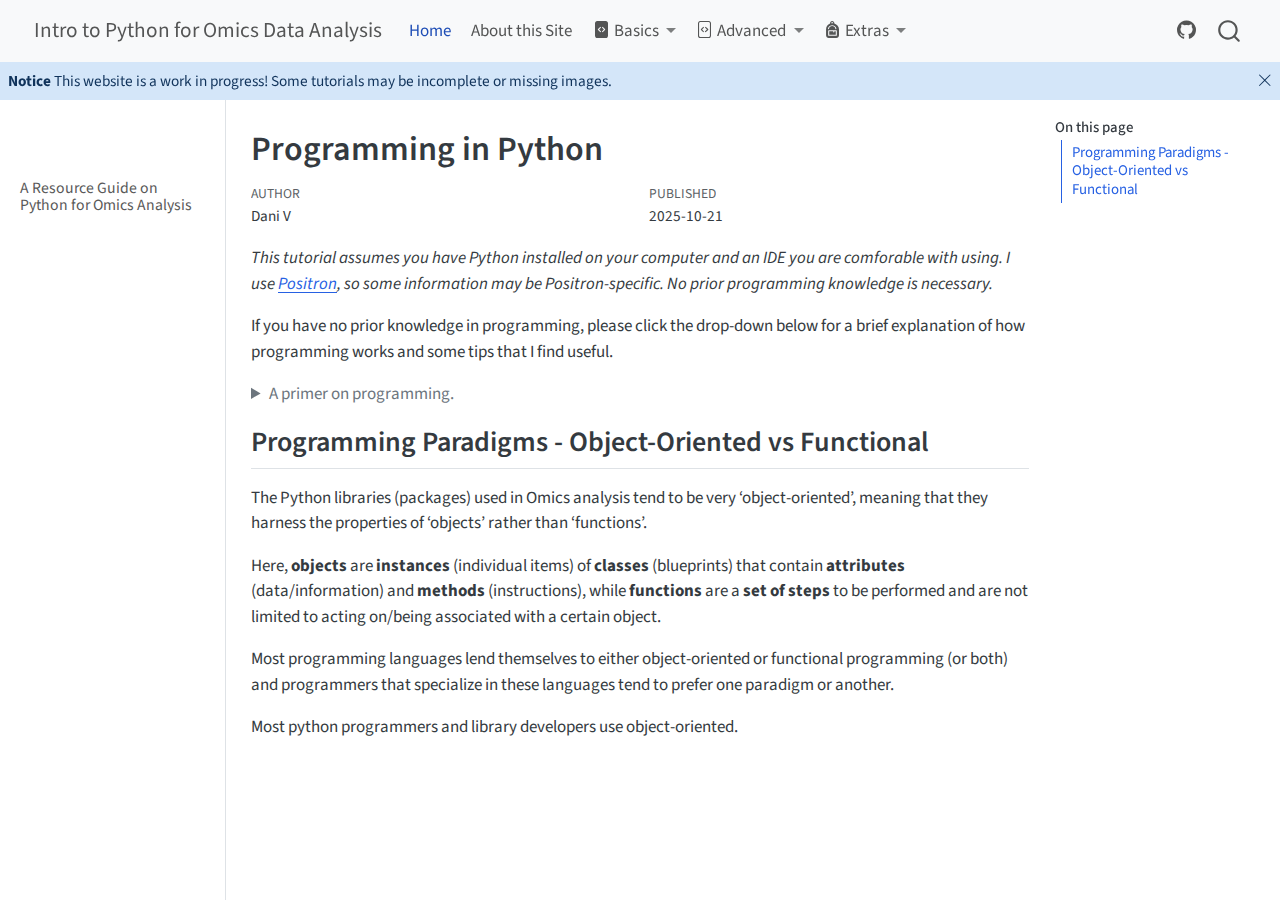
<file: docs/programminginpython.html>
<!DOCTYPE html>
<html xmlns="http://www.w3.org/1999/xhtml" lang="en" xml:lang="en"><head>

<meta charset="utf-8">
<meta name="generator" content="quarto-1.8.24">

<meta name="viewport" content="width=device-width, initial-scale=1.0, user-scalable=yes">

<meta name="author" content="Dani V">
<meta name="dcterms.date" content="2025-10-21">

<title>Programming in Python – Intro to Python for Omics Data Analysis</title>
<style>
code{white-space: pre-wrap;}
span.smallcaps{font-variant: small-caps;}
div.columns{display: flex; gap: min(4vw, 1.5em);}
div.column{flex: auto; overflow-x: auto;}
div.hanging-indent{margin-left: 1.5em; text-indent: -1.5em;}
ul.task-list{list-style: none;}
ul.task-list li input[type="checkbox"] {
  width: 0.8em;
  margin: 0 0.8em 0.2em -1em; /* quarto-specific, see https://github.com/quarto-dev/quarto-cli/issues/4556 */ 
  vertical-align: middle;
}
</style>


<script src="site_libs/quarto-nav/quarto-nav.js"></script>
<script src="site_libs/quarto-nav/headroom.min.js"></script>
<script src="site_libs/clipboard/clipboard.min.js"></script>
<script src="site_libs/quarto-search/autocomplete.umd.js"></script>
<script src="site_libs/quarto-search/fuse.min.js"></script>
<script src="site_libs/quarto-search/quarto-search.js"></script>
<meta name="quarto:offset" content="./">
<script src="site_libs/quarto-html/quarto.js" type="module"></script>
<script src="site_libs/quarto-html/tabsets/tabsets.js" type="module"></script>
<script src="site_libs/quarto-html/axe/axe-check.js" type="module"></script>
<script src="site_libs/quarto-html/popper.min.js"></script>
<script src="site_libs/quarto-html/tippy.umd.min.js"></script>
<script src="site_libs/quarto-html/anchor.min.js"></script>
<link href="site_libs/quarto-html/tippy.css" rel="stylesheet">
<link href="site_libs/quarto-html/quarto-syntax-highlighting-dc55a5b9e770e841cd82e46aadbfb9b0.css" rel="stylesheet" id="quarto-text-highlighting-styles">
<script src="site_libs/bootstrap/bootstrap.min.js"></script>
<link href="site_libs/bootstrap/bootstrap-icons.css" rel="stylesheet">
<link href="site_libs/bootstrap/bootstrap-9e05abaf0c4d7ef785fecc2ac9f6505e.min.css" rel="stylesheet" append-hash="true" id="quarto-bootstrap" data-mode="light">
<script id="quarto-search-options" type="application/json">{
  "location": "navbar",
  "copy-button": false,
  "collapse-after": 3,
  "panel-placement": "end",
  "type": "overlay",
  "limit": 50,
  "keyboard-shortcut": [
    "f",
    "/",
    "s"
  ],
  "show-item-context": false,
  "language": {
    "search-no-results-text": "No results",
    "search-matching-documents-text": "matching documents",
    "search-copy-link-title": "Copy link to search",
    "search-hide-matches-text": "Hide additional matches",
    "search-more-match-text": "more match in this document",
    "search-more-matches-text": "more matches in this document",
    "search-clear-button-title": "Clear",
    "search-text-placeholder": "",
    "search-detached-cancel-button-title": "Cancel",
    "search-submit-button-title": "Submit",
    "search-label": "Search"
  }
}</script>


</head>

<body class="nav-sidebar docked nav-fixed quarto-light">

<div id="quarto-search-results"></div>
  <header id="quarto-header" class="headroom fixed-top">
    <nav class="navbar navbar-expand-lg " data-bs-theme="dark">
      <div class="navbar-container container-fluid">
      <div class="navbar-brand-container mx-auto">
    <a href="./index.html" class="navbar-brand navbar-brand-logo">
    </a>
    <a class="navbar-brand" href="./index.html">
    <span class="navbar-title">Intro to Python for Omics Data Analysis</span>
    </a>
  </div>
            <div id="quarto-search" class="" title="Search"></div>
          <button class="navbar-toggler" type="button" data-bs-toggle="collapse" data-bs-target="#navbarCollapse" aria-controls="navbarCollapse" role="menu" aria-expanded="false" aria-label="Toggle navigation" onclick="if (window.quartoToggleHeadroom) { window.quartoToggleHeadroom(); }">
  <span class="navbar-toggler-icon"></span>
</button>
          <div class="collapse navbar-collapse" id="navbarCollapse">
            <ul class="navbar-nav navbar-nav-scroll me-auto">
  <li class="nav-item">
    <a class="nav-link active" href="./index.html" aria-current="page"> 
<span class="menu-text">Home</span></a>
  </li>  
  <li class="nav-item">
    <a class="nav-link" href="./about.html"> 
<span class="menu-text">About this Site</span></a>
  </li>  
  <li class="nav-item dropdown ">
    <a class="nav-link dropdown-toggle" href="#" id="nav-menu-basics" role="link" data-bs-toggle="dropdown" aria-expanded="false">
      <i class="bi bi-file-code-fill" role="img">
</i> 
 <span class="menu-text">Basics</span>
    </a>
    <ul class="dropdown-menu" aria-labelledby="nav-menu-basics">    
        <li>
    <a class="dropdown-item" href="./gettingstarted.html">
 <span class="dropdown-text">Getting Started with Python</span></a>
  </li>  
    </ul>
  </li>
  <li class="nav-item dropdown ">
    <a class="nav-link dropdown-toggle" href="#" id="nav-menu-advanced" role="link" data-bs-toggle="dropdown" aria-expanded="false">
      <i class="bi bi-file-code" role="img">
</i> 
 <span class="menu-text">Advanced</span>
    </a>
    <ul class="dropdown-menu" aria-labelledby="nav-menu-advanced">    
        <li class="dropdown-header">geojson_annot.qmd</li>
    </ul>
  </li>
  <li class="nav-item dropdown ">
    <a class="nav-link dropdown-toggle" href="#" id="nav-menu-extras" role="link" data-bs-toggle="dropdown" aria-expanded="false">
      <i class="bi bi-backpack-fill" role="img">
</i> 
 <span class="menu-text">Extras</span>
    </a>
    <ul class="dropdown-menu" aria-labelledby="nav-menu-extras">    
        <li>
    <a class="dropdown-item" href="./refdump.html">
 <span class="dropdown-text">Reference Parking Lot</span></a>
  </li>  
    </ul>
  </li>
</ul>
            <ul class="navbar-nav navbar-nav-scroll ms-auto">
  <li class="nav-item compact">
    <a class="nav-link" href="https://github.com/daniv-20/IntroToPythonForOmicsDataAnalysis"> <i class="bi bi-github" role="img">
</i> 
<span class="menu-text"></span></a>
  </li>  
</ul>
          </div> <!-- /navcollapse -->
            <div class="quarto-navbar-tools">
</div>
      </div> <!-- /container-fluid -->
    </nav>
  <nav class="quarto-secondary-nav">
    <div class="container-fluid d-flex">
      <button type="button" class="quarto-btn-toggle btn" data-bs-toggle="collapse" role="button" data-bs-target=".quarto-sidebar-collapse-item" aria-controls="quarto-sidebar" aria-expanded="false" aria-label="Toggle sidebar navigation" onclick="if (window.quartoToggleHeadroom) { window.quartoToggleHeadroom(); }">
        <i class="bi bi-layout-text-sidebar-reverse"></i>
      </button>
        <nav class="quarto-page-breadcrumbs" aria-label="breadcrumb"><ol class="breadcrumb"><li class="breadcrumb-item">Programming in Python</li></ol></nav>
        <a class="flex-grow-1" role="navigation" data-bs-toggle="collapse" data-bs-target=".quarto-sidebar-collapse-item" aria-controls="quarto-sidebar" aria-expanded="false" aria-label="Toggle sidebar navigation" onclick="if (window.quartoToggleHeadroom) { window.quartoToggleHeadroom(); }">      
        </a>
      <button type="button" class="btn quarto-search-button" aria-label="Search" onclick="window.quartoOpenSearch();">
        <i class="bi bi-search"></i>
      </button>
    </div>
  </nav>
  <div id="quarto-announcement" data-announcement-id="be913c3bee2d3e41b81352ba37bfd897" class="alert alert-primary hidden"><div class="quarto-announcement-content">
<p><strong>Notice</strong> This website is a work in progress! Some tutorials may be incomplete or missing images.</p>
</div><i class="bi bi-x-lg quarto-announcement-action"></i></div>
</header>
<!-- content -->
<div id="quarto-content" class="quarto-container page-columns page-rows-contents page-layout-article page-navbar">
<!-- sidebar -->
  <nav id="quarto-sidebar" class="sidebar collapse collapse-horizontal quarto-sidebar-collapse-item sidebar-navigation docked overflow-auto">
    <div class="pt-lg-2 mt-2 text-left sidebar-header">
      <a href="./index.html" class="sidebar-logo-link">
      </a>
      </div>
        <div class="mt-2 flex-shrink-0 align-items-center">
        <div class="sidebar-search">
        <div id="quarto-search" class="" title="Search"></div>
        </div>
        </div>
    <div class="sidebar-menu-container"> 
    <ul class="list-unstyled mt-1">
        <li class="sidebar-item">
  <div class="sidebar-item-container"> 
  <a href="./index.html" class="sidebar-item-text sidebar-link">
 <span class="menu-text">A Resource Guide on Python for Omics Analysis</span></a>
  </div>
</li>
    </ul>
    </div>
</nav>
<div id="quarto-sidebar-glass" class="quarto-sidebar-collapse-item" data-bs-toggle="collapse" data-bs-target=".quarto-sidebar-collapse-item"></div>
<!-- margin-sidebar -->
    <div id="quarto-margin-sidebar" class="sidebar margin-sidebar">
        <nav id="TOC" role="doc-toc" class="toc-active">
    <h2 id="toc-title">On this page</h2>
   
  <ul>
  <li><a href="#programming-paradigms---object-oriented-vs-functional" id="toc-programming-paradigms---object-oriented-vs-functional" class="nav-link active" data-scroll-target="#programming-paradigms---object-oriented-vs-functional">Programming Paradigms - Object-Oriented vs Functional</a></li>
  </ul>
</nav>
    </div>
<!-- main -->
<main class="content" id="quarto-document-content">

<header id="title-block-header" class="quarto-title-block default">
<div class="quarto-title">
<h1 class="title">Programming in Python</h1>
</div>



<div class="quarto-title-meta">

    <div>
    <div class="quarto-title-meta-heading">Author</div>
    <div class="quarto-title-meta-contents">
             <p>Dani V </p>
          </div>
  </div>
    
    <div>
    <div class="quarto-title-meta-heading">Published</div>
    <div class="quarto-title-meta-contents">
      <p class="date">2025-10-21</p>
    </div>
  </div>
  
    
  </div>
  


</header>


<p><em>This tutorial assumes you have Python installed on your computer and an IDE you are comforable with using. I use <a href="https://positron.posit.co/download.html">Positron</a>, so some information may be Positron-specific. No prior programming knowledge is necessary.</em></p>
<p>If you have no prior knowledge in programming, please click the drop-down below for a brief explanation of how programming works and some tips that I find useful.</p>
<details>
<summary>
A primer on programming.
</summary>
<p>I think of code, in any language, as a set of instructions that tells a computer to do something. As long as the instructions are logically sound and written interpretably, the computer should be able to perform the steps as instructed.</p>
<p>While programming is a bit more complicated than that in practice, this is still the underlying fundamental.</p>
<p>In theory (and I’ve found mostly in practice), if you understand the logical steps (by logic I mean _) you want the computer to perform, in what order and under what cases, actually writing the code is mostly a matter of syntax (add a definition here).</p>
<p>With the prevalence of LLMs/AI helpers, it’s become even easier to get functioning code from a series of logical statements.</p>
</details>
<section id="programming-paradigms---object-oriented-vs-functional" class="level2">
<h2 class="anchored" data-anchor-id="programming-paradigms---object-oriented-vs-functional">Programming Paradigms - Object-Oriented vs Functional</h2>
<p>The Python libraries (packages) used in Omics analysis tend to be very ‘object-oriented’, meaning that they harness the properties of ‘objects’ rather than ‘functions’.</p>
<p>Here, <strong>objects</strong> are <strong>instances</strong> (individual items) of <strong>classes</strong> (blueprints) that contain <strong>attributes</strong> (data/information) and <strong>methods</strong> (instructions), while <strong>functions</strong> are a <strong>set of steps</strong> to be performed and are not limited to acting on/being associated with a certain object.</p>
<p>Most programming languages lend themselves to either object-oriented or functional programming (or both) and programmers that specialize in these languages tend to prefer one paradigm or another.</p>
<p>Most python programmers and library developers use object-oriented.</p>


</section>

</main> <!-- /main -->
<script id="quarto-html-after-body" type="application/javascript">
  window.document.addEventListener("DOMContentLoaded", function (event) {
    const icon = "";
    const anchorJS = new window.AnchorJS();
    anchorJS.options = {
      placement: 'right',
      icon: icon
    };
    anchorJS.add('.anchored');
    const isCodeAnnotation = (el) => {
      for (const clz of el.classList) {
        if (clz.startsWith('code-annotation-')) {                     
          return true;
        }
      }
      return false;
    }
    const onCopySuccess = function(e) {
      // button target
      const button = e.trigger;
      // don't keep focus
      button.blur();
      // flash "checked"
      button.classList.add('code-copy-button-checked');
      var currentTitle = button.getAttribute("title");
      button.setAttribute("title", "Copied!");
      let tooltip;
      if (window.bootstrap) {
        button.setAttribute("data-bs-toggle", "tooltip");
        button.setAttribute("data-bs-placement", "left");
        button.setAttribute("data-bs-title", "Copied!");
        tooltip = new bootstrap.Tooltip(button, 
          { trigger: "manual", 
            customClass: "code-copy-button-tooltip",
            offset: [0, -8]});
        tooltip.show();    
      }
      setTimeout(function() {
        if (tooltip) {
          tooltip.hide();
          button.removeAttribute("data-bs-title");
          button.removeAttribute("data-bs-toggle");
          button.removeAttribute("data-bs-placement");
        }
        button.setAttribute("title", currentTitle);
        button.classList.remove('code-copy-button-checked');
      }, 1000);
      // clear code selection
      e.clearSelection();
    }
    const getTextToCopy = function(trigger) {
      const outerScaffold = trigger.parentElement.cloneNode(true);
      const codeEl = outerScaffold.querySelector('code');
      for (const childEl of codeEl.children) {
        if (isCodeAnnotation(childEl)) {
          childEl.remove();
        }
      }
      return codeEl.innerText;
    }
    const clipboard = new window.ClipboardJS('.code-copy-button:not([data-in-quarto-modal])', {
      text: getTextToCopy
    });
    clipboard.on('success', onCopySuccess);
    if (window.document.getElementById('quarto-embedded-source-code-modal')) {
      const clipboardModal = new window.ClipboardJS('.code-copy-button[data-in-quarto-modal]', {
        text: getTextToCopy,
        container: window.document.getElementById('quarto-embedded-source-code-modal')
      });
      clipboardModal.on('success', onCopySuccess);
    }
      var localhostRegex = new RegExp(/^(?:http|https):\/\/localhost\:?[0-9]*\//);
      var mailtoRegex = new RegExp(/^mailto:/);
        var filterRegex = new RegExp('/' + window.location.host + '/');
      var isInternal = (href) => {
          return filterRegex.test(href) || localhostRegex.test(href) || mailtoRegex.test(href);
      }
      // Inspect non-navigation links and adorn them if external
     var links = window.document.querySelectorAll('a[href]:not(.nav-link):not(.navbar-brand):not(.toc-action):not(.sidebar-link):not(.sidebar-item-toggle):not(.pagination-link):not(.no-external):not([aria-hidden]):not(.dropdown-item):not(.quarto-navigation-tool):not(.about-link)');
      for (var i=0; i<links.length; i++) {
        const link = links[i];
        if (!isInternal(link.href)) {
          // undo the damage that might have been done by quarto-nav.js in the case of
          // links that we want to consider external
          if (link.dataset.originalHref !== undefined) {
            link.href = link.dataset.originalHref;
          }
        }
      }
    function tippyHover(el, contentFn, onTriggerFn, onUntriggerFn) {
      const config = {
        allowHTML: true,
        maxWidth: 500,
        delay: 100,
        arrow: false,
        appendTo: function(el) {
            return el.parentElement;
        },
        interactive: true,
        interactiveBorder: 10,
        theme: 'quarto',
        placement: 'bottom-start',
      };
      if (contentFn) {
        config.content = contentFn;
      }
      if (onTriggerFn) {
        config.onTrigger = onTriggerFn;
      }
      if (onUntriggerFn) {
        config.onUntrigger = onUntriggerFn;
      }
      window.tippy(el, config); 
    }
    const noterefs = window.document.querySelectorAll('a[role="doc-noteref"]');
    for (var i=0; i<noterefs.length; i++) {
      const ref = noterefs[i];
      tippyHover(ref, function() {
        // use id or data attribute instead here
        let href = ref.getAttribute('data-footnote-href') || ref.getAttribute('href');
        try { href = new URL(href).hash; } catch {}
        const id = href.replace(/^#\/?/, "");
        const note = window.document.getElementById(id);
        if (note) {
          return note.innerHTML;
        } else {
          return "";
        }
      });
    }
    const xrefs = window.document.querySelectorAll('a.quarto-xref');
    const processXRef = (id, note) => {
      // Strip column container classes
      const stripColumnClz = (el) => {
        el.classList.remove("page-full", "page-columns");
        if (el.children) {
          for (const child of el.children) {
            stripColumnClz(child);
          }
        }
      }
      stripColumnClz(note)
      if (id === null || id.startsWith('sec-')) {
        // Special case sections, only their first couple elements
        const container = document.createElement("div");
        if (note.children && note.children.length > 2) {
          container.appendChild(note.children[0].cloneNode(true));
          for (let i = 1; i < note.children.length; i++) {
            const child = note.children[i];
            if (child.tagName === "P" && child.innerText === "") {
              continue;
            } else {
              container.appendChild(child.cloneNode(true));
              break;
            }
          }
          if (window.Quarto?.typesetMath) {
            window.Quarto.typesetMath(container);
          }
          return container.innerHTML
        } else {
          if (window.Quarto?.typesetMath) {
            window.Quarto.typesetMath(note);
          }
          return note.innerHTML;
        }
      } else {
        // Remove any anchor links if they are present
        const anchorLink = note.querySelector('a.anchorjs-link');
        if (anchorLink) {
          anchorLink.remove();
        }
        if (window.Quarto?.typesetMath) {
          window.Quarto.typesetMath(note);
        }
        if (note.classList.contains("callout")) {
          return note.outerHTML;
        } else {
          return note.innerHTML;
        }
      }
    }
    for (var i=0; i<xrefs.length; i++) {
      const xref = xrefs[i];
      tippyHover(xref, undefined, function(instance) {
        instance.disable();
        let url = xref.getAttribute('href');
        let hash = undefined; 
        if (url.startsWith('#')) {
          hash = url;
        } else {
          try { hash = new URL(url).hash; } catch {}
        }
        if (hash) {
          const id = hash.replace(/^#\/?/, "");
          const note = window.document.getElementById(id);
          if (note !== null) {
            try {
              const html = processXRef(id, note.cloneNode(true));
              instance.setContent(html);
            } finally {
              instance.enable();
              instance.show();
            }
          } else {
            // See if we can fetch this
            fetch(url.split('#')[0])
            .then(res => res.text())
            .then(html => {
              const parser = new DOMParser();
              const htmlDoc = parser.parseFromString(html, "text/html");
              const note = htmlDoc.getElementById(id);
              if (note !== null) {
                const html = processXRef(id, note);
                instance.setContent(html);
              } 
            }).finally(() => {
              instance.enable();
              instance.show();
            });
          }
        } else {
          // See if we can fetch a full url (with no hash to target)
          // This is a special case and we should probably do some content thinning / targeting
          fetch(url)
          .then(res => res.text())
          .then(html => {
            const parser = new DOMParser();
            const htmlDoc = parser.parseFromString(html, "text/html");
            const note = htmlDoc.querySelector('main.content');
            if (note !== null) {
              // This should only happen for chapter cross references
              // (since there is no id in the URL)
              // remove the first header
              if (note.children.length > 0 && note.children[0].tagName === "HEADER") {
                note.children[0].remove();
              }
              const html = processXRef(null, note);
              instance.setContent(html);
            } 
          }).finally(() => {
            instance.enable();
            instance.show();
          });
        }
      }, function(instance) {
      });
    }
        let selectedAnnoteEl;
        const selectorForAnnotation = ( cell, annotation) => {
          let cellAttr = 'data-code-cell="' + cell + '"';
          let lineAttr = 'data-code-annotation="' +  annotation + '"';
          const selector = 'span[' + cellAttr + '][' + lineAttr + ']';
          return selector;
        }
        const selectCodeLines = (annoteEl) => {
          const doc = window.document;
          const targetCell = annoteEl.getAttribute("data-target-cell");
          const targetAnnotation = annoteEl.getAttribute("data-target-annotation");
          const annoteSpan = window.document.querySelector(selectorForAnnotation(targetCell, targetAnnotation));
          const lines = annoteSpan.getAttribute("data-code-lines").split(",");
          const lineIds = lines.map((line) => {
            return targetCell + "-" + line;
          })
          let top = null;
          let height = null;
          let parent = null;
          if (lineIds.length > 0) {
              //compute the position of the single el (top and bottom and make a div)
              const el = window.document.getElementById(lineIds[0]);
              top = el.offsetTop;
              height = el.offsetHeight;
              parent = el.parentElement.parentElement;
            if (lineIds.length > 1) {
              const lastEl = window.document.getElementById(lineIds[lineIds.length - 1]);
              const bottom = lastEl.offsetTop + lastEl.offsetHeight;
              height = bottom - top;
            }
            if (top !== null && height !== null && parent !== null) {
              // cook up a div (if necessary) and position it 
              let div = window.document.getElementById("code-annotation-line-highlight");
              if (div === null) {
                div = window.document.createElement("div");
                div.setAttribute("id", "code-annotation-line-highlight");
                div.style.position = 'absolute';
                parent.appendChild(div);
              }
              div.style.top = top - 2 + "px";
              div.style.height = height + 4 + "px";
              div.style.left = 0;
              let gutterDiv = window.document.getElementById("code-annotation-line-highlight-gutter");
              if (gutterDiv === null) {
                gutterDiv = window.document.createElement("div");
                gutterDiv.setAttribute("id", "code-annotation-line-highlight-gutter");
                gutterDiv.style.position = 'absolute';
                const codeCell = window.document.getElementById(targetCell);
                const gutter = codeCell.querySelector('.code-annotation-gutter');
                gutter.appendChild(gutterDiv);
              }
              gutterDiv.style.top = top - 2 + "px";
              gutterDiv.style.height = height + 4 + "px";
            }
            selectedAnnoteEl = annoteEl;
          }
        };
        const unselectCodeLines = () => {
          const elementsIds = ["code-annotation-line-highlight", "code-annotation-line-highlight-gutter"];
          elementsIds.forEach((elId) => {
            const div = window.document.getElementById(elId);
            if (div) {
              div.remove();
            }
          });
          selectedAnnoteEl = undefined;
        };
          // Handle positioning of the toggle
      window.addEventListener(
        "resize",
        throttle(() => {
          elRect = undefined;
          if (selectedAnnoteEl) {
            selectCodeLines(selectedAnnoteEl);
          }
        }, 10)
      );
      function throttle(fn, ms) {
      let throttle = false;
      let timer;
        return (...args) => {
          if(!throttle) { // first call gets through
              fn.apply(this, args);
              throttle = true;
          } else { // all the others get throttled
              if(timer) clearTimeout(timer); // cancel #2
              timer = setTimeout(() => {
                fn.apply(this, args);
                timer = throttle = false;
              }, ms);
          }
        };
      }
        // Attach click handler to the DT
        const annoteDls = window.document.querySelectorAll('dt[data-target-cell]');
        for (const annoteDlNode of annoteDls) {
          annoteDlNode.addEventListener('click', (event) => {
            const clickedEl = event.target;
            if (clickedEl !== selectedAnnoteEl) {
              unselectCodeLines();
              const activeEl = window.document.querySelector('dt[data-target-cell].code-annotation-active');
              if (activeEl) {
                activeEl.classList.remove('code-annotation-active');
              }
              selectCodeLines(clickedEl);
              clickedEl.classList.add('code-annotation-active');
            } else {
              // Unselect the line
              unselectCodeLines();
              clickedEl.classList.remove('code-annotation-active');
            }
          });
        }
    const findCites = (el) => {
      const parentEl = el.parentElement;
      if (parentEl) {
        const cites = parentEl.dataset.cites;
        if (cites) {
          return {
            el,
            cites: cites.split(' ')
          };
        } else {
          return findCites(el.parentElement)
        }
      } else {
        return undefined;
      }
    };
    var bibliorefs = window.document.querySelectorAll('a[role="doc-biblioref"]');
    for (var i=0; i<bibliorefs.length; i++) {
      const ref = bibliorefs[i];
      const citeInfo = findCites(ref);
      if (citeInfo) {
        tippyHover(citeInfo.el, function() {
          var popup = window.document.createElement('div');
          citeInfo.cites.forEach(function(cite) {
            var citeDiv = window.document.createElement('div');
            citeDiv.classList.add('hanging-indent');
            citeDiv.classList.add('csl-entry');
            var biblioDiv = window.document.getElementById('ref-' + cite);
            if (biblioDiv) {
              citeDiv.innerHTML = biblioDiv.innerHTML;
            }
            popup.appendChild(citeDiv);
          });
          return popup.innerHTML;
        });
      }
    }
  });
  </script>
</div> <!-- /content -->




</body></html>
</file>
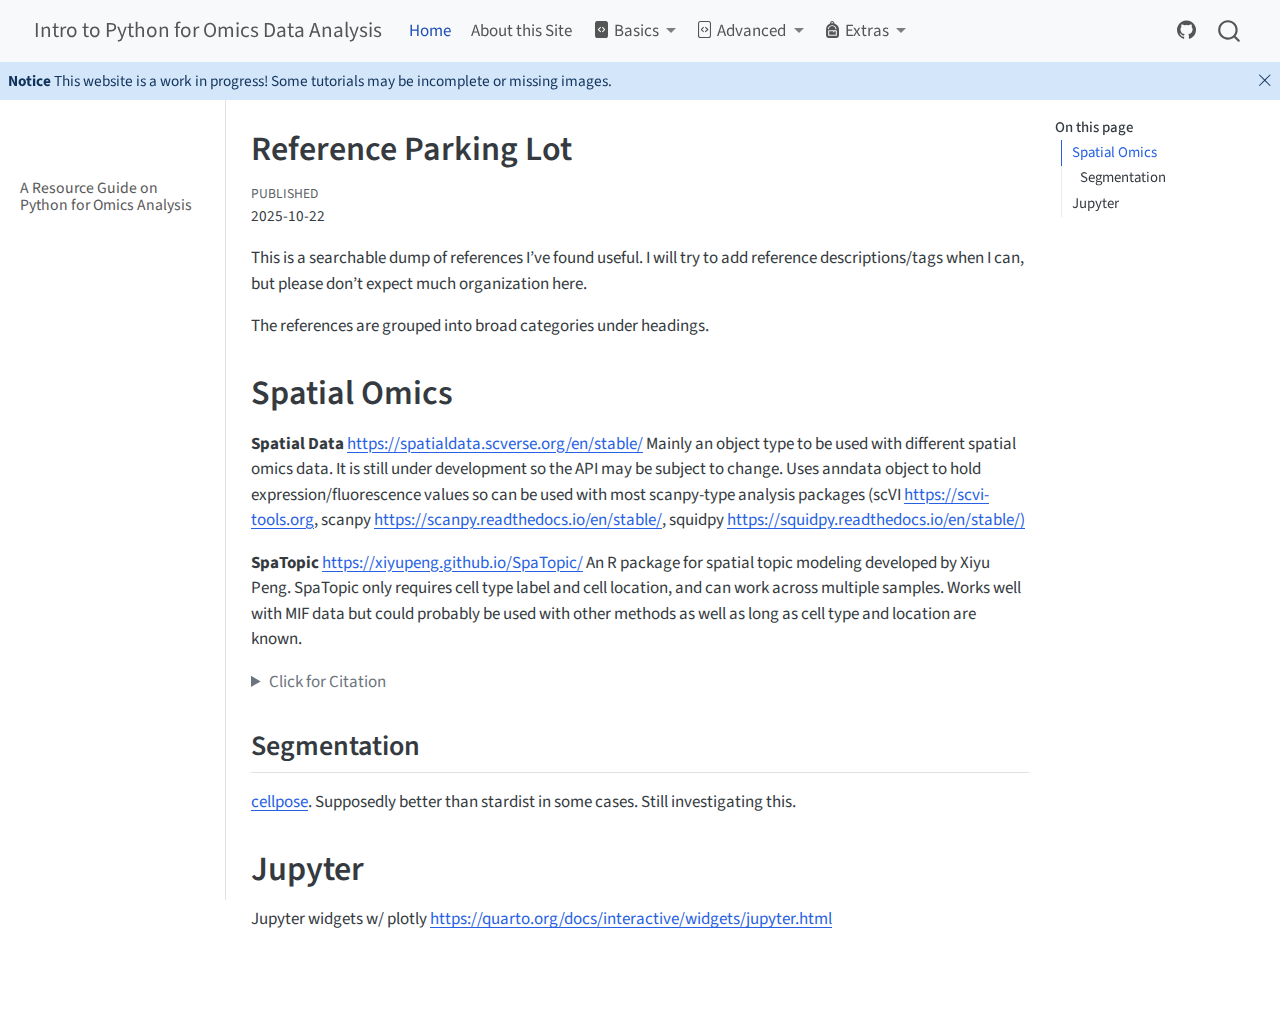
<file: docs/refdump.html>
<!DOCTYPE html>
<html xmlns="http://www.w3.org/1999/xhtml" lang="en" xml:lang="en"><head>

<meta charset="utf-8">
<meta name="generator" content="quarto-1.8.24">

<meta name="viewport" content="width=device-width, initial-scale=1.0, user-scalable=yes">

<meta name="dcterms.date" content="2025-10-22">

<title>Reference Parking Lot – Intro to Python for Omics Data Analysis</title>
<style>
code{white-space: pre-wrap;}
span.smallcaps{font-variant: small-caps;}
div.columns{display: flex; gap: min(4vw, 1.5em);}
div.column{flex: auto; overflow-x: auto;}
div.hanging-indent{margin-left: 1.5em; text-indent: -1.5em;}
ul.task-list{list-style: none;}
ul.task-list li input[type="checkbox"] {
  width: 0.8em;
  margin: 0 0.8em 0.2em -1em; /* quarto-specific, see https://github.com/quarto-dev/quarto-cli/issues/4556 */ 
  vertical-align: middle;
}
</style>


<script src="site_libs/quarto-nav/quarto-nav.js"></script>
<script src="site_libs/quarto-nav/headroom.min.js"></script>
<script src="site_libs/clipboard/clipboard.min.js"></script>
<script src="site_libs/quarto-search/autocomplete.umd.js"></script>
<script src="site_libs/quarto-search/fuse.min.js"></script>
<script src="site_libs/quarto-search/quarto-search.js"></script>
<meta name="quarto:offset" content="./">
<script src="site_libs/quarto-html/quarto.js" type="module"></script>
<script src="site_libs/quarto-html/tabsets/tabsets.js" type="module"></script>
<script src="site_libs/quarto-html/axe/axe-check.js" type="module"></script>
<script src="site_libs/quarto-html/popper.min.js"></script>
<script src="site_libs/quarto-html/tippy.umd.min.js"></script>
<script src="site_libs/quarto-html/anchor.min.js"></script>
<link href="site_libs/quarto-html/tippy.css" rel="stylesheet">
<link href="site_libs/quarto-html/quarto-syntax-highlighting-dc55a5b9e770e841cd82e46aadbfb9b0.css" rel="stylesheet" id="quarto-text-highlighting-styles">
<script src="site_libs/bootstrap/bootstrap.min.js"></script>
<link href="site_libs/bootstrap/bootstrap-icons.css" rel="stylesheet">
<link href="site_libs/bootstrap/bootstrap-9e05abaf0c4d7ef785fecc2ac9f6505e.min.css" rel="stylesheet" append-hash="true" id="quarto-bootstrap" data-mode="light">
<script id="quarto-search-options" type="application/json">{
  "location": "navbar",
  "copy-button": false,
  "collapse-after": 3,
  "panel-placement": "end",
  "type": "overlay",
  "limit": 50,
  "keyboard-shortcut": [
    "f",
    "/",
    "s"
  ],
  "show-item-context": false,
  "language": {
    "search-no-results-text": "No results",
    "search-matching-documents-text": "matching documents",
    "search-copy-link-title": "Copy link to search",
    "search-hide-matches-text": "Hide additional matches",
    "search-more-match-text": "more match in this document",
    "search-more-matches-text": "more matches in this document",
    "search-clear-button-title": "Clear",
    "search-text-placeholder": "",
    "search-detached-cancel-button-title": "Cancel",
    "search-submit-button-title": "Submit",
    "search-label": "Search"
  }
}</script>


</head>

<body class="nav-sidebar docked nav-fixed quarto-light">

<div id="quarto-search-results"></div>
  <header id="quarto-header" class="headroom fixed-top">
    <nav class="navbar navbar-expand-lg " data-bs-theme="dark">
      <div class="navbar-container container-fluid">
      <div class="navbar-brand-container mx-auto">
    <a href="./index.html" class="navbar-brand navbar-brand-logo">
    </a>
    <a class="navbar-brand" href="./index.html">
    <span class="navbar-title">Intro to Python for Omics Data Analysis</span>
    </a>
  </div>
            <div id="quarto-search" class="" title="Search"></div>
          <button class="navbar-toggler" type="button" data-bs-toggle="collapse" data-bs-target="#navbarCollapse" aria-controls="navbarCollapse" role="menu" aria-expanded="false" aria-label="Toggle navigation" onclick="if (window.quartoToggleHeadroom) { window.quartoToggleHeadroom(); }">
  <span class="navbar-toggler-icon"></span>
</button>
          <div class="collapse navbar-collapse" id="navbarCollapse">
            <ul class="navbar-nav navbar-nav-scroll me-auto">
  <li class="nav-item">
    <a class="nav-link active" href="./index.html" aria-current="page"> 
<span class="menu-text">Home</span></a>
  </li>  
  <li class="nav-item">
    <a class="nav-link" href="./about.html"> 
<span class="menu-text">About this Site</span></a>
  </li>  
  <li class="nav-item dropdown ">
    <a class="nav-link dropdown-toggle" href="#" id="nav-menu-basics" role="link" data-bs-toggle="dropdown" aria-expanded="false">
      <i class="bi bi-file-code-fill" role="img">
</i> 
 <span class="menu-text">Basics</span>
    </a>
    <ul class="dropdown-menu" aria-labelledby="nav-menu-basics">    
        <li>
    <a class="dropdown-item" href="./gettingstarted.html">
 <span class="dropdown-text">Getting Started with Python</span></a>
  </li>  
    </ul>
  </li>
  <li class="nav-item dropdown ">
    <a class="nav-link dropdown-toggle" href="#" id="nav-menu-advanced" role="link" data-bs-toggle="dropdown" aria-expanded="false">
      <i class="bi bi-file-code" role="img">
</i> 
 <span class="menu-text">Advanced</span>
    </a>
    <ul class="dropdown-menu" aria-labelledby="nav-menu-advanced">    
        <li class="dropdown-header">geojson_annot.qmd</li>
    </ul>
  </li>
  <li class="nav-item dropdown ">
    <a class="nav-link dropdown-toggle" href="#" id="nav-menu-extras" role="link" data-bs-toggle="dropdown" aria-expanded="false">
      <i class="bi bi-backpack-fill" role="img">
</i> 
 <span class="menu-text">Extras</span>
    </a>
    <ul class="dropdown-menu" aria-labelledby="nav-menu-extras">    
        <li>
    <a class="dropdown-item" href="./refdump.html">
 <span class="dropdown-text">Reference Parking Lot</span></a>
  </li>  
    </ul>
  </li>
</ul>
            <ul class="navbar-nav navbar-nav-scroll ms-auto">
  <li class="nav-item compact">
    <a class="nav-link" href="https://github.com/daniv-20/IntroToPythonForOmicsDataAnalysis"> <i class="bi bi-github" role="img">
</i> 
<span class="menu-text"></span></a>
  </li>  
</ul>
          </div> <!-- /navcollapse -->
            <div class="quarto-navbar-tools">
</div>
      </div> <!-- /container-fluid -->
    </nav>
  <nav class="quarto-secondary-nav">
    <div class="container-fluid d-flex">
      <button type="button" class="quarto-btn-toggle btn" data-bs-toggle="collapse" role="button" data-bs-target=".quarto-sidebar-collapse-item" aria-controls="quarto-sidebar" aria-expanded="false" aria-label="Toggle sidebar navigation" onclick="if (window.quartoToggleHeadroom) { window.quartoToggleHeadroom(); }">
        <i class="bi bi-layout-text-sidebar-reverse"></i>
      </button>
        <nav class="quarto-page-breadcrumbs" aria-label="breadcrumb"><ol class="breadcrumb"><li class="breadcrumb-item">Reference Parking Lot</li></ol></nav>
        <a class="flex-grow-1" role="navigation" data-bs-toggle="collapse" data-bs-target=".quarto-sidebar-collapse-item" aria-controls="quarto-sidebar" aria-expanded="false" aria-label="Toggle sidebar navigation" onclick="if (window.quartoToggleHeadroom) { window.quartoToggleHeadroom(); }">      
        </a>
      <button type="button" class="btn quarto-search-button" aria-label="Search" onclick="window.quartoOpenSearch();">
        <i class="bi bi-search"></i>
      </button>
    </div>
  </nav>
  <div id="quarto-announcement" data-announcement-id="be913c3bee2d3e41b81352ba37bfd897" class="alert alert-primary hidden"><div class="quarto-announcement-content">
<p><strong>Notice</strong> This website is a work in progress! Some tutorials may be incomplete or missing images.</p>
</div><i class="bi bi-x-lg quarto-announcement-action"></i></div>
</header>
<!-- content -->
<div id="quarto-content" class="quarto-container page-columns page-rows-contents page-layout-article page-navbar">
<!-- sidebar -->
  <nav id="quarto-sidebar" class="sidebar collapse collapse-horizontal quarto-sidebar-collapse-item sidebar-navigation docked overflow-auto">
    <div class="pt-lg-2 mt-2 text-left sidebar-header">
      <a href="./index.html" class="sidebar-logo-link">
      </a>
      </div>
        <div class="mt-2 flex-shrink-0 align-items-center">
        <div class="sidebar-search">
        <div id="quarto-search" class="" title="Search"></div>
        </div>
        </div>
    <div class="sidebar-menu-container"> 
    <ul class="list-unstyled mt-1">
        <li class="sidebar-item">
  <div class="sidebar-item-container"> 
  <a href="./index.html" class="sidebar-item-text sidebar-link">
 <span class="menu-text">A Resource Guide on Python for Omics Analysis</span></a>
  </div>
</li>
    </ul>
    </div>
</nav>
<div id="quarto-sidebar-glass" class="quarto-sidebar-collapse-item" data-bs-toggle="collapse" data-bs-target=".quarto-sidebar-collapse-item"></div>
<!-- margin-sidebar -->
    <div id="quarto-margin-sidebar" class="sidebar margin-sidebar">
        <nav id="TOC" role="doc-toc" class="toc-active">
    <h2 id="toc-title">On this page</h2>
   
  <ul>
  <li><a href="#spatial-omics" id="toc-spatial-omics" class="nav-link active" data-scroll-target="#spatial-omics">Spatial Omics</a>
  <ul class="collapse">
  <li><a href="#segmentation" id="toc-segmentation" class="nav-link" data-scroll-target="#segmentation">Segmentation</a></li>
  </ul></li>
  <li><a href="#jupyter" id="toc-jupyter" class="nav-link" data-scroll-target="#jupyter">Jupyter</a></li>
  </ul>
</nav>
    </div>
<!-- main -->
<main class="content" id="quarto-document-content">

<header id="title-block-header" class="quarto-title-block default">
<div class="quarto-title">
<h1 class="title">Reference Parking Lot</h1>
</div>



<div class="quarto-title-meta">

    
    <div>
    <div class="quarto-title-meta-heading">Published</div>
    <div class="quarto-title-meta-contents">
      <p class="date">2025-10-22</p>
    </div>
  </div>
  
    
  </div>
  


</header>


<p>This is a searchable dump of references I’ve found useful. I will try to add reference descriptions/tags when I can, but please don’t expect much organization here.</p>
<p>The references are grouped into broad categories under headings.</p>
<section id="spatial-omics" class="level1">
<h1>Spatial Omics</h1>
<p><strong>Spatial Data</strong> <a href="https://spatialdata.scverse.org/en/stable/" class="uri">https://spatialdata.scverse.org/en/stable/</a> Mainly an object type to be used with different spatial omics data. It is still under development so the API may be subject to change. Uses anndata object to hold expression/fluorescence values so can be used with most scanpy-type analysis packages (scVI <a href="https://scvi-tools.org" class="uri">https://scvi-tools.org</a>, scanpy <a href="https://scanpy.readthedocs.io/en/stable/" class="uri">https://scanpy.readthedocs.io/en/stable/</a>, squidpy <a href="https://squidpy.readthedocs.io/en/stable/)" class="uri">https://squidpy.readthedocs.io/en/stable/)</a></p>
<p><strong>SpaTopic</strong> <a href="https://xiyupeng.github.io/SpaTopic/" class="uri">https://xiyupeng.github.io/SpaTopic/</a> An R package for spatial topic modeling developed by Xiyu Peng. SpaTopic only requires cell type label and cell location, and can work across multiple samples. Works well with MIF data but could probably be used with other methods as well as long as cell type and location are known.</p>
<details>
<summary>
Click for Citation
</summary>
Peng, X., Smithy, J.W., Yosofvand, M. et al.&nbsp;Scalable topic modelling decodes spatial tissue architecture for large-scale multiplexed imaging analysis. Nat Commun 16, 6619 (2025). https://doi.org/10.1038/s41467-025-61821-y
</details>
<section id="segmentation" class="level2">
<h2 class="anchored" data-anchor-id="segmentation">Segmentation</h2>
<p><a href="https://www.cellpose.org">cellpose</a>. Supposedly better than stardist in some cases. Still investigating this.</p>
</section>
</section>
<section id="jupyter" class="level1">
<h1>Jupyter</h1>
<p>Jupyter widgets w/ plotly <a href="https://quarto.org/docs/interactive/widgets/jupyter.html" class="uri">https://quarto.org/docs/interactive/widgets/jupyter.html</a></p>


</section>

</main> <!-- /main -->
<script id="quarto-html-after-body" type="application/javascript">
  window.document.addEventListener("DOMContentLoaded", function (event) {
    const icon = "";
    const anchorJS = new window.AnchorJS();
    anchorJS.options = {
      placement: 'right',
      icon: icon
    };
    anchorJS.add('.anchored');
    const isCodeAnnotation = (el) => {
      for (const clz of el.classList) {
        if (clz.startsWith('code-annotation-')) {                     
          return true;
        }
      }
      return false;
    }
    const onCopySuccess = function(e) {
      // button target
      const button = e.trigger;
      // don't keep focus
      button.blur();
      // flash "checked"
      button.classList.add('code-copy-button-checked');
      var currentTitle = button.getAttribute("title");
      button.setAttribute("title", "Copied!");
      let tooltip;
      if (window.bootstrap) {
        button.setAttribute("data-bs-toggle", "tooltip");
        button.setAttribute("data-bs-placement", "left");
        button.setAttribute("data-bs-title", "Copied!");
        tooltip = new bootstrap.Tooltip(button, 
          { trigger: "manual", 
            customClass: "code-copy-button-tooltip",
            offset: [0, -8]});
        tooltip.show();    
      }
      setTimeout(function() {
        if (tooltip) {
          tooltip.hide();
          button.removeAttribute("data-bs-title");
          button.removeAttribute("data-bs-toggle");
          button.removeAttribute("data-bs-placement");
        }
        button.setAttribute("title", currentTitle);
        button.classList.remove('code-copy-button-checked');
      }, 1000);
      // clear code selection
      e.clearSelection();
    }
    const getTextToCopy = function(trigger) {
      const outerScaffold = trigger.parentElement.cloneNode(true);
      const codeEl = outerScaffold.querySelector('code');
      for (const childEl of codeEl.children) {
        if (isCodeAnnotation(childEl)) {
          childEl.remove();
        }
      }
      return codeEl.innerText;
    }
    const clipboard = new window.ClipboardJS('.code-copy-button:not([data-in-quarto-modal])', {
      text: getTextToCopy
    });
    clipboard.on('success', onCopySuccess);
    if (window.document.getElementById('quarto-embedded-source-code-modal')) {
      const clipboardModal = new window.ClipboardJS('.code-copy-button[data-in-quarto-modal]', {
        text: getTextToCopy,
        container: window.document.getElementById('quarto-embedded-source-code-modal')
      });
      clipboardModal.on('success', onCopySuccess);
    }
      var localhostRegex = new RegExp(/^(?:http|https):\/\/localhost\:?[0-9]*\//);
      var mailtoRegex = new RegExp(/^mailto:/);
        var filterRegex = new RegExp('/' + window.location.host + '/');
      var isInternal = (href) => {
          return filterRegex.test(href) || localhostRegex.test(href) || mailtoRegex.test(href);
      }
      // Inspect non-navigation links and adorn them if external
     var links = window.document.querySelectorAll('a[href]:not(.nav-link):not(.navbar-brand):not(.toc-action):not(.sidebar-link):not(.sidebar-item-toggle):not(.pagination-link):not(.no-external):not([aria-hidden]):not(.dropdown-item):not(.quarto-navigation-tool):not(.about-link)');
      for (var i=0; i<links.length; i++) {
        const link = links[i];
        if (!isInternal(link.href)) {
          // undo the damage that might have been done by quarto-nav.js in the case of
          // links that we want to consider external
          if (link.dataset.originalHref !== undefined) {
            link.href = link.dataset.originalHref;
          }
        }
      }
    function tippyHover(el, contentFn, onTriggerFn, onUntriggerFn) {
      const config = {
        allowHTML: true,
        maxWidth: 500,
        delay: 100,
        arrow: false,
        appendTo: function(el) {
            return el.parentElement;
        },
        interactive: true,
        interactiveBorder: 10,
        theme: 'quarto',
        placement: 'bottom-start',
      };
      if (contentFn) {
        config.content = contentFn;
      }
      if (onTriggerFn) {
        config.onTrigger = onTriggerFn;
      }
      if (onUntriggerFn) {
        config.onUntrigger = onUntriggerFn;
      }
      window.tippy(el, config); 
    }
    const noterefs = window.document.querySelectorAll('a[role="doc-noteref"]');
    for (var i=0; i<noterefs.length; i++) {
      const ref = noterefs[i];
      tippyHover(ref, function() {
        // use id or data attribute instead here
        let href = ref.getAttribute('data-footnote-href') || ref.getAttribute('href');
        try { href = new URL(href).hash; } catch {}
        const id = href.replace(/^#\/?/, "");
        const note = window.document.getElementById(id);
        if (note) {
          return note.innerHTML;
        } else {
          return "";
        }
      });
    }
    const xrefs = window.document.querySelectorAll('a.quarto-xref');
    const processXRef = (id, note) => {
      // Strip column container classes
      const stripColumnClz = (el) => {
        el.classList.remove("page-full", "page-columns");
        if (el.children) {
          for (const child of el.children) {
            stripColumnClz(child);
          }
        }
      }
      stripColumnClz(note)
      if (id === null || id.startsWith('sec-')) {
        // Special case sections, only their first couple elements
        const container = document.createElement("div");
        if (note.children && note.children.length > 2) {
          container.appendChild(note.children[0].cloneNode(true));
          for (let i = 1; i < note.children.length; i++) {
            const child = note.children[i];
            if (child.tagName === "P" && child.innerText === "") {
              continue;
            } else {
              container.appendChild(child.cloneNode(true));
              break;
            }
          }
          if (window.Quarto?.typesetMath) {
            window.Quarto.typesetMath(container);
          }
          return container.innerHTML
        } else {
          if (window.Quarto?.typesetMath) {
            window.Quarto.typesetMath(note);
          }
          return note.innerHTML;
        }
      } else {
        // Remove any anchor links if they are present
        const anchorLink = note.querySelector('a.anchorjs-link');
        if (anchorLink) {
          anchorLink.remove();
        }
        if (window.Quarto?.typesetMath) {
          window.Quarto.typesetMath(note);
        }
        if (note.classList.contains("callout")) {
          return note.outerHTML;
        } else {
          return note.innerHTML;
        }
      }
    }
    for (var i=0; i<xrefs.length; i++) {
      const xref = xrefs[i];
      tippyHover(xref, undefined, function(instance) {
        instance.disable();
        let url = xref.getAttribute('href');
        let hash = undefined; 
        if (url.startsWith('#')) {
          hash = url;
        } else {
          try { hash = new URL(url).hash; } catch {}
        }
        if (hash) {
          const id = hash.replace(/^#\/?/, "");
          const note = window.document.getElementById(id);
          if (note !== null) {
            try {
              const html = processXRef(id, note.cloneNode(true));
              instance.setContent(html);
            } finally {
              instance.enable();
              instance.show();
            }
          } else {
            // See if we can fetch this
            fetch(url.split('#')[0])
            .then(res => res.text())
            .then(html => {
              const parser = new DOMParser();
              const htmlDoc = parser.parseFromString(html, "text/html");
              const note = htmlDoc.getElementById(id);
              if (note !== null) {
                const html = processXRef(id, note);
                instance.setContent(html);
              } 
            }).finally(() => {
              instance.enable();
              instance.show();
            });
          }
        } else {
          // See if we can fetch a full url (with no hash to target)
          // This is a special case and we should probably do some content thinning / targeting
          fetch(url)
          .then(res => res.text())
          .then(html => {
            const parser = new DOMParser();
            const htmlDoc = parser.parseFromString(html, "text/html");
            const note = htmlDoc.querySelector('main.content');
            if (note !== null) {
              // This should only happen for chapter cross references
              // (since there is no id in the URL)
              // remove the first header
              if (note.children.length > 0 && note.children[0].tagName === "HEADER") {
                note.children[0].remove();
              }
              const html = processXRef(null, note);
              instance.setContent(html);
            } 
          }).finally(() => {
            instance.enable();
            instance.show();
          });
        }
      }, function(instance) {
      });
    }
        let selectedAnnoteEl;
        const selectorForAnnotation = ( cell, annotation) => {
          let cellAttr = 'data-code-cell="' + cell + '"';
          let lineAttr = 'data-code-annotation="' +  annotation + '"';
          const selector = 'span[' + cellAttr + '][' + lineAttr + ']';
          return selector;
        }
        const selectCodeLines = (annoteEl) => {
          const doc = window.document;
          const targetCell = annoteEl.getAttribute("data-target-cell");
          const targetAnnotation = annoteEl.getAttribute("data-target-annotation");
          const annoteSpan = window.document.querySelector(selectorForAnnotation(targetCell, targetAnnotation));
          const lines = annoteSpan.getAttribute("data-code-lines").split(",");
          const lineIds = lines.map((line) => {
            return targetCell + "-" + line;
          })
          let top = null;
          let height = null;
          let parent = null;
          if (lineIds.length > 0) {
              //compute the position of the single el (top and bottom and make a div)
              const el = window.document.getElementById(lineIds[0]);
              top = el.offsetTop;
              height = el.offsetHeight;
              parent = el.parentElement.parentElement;
            if (lineIds.length > 1) {
              const lastEl = window.document.getElementById(lineIds[lineIds.length - 1]);
              const bottom = lastEl.offsetTop + lastEl.offsetHeight;
              height = bottom - top;
            }
            if (top !== null && height !== null && parent !== null) {
              // cook up a div (if necessary) and position it 
              let div = window.document.getElementById("code-annotation-line-highlight");
              if (div === null) {
                div = window.document.createElement("div");
                div.setAttribute("id", "code-annotation-line-highlight");
                div.style.position = 'absolute';
                parent.appendChild(div);
              }
              div.style.top = top - 2 + "px";
              div.style.height = height + 4 + "px";
              div.style.left = 0;
              let gutterDiv = window.document.getElementById("code-annotation-line-highlight-gutter");
              if (gutterDiv === null) {
                gutterDiv = window.document.createElement("div");
                gutterDiv.setAttribute("id", "code-annotation-line-highlight-gutter");
                gutterDiv.style.position = 'absolute';
                const codeCell = window.document.getElementById(targetCell);
                const gutter = codeCell.querySelector('.code-annotation-gutter');
                gutter.appendChild(gutterDiv);
              }
              gutterDiv.style.top = top - 2 + "px";
              gutterDiv.style.height = height + 4 + "px";
            }
            selectedAnnoteEl = annoteEl;
          }
        };
        const unselectCodeLines = () => {
          const elementsIds = ["code-annotation-line-highlight", "code-annotation-line-highlight-gutter"];
          elementsIds.forEach((elId) => {
            const div = window.document.getElementById(elId);
            if (div) {
              div.remove();
            }
          });
          selectedAnnoteEl = undefined;
        };
          // Handle positioning of the toggle
      window.addEventListener(
        "resize",
        throttle(() => {
          elRect = undefined;
          if (selectedAnnoteEl) {
            selectCodeLines(selectedAnnoteEl);
          }
        }, 10)
      );
      function throttle(fn, ms) {
      let throttle = false;
      let timer;
        return (...args) => {
          if(!throttle) { // first call gets through
              fn.apply(this, args);
              throttle = true;
          } else { // all the others get throttled
              if(timer) clearTimeout(timer); // cancel #2
              timer = setTimeout(() => {
                fn.apply(this, args);
                timer = throttle = false;
              }, ms);
          }
        };
      }
        // Attach click handler to the DT
        const annoteDls = window.document.querySelectorAll('dt[data-target-cell]');
        for (const annoteDlNode of annoteDls) {
          annoteDlNode.addEventListener('click', (event) => {
            const clickedEl = event.target;
            if (clickedEl !== selectedAnnoteEl) {
              unselectCodeLines();
              const activeEl = window.document.querySelector('dt[data-target-cell].code-annotation-active');
              if (activeEl) {
                activeEl.classList.remove('code-annotation-active');
              }
              selectCodeLines(clickedEl);
              clickedEl.classList.add('code-annotation-active');
            } else {
              // Unselect the line
              unselectCodeLines();
              clickedEl.classList.remove('code-annotation-active');
            }
          });
        }
    const findCites = (el) => {
      const parentEl = el.parentElement;
      if (parentEl) {
        const cites = parentEl.dataset.cites;
        if (cites) {
          return {
            el,
            cites: cites.split(' ')
          };
        } else {
          return findCites(el.parentElement)
        }
      } else {
        return undefined;
      }
    };
    var bibliorefs = window.document.querySelectorAll('a[role="doc-biblioref"]');
    for (var i=0; i<bibliorefs.length; i++) {
      const ref = bibliorefs[i];
      const citeInfo = findCites(ref);
      if (citeInfo) {
        tippyHover(citeInfo.el, function() {
          var popup = window.document.createElement('div');
          citeInfo.cites.forEach(function(cite) {
            var citeDiv = window.document.createElement('div');
            citeDiv.classList.add('hanging-indent');
            citeDiv.classList.add('csl-entry');
            var biblioDiv = window.document.getElementById('ref-' + cite);
            if (biblioDiv) {
              citeDiv.innerHTML = biblioDiv.innerHTML;
            }
            popup.appendChild(citeDiv);
          });
          return popup.innerHTML;
        });
      }
    }
  });
  </script>
</div> <!-- /content -->




</body></html>
</file>
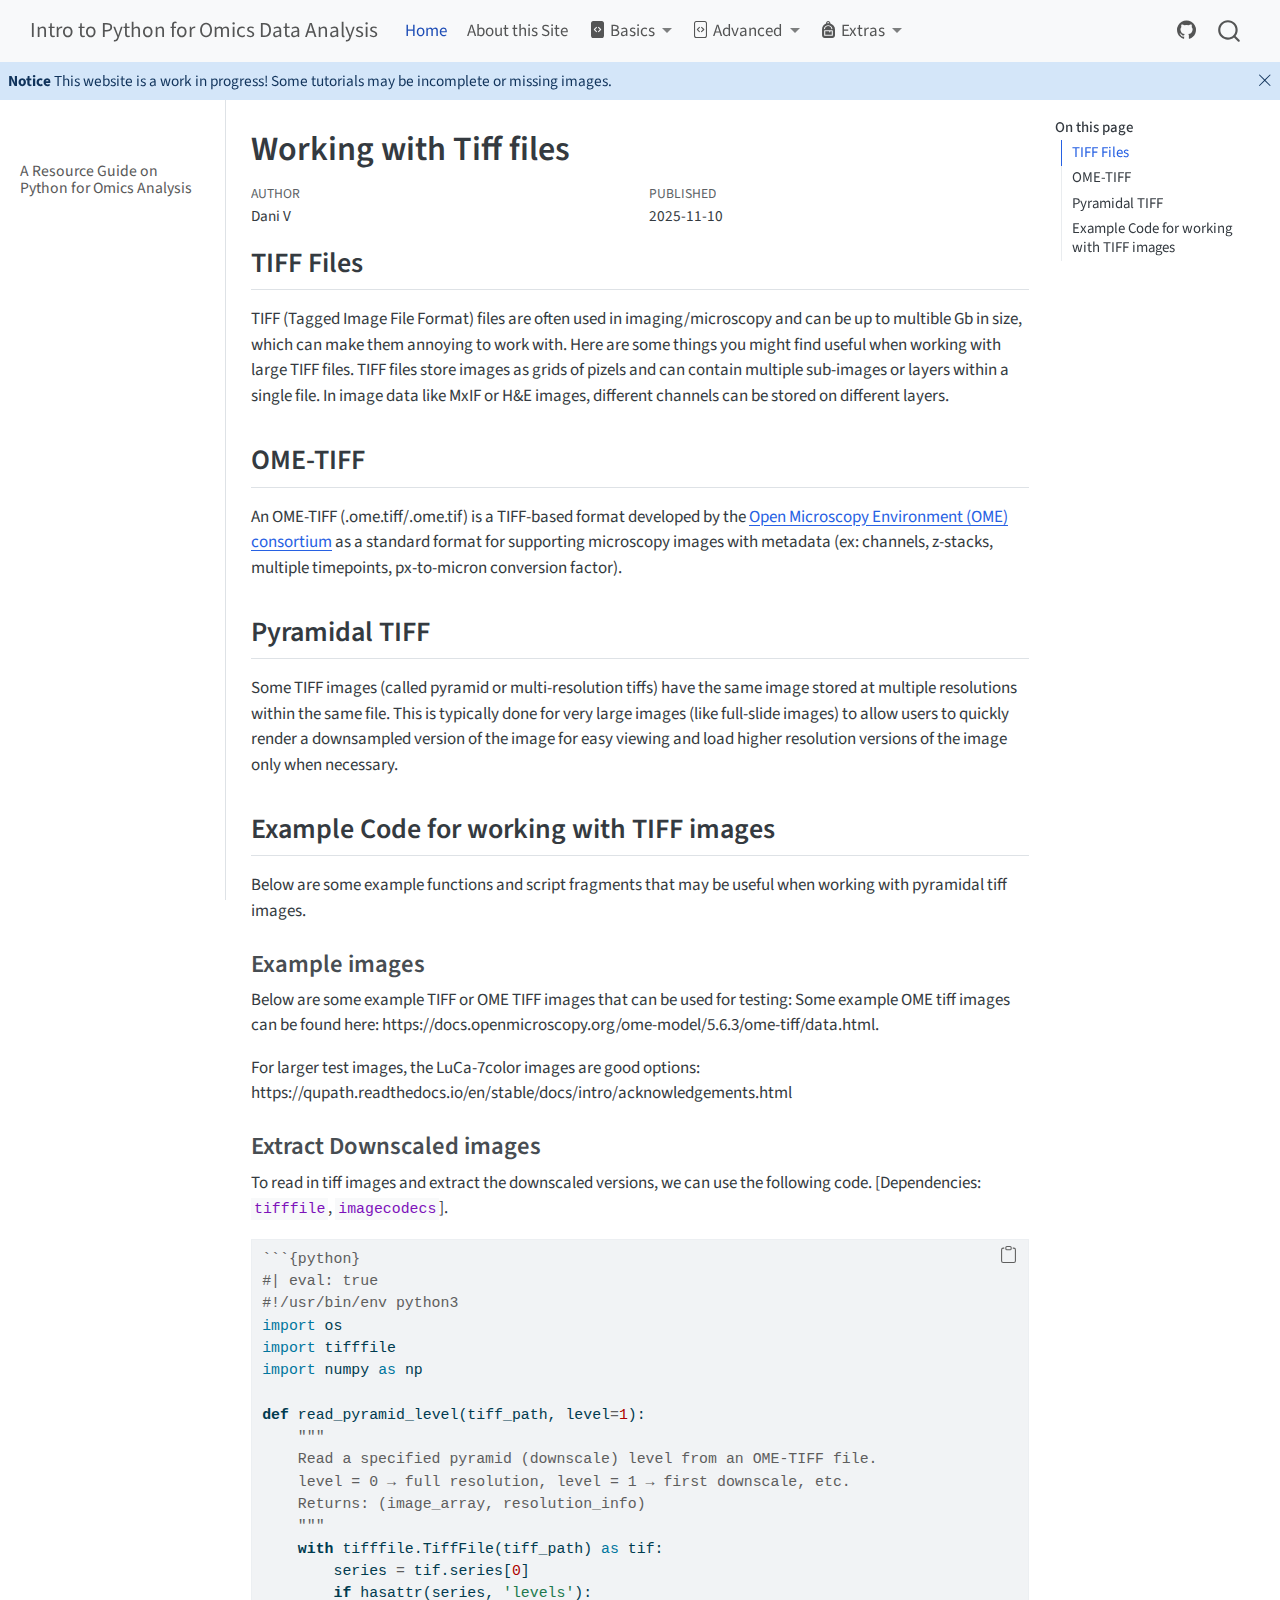
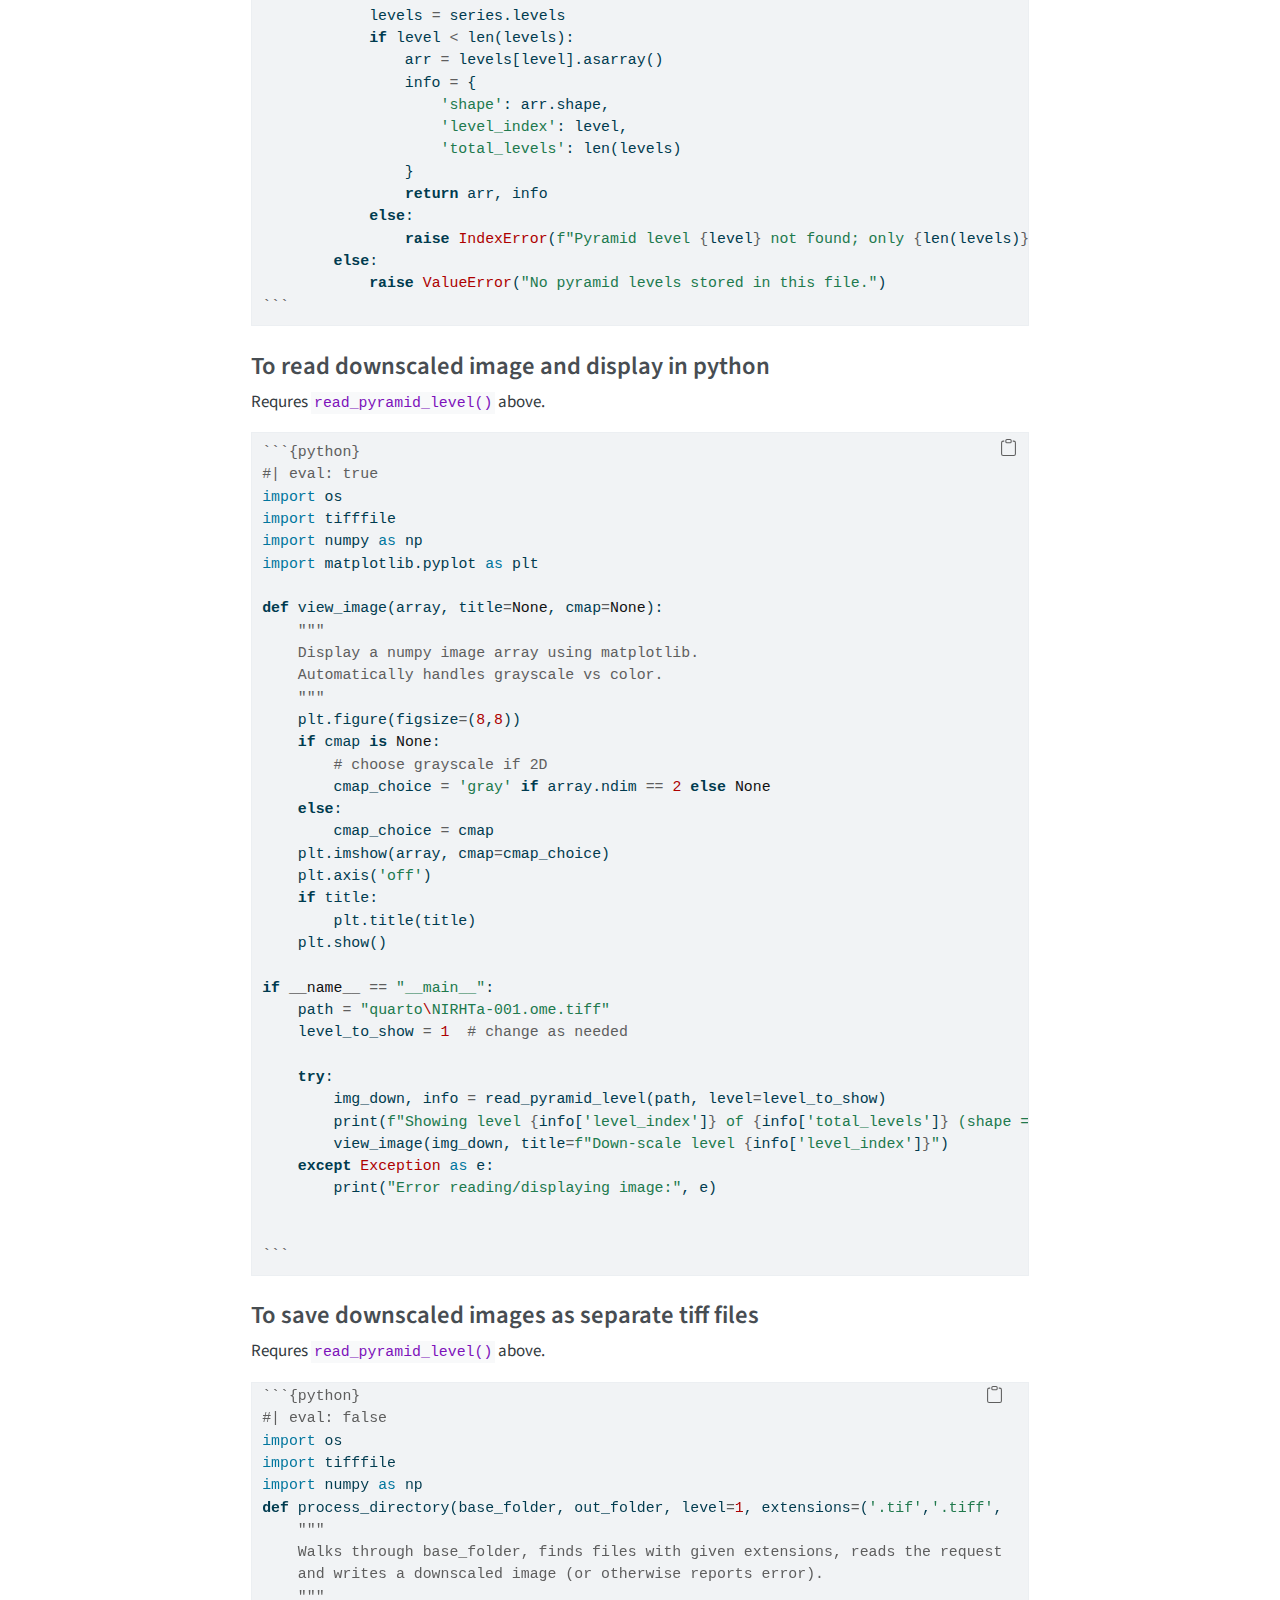
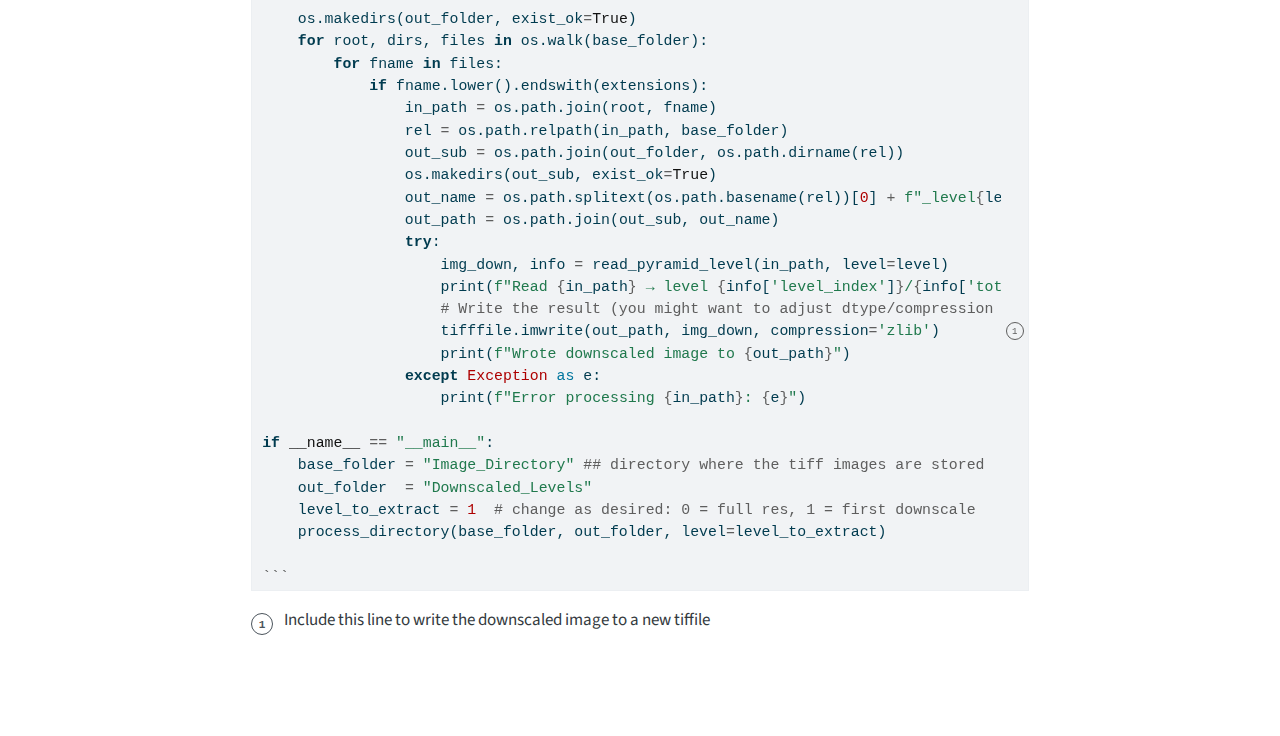
<file: docs/WorkingWithTiffs.html>
<!DOCTYPE html>
<html xmlns="http://www.w3.org/1999/xhtml" lang="en" xml:lang="en"><head>

<meta charset="utf-8">
<meta name="generator" content="quarto-1.7.31">

<meta name="viewport" content="width=device-width, initial-scale=1.0, user-scalable=yes">

<meta name="author" content="Dani V">
<meta name="dcterms.date" content="2025-11-10">

<title>Working with Tiff files – Intro to Python for Omics Data Analysis</title>
<style>
code{white-space: pre-wrap;}
span.smallcaps{font-variant: small-caps;}
div.columns{display: flex; gap: min(4vw, 1.5em);}
div.column{flex: auto; overflow-x: auto;}
div.hanging-indent{margin-left: 1.5em; text-indent: -1.5em;}
ul.task-list{list-style: none;}
ul.task-list li input[type="checkbox"] {
  width: 0.8em;
  margin: 0 0.8em 0.2em -1em; /* quarto-specific, see https://github.com/quarto-dev/quarto-cli/issues/4556 */ 
  vertical-align: middle;
}
/* CSS for syntax highlighting */
html { -webkit-text-size-adjust: 100%; }
pre > code.sourceCode { white-space: pre; position: relative; }
pre > code.sourceCode > span { display: inline-block; line-height: 1.25; }
pre > code.sourceCode > span:empty { height: 1.2em; }
.sourceCode { overflow: visible; }
code.sourceCode > span { color: inherit; text-decoration: inherit; }
div.sourceCode { margin: 1em 0; }
pre.sourceCode { margin: 0; }
@media screen {
div.sourceCode { overflow: auto; }
}
@media print {
pre > code.sourceCode { white-space: pre-wrap; }
pre > code.sourceCode > span { text-indent: -5em; padding-left: 5em; }
}
pre.numberSource code
  { counter-reset: source-line 0; }
pre.numberSource code > span
  { position: relative; left: -4em; counter-increment: source-line; }
pre.numberSource code > span > a:first-child::before
  { content: counter(source-line);
    position: relative; left: -1em; text-align: right; vertical-align: baseline;
    border: none; display: inline-block;
    -webkit-touch-callout: none; -webkit-user-select: none;
    -khtml-user-select: none; -moz-user-select: none;
    -ms-user-select: none; user-select: none;
    padding: 0 4px; width: 4em;
  }
pre.numberSource { margin-left: 3em;  padding-left: 4px; }
div.sourceCode
  {   }
@media screen {
pre > code.sourceCode > span > a:first-child::before { text-decoration: underline; }
}
</style>


<script src="site_libs/quarto-nav/quarto-nav.js"></script>
<script src="site_libs/quarto-nav/headroom.min.js"></script>
<script src="site_libs/clipboard/clipboard.min.js"></script>
<script src="site_libs/quarto-search/autocomplete.umd.js"></script>
<script src="site_libs/quarto-search/fuse.min.js"></script>
<script src="site_libs/quarto-search/quarto-search.js"></script>
<meta name="quarto:offset" content="./">
<script src="site_libs/quarto-html/quarto.js" type="module"></script>
<script src="site_libs/quarto-html/tabsets/tabsets.js" type="module"></script>
<script src="site_libs/quarto-html/popper.min.js"></script>
<script src="site_libs/quarto-html/tippy.umd.min.js"></script>
<script src="site_libs/quarto-html/anchor.min.js"></script>
<link href="site_libs/quarto-html/tippy.css" rel="stylesheet">
<link href="site_libs/quarto-html/quarto-syntax-highlighting-e1a5c8363afafaef2c763b6775fbf3ca.css" rel="stylesheet" id="quarto-text-highlighting-styles">
<script src="site_libs/bootstrap/bootstrap.min.js"></script>
<link href="site_libs/bootstrap/bootstrap-icons.css" rel="stylesheet">
<link href="site_libs/bootstrap/bootstrap-89a4c75c28f39d544352a2d30bce53fa.min.css" rel="stylesheet" append-hash="true" id="quarto-bootstrap" data-mode="light">
<script id="quarto-search-options" type="application/json">{
  "location": "navbar",
  "copy-button": false,
  "collapse-after": 3,
  "panel-placement": "end",
  "type": "overlay",
  "limit": 50,
  "keyboard-shortcut": [
    "f",
    "/",
    "s"
  ],
  "show-item-context": false,
  "language": {
    "search-no-results-text": "No results",
    "search-matching-documents-text": "matching documents",
    "search-copy-link-title": "Copy link to search",
    "search-hide-matches-text": "Hide additional matches",
    "search-more-match-text": "more match in this document",
    "search-more-matches-text": "more matches in this document",
    "search-clear-button-title": "Clear",
    "search-text-placeholder": "",
    "search-detached-cancel-button-title": "Cancel",
    "search-submit-button-title": "Submit",
    "search-label": "Search"
  }
}</script>


</head>

<body class="nav-sidebar docked nav-fixed quarto-light">

<div id="quarto-search-results"></div>
  <header id="quarto-header" class="headroom fixed-top">
    <nav class="navbar navbar-expand-lg " data-bs-theme="dark">
      <div class="navbar-container container-fluid">
      <div class="navbar-brand-container mx-auto">
    <a class="navbar-brand" href="./index.html">
    <span class="navbar-title">Intro to Python for Omics Data Analysis</span>
    </a>
  </div>
            <div id="quarto-search" class="" title="Search"></div>
          <button class="navbar-toggler" type="button" data-bs-toggle="collapse" data-bs-target="#navbarCollapse" aria-controls="navbarCollapse" role="menu" aria-expanded="false" aria-label="Toggle navigation" onclick="if (window.quartoToggleHeadroom) { window.quartoToggleHeadroom(); }">
  <span class="navbar-toggler-icon"></span>
</button>
          <div class="collapse navbar-collapse" id="navbarCollapse">
            <ul class="navbar-nav navbar-nav-scroll me-auto">
  <li class="nav-item">
    <a class="nav-link active" href="./index.html" aria-current="page"> 
<span class="menu-text">Home</span></a>
  </li>  
  <li class="nav-item">
    <a class="nav-link" href="./about.html"> 
<span class="menu-text">About this Site</span></a>
  </li>  
  <li class="nav-item dropdown ">
    <a class="nav-link dropdown-toggle" href="#" id="nav-menu-basics" role="link" data-bs-toggle="dropdown" aria-expanded="false">
      <i class="bi bi-file-code-fill" role="img">
</i> 
 <span class="menu-text">Basics</span>
    </a>
    <ul class="dropdown-menu" aria-labelledby="nav-menu-basics">    
        <li>
    <a class="dropdown-item" href="./gettingstarted.html">
 <span class="dropdown-text">Getting Started with Python</span></a>
  </li>  
    </ul>
  </li>
  <li class="nav-item dropdown ">
    <a class="nav-link dropdown-toggle" href="#" id="nav-menu-advanced" role="link" data-bs-toggle="dropdown" aria-expanded="false">
      <i class="bi bi-file-code" role="img">
</i> 
 <span class="menu-text">Advanced</span>
    </a>
    <ul class="dropdown-menu" aria-labelledby="nav-menu-advanced">    
        <li class="dropdown-header">geojson_annot.qmd</li>
    </ul>
  </li>
  <li class="nav-item dropdown ">
    <a class="nav-link dropdown-toggle" href="#" id="nav-menu-extras" role="link" data-bs-toggle="dropdown" aria-expanded="false">
      <i class="bi bi-backpack-fill" role="img">
</i> 
 <span class="menu-text">Extras</span>
    </a>
    <ul class="dropdown-menu" aria-labelledby="nav-menu-extras">    
        <li>
    <a class="dropdown-item" href="./refdump.html">
 <span class="dropdown-text">Reference Parking Lot</span></a>
  </li>  
    </ul>
  </li>
</ul>
            <ul class="navbar-nav navbar-nav-scroll ms-auto">
  <li class="nav-item compact">
    <a class="nav-link" href="https://github.com/daniv-20/IntroToPythonForOmicsDataAnalysis"> <i class="bi bi-github" role="img">
</i> 
<span class="menu-text"></span></a>
  </li>  
</ul>
          </div> <!-- /navcollapse -->
            <div class="quarto-navbar-tools">
</div>
      </div> <!-- /container-fluid -->
    </nav>
  <nav class="quarto-secondary-nav">
    <div class="container-fluid d-flex">
      <button type="button" class="quarto-btn-toggle btn" data-bs-toggle="collapse" role="button" data-bs-target=".quarto-sidebar-collapse-item" aria-controls="quarto-sidebar" aria-expanded="false" aria-label="Toggle sidebar navigation" onclick="if (window.quartoToggleHeadroom) { window.quartoToggleHeadroom(); }">
        <i class="bi bi-layout-text-sidebar-reverse"></i>
      </button>
        <nav class="quarto-page-breadcrumbs" aria-label="breadcrumb"><ol class="breadcrumb"><li class="breadcrumb-item">Working with Tiff files</li></ol></nav>
        <a class="flex-grow-1" role="navigation" data-bs-toggle="collapse" data-bs-target=".quarto-sidebar-collapse-item" aria-controls="quarto-sidebar" aria-expanded="false" aria-label="Toggle sidebar navigation" onclick="if (window.quartoToggleHeadroom) { window.quartoToggleHeadroom(); }">      
        </a>
      <button type="button" class="btn quarto-search-button" aria-label="Search" onclick="window.quartoOpenSearch();">
        <i class="bi bi-search"></i>
      </button>
    </div>
  </nav>
  <div id="quarto-announcement" data-announcement-id="be913c3bee2d3e41b81352ba37bfd897" class="alert alert-primary hidden"><div class="quarto-announcement-content">
<p><strong>Notice</strong> This website is a work in progress! Some tutorials may be incomplete or missing images.</p>
</div><i class="bi bi-x-lg quarto-announcement-action"></i></div>
</header>
<!-- content -->
<div id="quarto-content" class="quarto-container page-columns page-rows-contents page-layout-article page-navbar">
<!-- sidebar -->
  <nav id="quarto-sidebar" class="sidebar collapse collapse-horizontal quarto-sidebar-collapse-item sidebar-navigation docked overflow-auto">
        <div class="mt-2 flex-shrink-0 align-items-center">
        <div class="sidebar-search">
        <div id="quarto-search" class="" title="Search"></div>
        </div>
        </div>
    <div class="sidebar-menu-container"> 
    <ul class="list-unstyled mt-1">
        <li class="sidebar-item">
  <div class="sidebar-item-container"> 
  <a href="./index.html" class="sidebar-item-text sidebar-link">
 <span class="menu-text">A Resource Guide on Python for Omics Analysis</span></a>
  </div>
</li>
    </ul>
    </div>
</nav>
<div id="quarto-sidebar-glass" class="quarto-sidebar-collapse-item" data-bs-toggle="collapse" data-bs-target=".quarto-sidebar-collapse-item"></div>
<!-- margin-sidebar -->
    <div id="quarto-margin-sidebar" class="sidebar margin-sidebar">
        <nav id="TOC" role="doc-toc" class="toc-active">
    <h2 id="toc-title">On this page</h2>
   
  <ul>
  <li><a href="#tiff-files" id="toc-tiff-files" class="nav-link active" data-scroll-target="#tiff-files">TIFF Files</a></li>
  <li><a href="#ome-tiff" id="toc-ome-tiff" class="nav-link" data-scroll-target="#ome-tiff">OME-TIFF</a></li>
  <li><a href="#pyramidal-tiff" id="toc-pyramidal-tiff" class="nav-link" data-scroll-target="#pyramidal-tiff">Pyramidal TIFF</a></li>
  <li><a href="#example-code-for-working-with-tiff-images" id="toc-example-code-for-working-with-tiff-images" class="nav-link" data-scroll-target="#example-code-for-working-with-tiff-images">Example Code for working with TIFF images</a>
  <ul class="collapse">
  <li><a href="#example-images" id="toc-example-images" class="nav-link" data-scroll-target="#example-images">Example images</a></li>
  <li><a href="#extract-downscaled-images" id="toc-extract-downscaled-images" class="nav-link" data-scroll-target="#extract-downscaled-images">Extract Downscaled images</a></li>
  <li><a href="#to-read-downscaled-image-and-display-in-python" id="toc-to-read-downscaled-image-and-display-in-python" class="nav-link" data-scroll-target="#to-read-downscaled-image-and-display-in-python">To read downscaled image and display in python</a></li>
  <li><a href="#to-save-downscaled-images-as-separate-tiff-files" id="toc-to-save-downscaled-images-as-separate-tiff-files" class="nav-link" data-scroll-target="#to-save-downscaled-images-as-separate-tiff-files">To save downscaled images as separate tiff files</a></li>
  </ul></li>
  </ul>
</nav>
    </div>
<!-- main -->
<main class="content" id="quarto-document-content">

<header id="title-block-header" class="quarto-title-block default">
<div class="quarto-title">
<h1 class="title">Working with Tiff files</h1>
</div>



<div class="quarto-title-meta">

    <div>
    <div class="quarto-title-meta-heading">Author</div>
    <div class="quarto-title-meta-contents">
             <p>Dani V </p>
          </div>
  </div>
    
    <div>
    <div class="quarto-title-meta-heading">Published</div>
    <div class="quarto-title-meta-contents">
      <p class="date">2025-11-10</p>
    </div>
  </div>
  
    
  </div>
  


</header>


<section id="tiff-files" class="level2">
<h2 class="anchored" data-anchor-id="tiff-files">TIFF Files</h2>
<p>TIFF (Tagged Image File Format) files are often used in imaging/microscopy and can be up to multible Gb in size, which can make them annoying to work with. Here are some things you might find useful when working with large TIFF files. TIFF files store images as grids of pizels and can contain multiple sub-images or layers within a single file. In image data like MxIF or H&amp;E images, different channels can be stored on different layers.</p>
</section>
<section id="ome-tiff" class="level2">
<h2 class="anchored" data-anchor-id="ome-tiff">OME-TIFF</h2>
<p>An OME-TIFF (.ome.tiff/.ome.tif) is a TIFF-based format developed by the <a href="https://www.openmicroscopy.org/">Open Microscopy Environment (OME) consortium</a> as a standard format for supporting microscopy images with metadata (ex: channels, z-stacks, multiple timepoints, px-to-micron conversion factor).</p>
</section>
<section id="pyramidal-tiff" class="level2">
<h2 class="anchored" data-anchor-id="pyramidal-tiff">Pyramidal TIFF</h2>
<p>Some TIFF images (called pyramid or multi-resolution tiffs) have the same image stored at multiple resolutions within the same file. This is typically done for very large images (like full-slide images) to allow users to quickly render a downsampled version of the image for easy viewing and load higher resolution versions of the image only when necessary.</p>
</section>
<section id="example-code-for-working-with-tiff-images" class="level2">
<h2 class="anchored" data-anchor-id="example-code-for-working-with-tiff-images">Example Code for working with TIFF images</h2>
<p>Below are some example functions and script fragments that may be useful when working with pyramidal tiff images.</p>
<section id="example-images" class="level3">
<h3 class="anchored" data-anchor-id="example-images">Example images</h3>
<p>Below are some example TIFF or OME TIFF images that can be used for testing: Some example OME tiff images can be found here: https://docs.openmicroscopy.org/ome-model/5.6.3/ome-tiff/data.html.</p>
<p>For larger test images, the LuCa-7color images are good options: https://qupath.readthedocs.io/en/stable/docs/intro/acknowledgements.html</p>
</section>
<section id="extract-downscaled-images" class="level3">
<h3 class="anchored" data-anchor-id="extract-downscaled-images">Extract Downscaled images</h3>
<p>To read in tiff images and extract the downscaled versions, we can use the following code. [Dependencies: <code>tifffile</code>, <code>imagecodecs</code>].</p>
<div class="sourceCode" id="cb1"><pre class="sourceCode markdown code-with-copy"><code class="sourceCode markdown"><span id="cb1-1"><a href="#cb1-1" aria-hidden="true" tabindex="-1"></a><span class="in">```{python}</span></span>
<span id="cb1-2"><a href="#cb1-2" aria-hidden="true" tabindex="-1"></a><span class="co">#| eval: true</span></span>
<span id="cb1-3"><a href="#cb1-3" aria-hidden="true" tabindex="-1"></a><span class="co">#!/usr/bin/env python3</span></span>
<span id="cb1-4"><a href="#cb1-4" aria-hidden="true" tabindex="-1"></a><span class="im">import</span> os</span>
<span id="cb1-5"><a href="#cb1-5" aria-hidden="true" tabindex="-1"></a><span class="im">import</span> tifffile</span>
<span id="cb1-6"><a href="#cb1-6" aria-hidden="true" tabindex="-1"></a><span class="im">import</span> numpy <span class="im">as</span> np</span>
<span id="cb1-7"><a href="#cb1-7" aria-hidden="true" tabindex="-1"></a></span>
<span id="cb1-8"><a href="#cb1-8" aria-hidden="true" tabindex="-1"></a><span class="kw">def</span> read_pyramid_level(tiff_path, level<span class="op">=</span><span class="dv">1</span>):</span>
<span id="cb1-9"><a href="#cb1-9" aria-hidden="true" tabindex="-1"></a>    <span class="co">"""</span></span>
<span id="cb1-10"><a href="#cb1-10" aria-hidden="true" tabindex="-1"></a><span class="co">    Read a specified pyramid (downscale) level from an OME-TIFF file.</span></span>
<span id="cb1-11"><a href="#cb1-11" aria-hidden="true" tabindex="-1"></a><span class="co">    level = 0 → full resolution, level = 1 → first downscale, etc.</span></span>
<span id="cb1-12"><a href="#cb1-12" aria-hidden="true" tabindex="-1"></a><span class="co">    Returns: (image_array, resolution_info)</span></span>
<span id="cb1-13"><a href="#cb1-13" aria-hidden="true" tabindex="-1"></a><span class="co">    """</span></span>
<span id="cb1-14"><a href="#cb1-14" aria-hidden="true" tabindex="-1"></a>    <span class="cf">with</span> tifffile.TiffFile(tiff_path) <span class="im">as</span> tif:</span>
<span id="cb1-15"><a href="#cb1-15" aria-hidden="true" tabindex="-1"></a>        series <span class="op">=</span> tif.series[<span class="dv">0</span>]</span>
<span id="cb1-16"><a href="#cb1-16" aria-hidden="true" tabindex="-1"></a>        <span class="cf">if</span> <span class="bu">hasattr</span>(series, <span class="st">'levels'</span>):</span>
<span id="cb1-17"><a href="#cb1-17" aria-hidden="true" tabindex="-1"></a>            levels <span class="op">=</span> series.levels</span>
<span id="cb1-18"><a href="#cb1-18" aria-hidden="true" tabindex="-1"></a>            <span class="cf">if</span> level <span class="op">&lt;</span> <span class="bu">len</span>(levels):</span>
<span id="cb1-19"><a href="#cb1-19" aria-hidden="true" tabindex="-1"></a>                arr <span class="op">=</span> levels[level].asarray()</span>
<span id="cb1-20"><a href="#cb1-20" aria-hidden="true" tabindex="-1"></a>                info <span class="op">=</span> {</span>
<span id="cb1-21"><a href="#cb1-21" aria-hidden="true" tabindex="-1"></a>                    <span class="st">'shape'</span>: arr.shape,</span>
<span id="cb1-22"><a href="#cb1-22" aria-hidden="true" tabindex="-1"></a>                    <span class="st">'level_index'</span>: level,</span>
<span id="cb1-23"><a href="#cb1-23" aria-hidden="true" tabindex="-1"></a>                    <span class="st">'total_levels'</span>: <span class="bu">len</span>(levels)</span>
<span id="cb1-24"><a href="#cb1-24" aria-hidden="true" tabindex="-1"></a>                }</span>
<span id="cb1-25"><a href="#cb1-25" aria-hidden="true" tabindex="-1"></a>                <span class="cf">return</span> arr, info</span>
<span id="cb1-26"><a href="#cb1-26" aria-hidden="true" tabindex="-1"></a>            <span class="cf">else</span>:</span>
<span id="cb1-27"><a href="#cb1-27" aria-hidden="true" tabindex="-1"></a>                <span class="cf">raise</span> <span class="pp">IndexError</span>(<span class="ss">f"Pyramid level </span><span class="sc">{</span>level<span class="sc">}</span><span class="ss"> not found; only </span><span class="sc">{</span><span class="bu">len</span>(levels)<span class="sc">}</span><span class="ss"> levels available."</span>)</span>
<span id="cb1-28"><a href="#cb1-28" aria-hidden="true" tabindex="-1"></a>        <span class="cf">else</span>:</span>
<span id="cb1-29"><a href="#cb1-29" aria-hidden="true" tabindex="-1"></a>            <span class="cf">raise</span> <span class="pp">ValueError</span>(<span class="st">"No pyramid levels stored in this file."</span>)</span>
<span id="cb1-30"><a href="#cb1-30" aria-hidden="true" tabindex="-1"></a><span class="in">```</span></span></code><button title="Copy to Clipboard" class="code-copy-button"><i class="bi"></i></button></pre></div>
</section>
<section id="to-read-downscaled-image-and-display-in-python" class="level3">
<h3 class="anchored" data-anchor-id="to-read-downscaled-image-and-display-in-python">To read downscaled image and display in python</h3>
<p>Requres <code>read_pyramid_level()</code> above.</p>
<div class="sourceCode" id="cb2"><pre class="sourceCode markdown code-with-copy"><code class="sourceCode markdown"><span id="cb2-1"><a href="#cb2-1" aria-hidden="true" tabindex="-1"></a><span class="in">```{python}</span></span>
<span id="cb2-2"><a href="#cb2-2" aria-hidden="true" tabindex="-1"></a><span class="co">#| eval: true</span></span>
<span id="cb2-3"><a href="#cb2-3" aria-hidden="true" tabindex="-1"></a><span class="im">import</span> os</span>
<span id="cb2-4"><a href="#cb2-4" aria-hidden="true" tabindex="-1"></a><span class="im">import</span> tifffile</span>
<span id="cb2-5"><a href="#cb2-5" aria-hidden="true" tabindex="-1"></a><span class="im">import</span> numpy <span class="im">as</span> np</span>
<span id="cb2-6"><a href="#cb2-6" aria-hidden="true" tabindex="-1"></a><span class="im">import</span> matplotlib.pyplot <span class="im">as</span> plt</span>
<span id="cb2-7"><a href="#cb2-7" aria-hidden="true" tabindex="-1"></a></span>
<span id="cb2-8"><a href="#cb2-8" aria-hidden="true" tabindex="-1"></a><span class="kw">def</span> view_image(array, title<span class="op">=</span><span class="va">None</span>, cmap<span class="op">=</span><span class="va">None</span>):</span>
<span id="cb2-9"><a href="#cb2-9" aria-hidden="true" tabindex="-1"></a>    <span class="co">"""</span></span>
<span id="cb2-10"><a href="#cb2-10" aria-hidden="true" tabindex="-1"></a><span class="co">    Display a numpy image array using matplotlib.</span></span>
<span id="cb2-11"><a href="#cb2-11" aria-hidden="true" tabindex="-1"></a><span class="co">    Automatically handles grayscale vs color.</span></span>
<span id="cb2-12"><a href="#cb2-12" aria-hidden="true" tabindex="-1"></a><span class="co">    """</span></span>
<span id="cb2-13"><a href="#cb2-13" aria-hidden="true" tabindex="-1"></a>    plt.figure(figsize<span class="op">=</span>(<span class="dv">8</span>,<span class="dv">8</span>))</span>
<span id="cb2-14"><a href="#cb2-14" aria-hidden="true" tabindex="-1"></a>    <span class="cf">if</span> cmap <span class="kw">is</span> <span class="va">None</span>:</span>
<span id="cb2-15"><a href="#cb2-15" aria-hidden="true" tabindex="-1"></a>        <span class="co"># choose grayscale if 2D</span></span>
<span id="cb2-16"><a href="#cb2-16" aria-hidden="true" tabindex="-1"></a>        cmap_choice <span class="op">=</span> <span class="st">'gray'</span> <span class="cf">if</span> array.ndim <span class="op">==</span> <span class="dv">2</span> <span class="cf">else</span> <span class="va">None</span></span>
<span id="cb2-17"><a href="#cb2-17" aria-hidden="true" tabindex="-1"></a>    <span class="cf">else</span>:</span>
<span id="cb2-18"><a href="#cb2-18" aria-hidden="true" tabindex="-1"></a>        cmap_choice <span class="op">=</span> cmap</span>
<span id="cb2-19"><a href="#cb2-19" aria-hidden="true" tabindex="-1"></a>    plt.imshow(array, cmap<span class="op">=</span>cmap_choice)</span>
<span id="cb2-20"><a href="#cb2-20" aria-hidden="true" tabindex="-1"></a>    plt.axis(<span class="st">'off'</span>)</span>
<span id="cb2-21"><a href="#cb2-21" aria-hidden="true" tabindex="-1"></a>    <span class="cf">if</span> title:</span>
<span id="cb2-22"><a href="#cb2-22" aria-hidden="true" tabindex="-1"></a>        plt.title(title)</span>
<span id="cb2-23"><a href="#cb2-23" aria-hidden="true" tabindex="-1"></a>    plt.show()</span>
<span id="cb2-24"><a href="#cb2-24" aria-hidden="true" tabindex="-1"></a></span>
<span id="cb2-25"><a href="#cb2-25" aria-hidden="true" tabindex="-1"></a><span class="cf">if</span> <span class="va">__name__</span> <span class="op">==</span> <span class="st">"__main__"</span>:</span>
<span id="cb2-26"><a href="#cb2-26" aria-hidden="true" tabindex="-1"></a>    path <span class="op">=</span> <span class="st">"quarto</span><span class="er">\</span><span class="st">NIRHTa-001.ome.tiff"</span></span>
<span id="cb2-27"><a href="#cb2-27" aria-hidden="true" tabindex="-1"></a>    level_to_show <span class="op">=</span> <span class="dv">1</span>  <span class="co"># change as needed</span></span>
<span id="cb2-28"><a href="#cb2-28" aria-hidden="true" tabindex="-1"></a></span>
<span id="cb2-29"><a href="#cb2-29" aria-hidden="true" tabindex="-1"></a>    <span class="cf">try</span>:</span>
<span id="cb2-30"><a href="#cb2-30" aria-hidden="true" tabindex="-1"></a>        img_down, info <span class="op">=</span> read_pyramid_level(path, level<span class="op">=</span>level_to_show)</span>
<span id="cb2-31"><a href="#cb2-31" aria-hidden="true" tabindex="-1"></a>        <span class="bu">print</span>(<span class="ss">f"Showing level </span><span class="sc">{</span>info[<span class="st">'level_index'</span>]<span class="sc">}</span><span class="ss"> of </span><span class="sc">{</span>info[<span class="st">'total_levels'</span>]<span class="sc">}</span><span class="ss"> (shape = </span><span class="sc">{</span>info[<span class="st">'shape'</span>]<span class="sc">}</span><span class="ss">)"</span>)</span>
<span id="cb2-32"><a href="#cb2-32" aria-hidden="true" tabindex="-1"></a>        view_image(img_down, title<span class="op">=</span><span class="ss">f"Down-scale level </span><span class="sc">{</span>info[<span class="st">'level_index'</span>]<span class="sc">}</span><span class="ss">"</span>)</span>
<span id="cb2-33"><a href="#cb2-33" aria-hidden="true" tabindex="-1"></a>    <span class="cf">except</span> <span class="pp">Exception</span> <span class="im">as</span> e:</span>
<span id="cb2-34"><a href="#cb2-34" aria-hidden="true" tabindex="-1"></a>        <span class="bu">print</span>(<span class="st">"Error reading/displaying image:"</span>, e)</span>
<span id="cb2-35"><a href="#cb2-35" aria-hidden="true" tabindex="-1"></a></span>
<span id="cb2-36"><a href="#cb2-36" aria-hidden="true" tabindex="-1"></a></span>
<span id="cb2-37"><a href="#cb2-37" aria-hidden="true" tabindex="-1"></a><span class="in">```</span></span></code><button title="Copy to Clipboard" class="code-copy-button"><i class="bi"></i></button></pre></div>
</section>
<section id="to-save-downscaled-images-as-separate-tiff-files" class="level3">
<h3 class="anchored" data-anchor-id="to-save-downscaled-images-as-separate-tiff-files">To save downscaled images as separate tiff files</h3>
<p>Requres <code>read_pyramid_level()</code> above.</p>
<div class="sourceCode" id="annotated-cell-3"><pre class="sourceCode markdown code-annotation-code code-with-copy code-annotated"><code class="sourceCode markdown"><span id="annotated-cell-3-1"><a href="#annotated-cell-3-1" aria-hidden="true" tabindex="-1"></a><span class="in">```{python}</span></span>
<span id="annotated-cell-3-2"><a href="#annotated-cell-3-2" aria-hidden="true" tabindex="-1"></a><span class="co">#| eval: false</span></span>
<span id="annotated-cell-3-3"><a href="#annotated-cell-3-3" aria-hidden="true" tabindex="-1"></a><span class="im">import</span> os</span>
<span id="annotated-cell-3-4"><a href="#annotated-cell-3-4" aria-hidden="true" tabindex="-1"></a><span class="im">import</span> tifffile</span>
<span id="annotated-cell-3-5"><a href="#annotated-cell-3-5" aria-hidden="true" tabindex="-1"></a><span class="im">import</span> numpy <span class="im">as</span> np</span>
<span id="annotated-cell-3-6"><a href="#annotated-cell-3-6" aria-hidden="true" tabindex="-1"></a><span class="kw">def</span> process_directory(base_folder, out_folder, level<span class="op">=</span><span class="dv">1</span>, extensions<span class="op">=</span>(<span class="st">'.tif'</span>,<span class="st">'.tiff'</span>,<span class="st">'.ome.tiff'</span>,<span class="st">'.ome.tif'</span>)):</span>
<span id="annotated-cell-3-7"><a href="#annotated-cell-3-7" aria-hidden="true" tabindex="-1"></a>    <span class="co">"""</span></span>
<span id="annotated-cell-3-8"><a href="#annotated-cell-3-8" aria-hidden="true" tabindex="-1"></a><span class="co">    Walks through base_folder, finds files with given extensions, reads the requested pyramid level,</span></span>
<span id="annotated-cell-3-9"><a href="#annotated-cell-3-9" aria-hidden="true" tabindex="-1"></a><span class="co">    and writes a downscaled image (or otherwise reports error).</span></span>
<span id="annotated-cell-3-10"><a href="#annotated-cell-3-10" aria-hidden="true" tabindex="-1"></a><span class="co">    """</span></span>
<span id="annotated-cell-3-11"><a href="#annotated-cell-3-11" aria-hidden="true" tabindex="-1"></a>    os.makedirs(out_folder, exist_ok<span class="op">=</span><span class="va">True</span>)</span>
<span id="annotated-cell-3-12"><a href="#annotated-cell-3-12" aria-hidden="true" tabindex="-1"></a>    <span class="cf">for</span> root, dirs, files <span class="kw">in</span> os.walk(base_folder):</span>
<span id="annotated-cell-3-13"><a href="#annotated-cell-3-13" aria-hidden="true" tabindex="-1"></a>        <span class="cf">for</span> fname <span class="kw">in</span> files:</span>
<span id="annotated-cell-3-14"><a href="#annotated-cell-3-14" aria-hidden="true" tabindex="-1"></a>            <span class="cf">if</span> fname.lower().endswith(extensions):</span>
<span id="annotated-cell-3-15"><a href="#annotated-cell-3-15" aria-hidden="true" tabindex="-1"></a>                in_path <span class="op">=</span> os.path.join(root, fname)</span>
<span id="annotated-cell-3-16"><a href="#annotated-cell-3-16" aria-hidden="true" tabindex="-1"></a>                rel <span class="op">=</span> os.path.relpath(in_path, base_folder)</span>
<span id="annotated-cell-3-17"><a href="#annotated-cell-3-17" aria-hidden="true" tabindex="-1"></a>                out_sub <span class="op">=</span> os.path.join(out_folder, os.path.dirname(rel))</span>
<span id="annotated-cell-3-18"><a href="#annotated-cell-3-18" aria-hidden="true" tabindex="-1"></a>                os.makedirs(out_sub, exist_ok<span class="op">=</span><span class="va">True</span>)</span>
<span id="annotated-cell-3-19"><a href="#annotated-cell-3-19" aria-hidden="true" tabindex="-1"></a>                out_name <span class="op">=</span> os.path.splitext(os.path.basename(rel))[<span class="dv">0</span>] <span class="op">+</span> <span class="ss">f"_level</span><span class="sc">{</span>level<span class="sc">}</span><span class="ss">.tif"</span></span>
<span id="annotated-cell-3-20"><a href="#annotated-cell-3-20" aria-hidden="true" tabindex="-1"></a>                out_path <span class="op">=</span> os.path.join(out_sub, out_name)</span>
<span id="annotated-cell-3-21"><a href="#annotated-cell-3-21" aria-hidden="true" tabindex="-1"></a>                <span class="cf">try</span>:</span>
<span id="annotated-cell-3-22"><a href="#annotated-cell-3-22" aria-hidden="true" tabindex="-1"></a>                    img_down, info <span class="op">=</span> read_pyramid_level(in_path, level<span class="op">=</span>level)</span>
<span id="annotated-cell-3-23"><a href="#annotated-cell-3-23" aria-hidden="true" tabindex="-1"></a>                    <span class="bu">print</span>(<span class="ss">f"Read </span><span class="sc">{</span>in_path<span class="sc">}</span><span class="ss"> → level </span><span class="sc">{</span>info[<span class="st">'level_index'</span>]<span class="sc">}</span><span class="ss">/</span><span class="sc">{</span>info[<span class="st">'total_levels'</span>]<span class="op">-</span><span class="dv">1</span><span class="sc">}</span><span class="ss">, shape=</span><span class="sc">{</span>info[<span class="st">'shape'</span>]<span class="sc">}</span><span class="ss">"</span>)</span>
<span id="annotated-cell-3-24"><a href="#annotated-cell-3-24" aria-hidden="true" tabindex="-1"></a>                    <span class="co"># Write the result (you might want to adjust dtype/compression etc)</span></span>
<a class="code-annotation-anchor" data-target-cell="annotated-cell-3" data-target-annotation="1" onclick="event.preventDefault();">1</a><span id="annotated-cell-3-25" class="code-annotation-target"><a href="#annotated-cell-3-25" aria-hidden="true" tabindex="-1"></a>                    tifffile.imwrite(out_path, img_down, compression<span class="op">=</span><span class="st">'zlib'</span>)</span>
<span id="annotated-cell-3-26"><a href="#annotated-cell-3-26" aria-hidden="true" tabindex="-1"></a>                    <span class="bu">print</span>(<span class="ss">f"Wrote downscaled image to </span><span class="sc">{</span>out_path<span class="sc">}</span><span class="ss">"</span>)</span>
<span id="annotated-cell-3-27"><a href="#annotated-cell-3-27" aria-hidden="true" tabindex="-1"></a>                <span class="cf">except</span> <span class="pp">Exception</span> <span class="im">as</span> e:</span>
<span id="annotated-cell-3-28"><a href="#annotated-cell-3-28" aria-hidden="true" tabindex="-1"></a>                    <span class="bu">print</span>(<span class="ss">f"Error processing </span><span class="sc">{</span>in_path<span class="sc">}</span><span class="ss">: </span><span class="sc">{</span>e<span class="sc">}</span><span class="ss">"</span>)</span>
<span id="annotated-cell-3-29"><a href="#annotated-cell-3-29" aria-hidden="true" tabindex="-1"></a></span>
<span id="annotated-cell-3-30"><a href="#annotated-cell-3-30" aria-hidden="true" tabindex="-1"></a><span class="cf">if</span> <span class="va">__name__</span> <span class="op">==</span> <span class="st">"__main__"</span>:</span>
<span id="annotated-cell-3-31"><a href="#annotated-cell-3-31" aria-hidden="true" tabindex="-1"></a>    base_folder <span class="op">=</span> <span class="st">"Image_Directory"</span> <span class="co">## directory where the tiff images are stored</span></span>
<span id="annotated-cell-3-32"><a href="#annotated-cell-3-32" aria-hidden="true" tabindex="-1"></a>    out_folder  <span class="op">=</span> <span class="st">"Downscaled_Levels"</span></span>
<span id="annotated-cell-3-33"><a href="#annotated-cell-3-33" aria-hidden="true" tabindex="-1"></a>    level_to_extract <span class="op">=</span> <span class="dv">1</span>  <span class="co"># change as desired: 0 = full res, 1 = first downscale</span></span>
<span id="annotated-cell-3-34"><a href="#annotated-cell-3-34" aria-hidden="true" tabindex="-1"></a>    process_directory(base_folder, out_folder, level<span class="op">=</span>level_to_extract)</span>
<span id="annotated-cell-3-35"><a href="#annotated-cell-3-35" aria-hidden="true" tabindex="-1"></a></span>
<span id="annotated-cell-3-36"><a href="#annotated-cell-3-36" aria-hidden="true" tabindex="-1"></a><span class="in">```</span></span><div class="code-annotation-gutter-bg"></div><div class="code-annotation-gutter"></div></code><button title="Copy to Clipboard" class="code-copy-button"><i class="bi"></i></button></pre></div>
<dl class="code-annotation-container-grid">
<dt data-target-cell="annotated-cell-3" data-target-annotation="1">1</dt>
<dd>
<span data-code-cell="annotated-cell-3" data-code-lines="25" data-code-annotation="1">Include this line to write the downscaled image to a new tiffile</span>
</dd>
</dl>


</section>
</section>

</main> <!-- /main -->
<script id="quarto-html-after-body" type="application/javascript">
  window.document.addEventListener("DOMContentLoaded", function (event) {
    const icon = "";
    const anchorJS = new window.AnchorJS();
    anchorJS.options = {
      placement: 'right',
      icon: icon
    };
    anchorJS.add('.anchored');
    const isCodeAnnotation = (el) => {
      for (const clz of el.classList) {
        if (clz.startsWith('code-annotation-')) {                     
          return true;
        }
      }
      return false;
    }
    const onCopySuccess = function(e) {
      // button target
      const button = e.trigger;
      // don't keep focus
      button.blur();
      // flash "checked"
      button.classList.add('code-copy-button-checked');
      var currentTitle = button.getAttribute("title");
      button.setAttribute("title", "Copied!");
      let tooltip;
      if (window.bootstrap) {
        button.setAttribute("data-bs-toggle", "tooltip");
        button.setAttribute("data-bs-placement", "left");
        button.setAttribute("data-bs-title", "Copied!");
        tooltip = new bootstrap.Tooltip(button, 
          { trigger: "manual", 
            customClass: "code-copy-button-tooltip",
            offset: [0, -8]});
        tooltip.show();    
      }
      setTimeout(function() {
        if (tooltip) {
          tooltip.hide();
          button.removeAttribute("data-bs-title");
          button.removeAttribute("data-bs-toggle");
          button.removeAttribute("data-bs-placement");
        }
        button.setAttribute("title", currentTitle);
        button.classList.remove('code-copy-button-checked');
      }, 1000);
      // clear code selection
      e.clearSelection();
    }
    const getTextToCopy = function(trigger) {
        const codeEl = trigger.previousElementSibling.cloneNode(true);
        for (const childEl of codeEl.children) {
          if (isCodeAnnotation(childEl)) {
            childEl.remove();
          }
        }
        return codeEl.innerText;
    }
    const clipboard = new window.ClipboardJS('.code-copy-button:not([data-in-quarto-modal])', {
      text: getTextToCopy
    });
    clipboard.on('success', onCopySuccess);
    if (window.document.getElementById('quarto-embedded-source-code-modal')) {
      const clipboardModal = new window.ClipboardJS('.code-copy-button[data-in-quarto-modal]', {
        text: getTextToCopy,
        container: window.document.getElementById('quarto-embedded-source-code-modal')
      });
      clipboardModal.on('success', onCopySuccess);
    }
      var localhostRegex = new RegExp(/^(?:http|https):\/\/localhost\:?[0-9]*\//);
      var mailtoRegex = new RegExp(/^mailto:/);
        var filterRegex = new RegExp('/' + window.location.host + '/');
      var isInternal = (href) => {
          return filterRegex.test(href) || localhostRegex.test(href) || mailtoRegex.test(href);
      }
      // Inspect non-navigation links and adorn them if external
     var links = window.document.querySelectorAll('a[href]:not(.nav-link):not(.navbar-brand):not(.toc-action):not(.sidebar-link):not(.sidebar-item-toggle):not(.pagination-link):not(.no-external):not([aria-hidden]):not(.dropdown-item):not(.quarto-navigation-tool):not(.about-link)');
      for (var i=0; i<links.length; i++) {
        const link = links[i];
        if (!isInternal(link.href)) {
          // undo the damage that might have been done by quarto-nav.js in the case of
          // links that we want to consider external
          if (link.dataset.originalHref !== undefined) {
            link.href = link.dataset.originalHref;
          }
        }
      }
    function tippyHover(el, contentFn, onTriggerFn, onUntriggerFn) {
      const config = {
        allowHTML: true,
        maxWidth: 500,
        delay: 100,
        arrow: false,
        appendTo: function(el) {
            return el.parentElement;
        },
        interactive: true,
        interactiveBorder: 10,
        theme: 'quarto',
        placement: 'bottom-start',
      };
      if (contentFn) {
        config.content = contentFn;
      }
      if (onTriggerFn) {
        config.onTrigger = onTriggerFn;
      }
      if (onUntriggerFn) {
        config.onUntrigger = onUntriggerFn;
      }
      window.tippy(el, config); 
    }
    const noterefs = window.document.querySelectorAll('a[role="doc-noteref"]');
    for (var i=0; i<noterefs.length; i++) {
      const ref = noterefs[i];
      tippyHover(ref, function() {
        // use id or data attribute instead here
        let href = ref.getAttribute('data-footnote-href') || ref.getAttribute('href');
        try { href = new URL(href).hash; } catch {}
        const id = href.replace(/^#\/?/, "");
        const note = window.document.getElementById(id);
        if (note) {
          return note.innerHTML;
        } else {
          return "";
        }
      });
    }
    const xrefs = window.document.querySelectorAll('a.quarto-xref');
    const processXRef = (id, note) => {
      // Strip column container classes
      const stripColumnClz = (el) => {
        el.classList.remove("page-full", "page-columns");
        if (el.children) {
          for (const child of el.children) {
            stripColumnClz(child);
          }
        }
      }
      stripColumnClz(note)
      if (id === null || id.startsWith('sec-')) {
        // Special case sections, only their first couple elements
        const container = document.createElement("div");
        if (note.children && note.children.length > 2) {
          container.appendChild(note.children[0].cloneNode(true));
          for (let i = 1; i < note.children.length; i++) {
            const child = note.children[i];
            if (child.tagName === "P" && child.innerText === "") {
              continue;
            } else {
              container.appendChild(child.cloneNode(true));
              break;
            }
          }
          if (window.Quarto?.typesetMath) {
            window.Quarto.typesetMath(container);
          }
          return container.innerHTML
        } else {
          if (window.Quarto?.typesetMath) {
            window.Quarto.typesetMath(note);
          }
          return note.innerHTML;
        }
      } else {
        // Remove any anchor links if they are present
        const anchorLink = note.querySelector('a.anchorjs-link');
        if (anchorLink) {
          anchorLink.remove();
        }
        if (window.Quarto?.typesetMath) {
          window.Quarto.typesetMath(note);
        }
        if (note.classList.contains("callout")) {
          return note.outerHTML;
        } else {
          return note.innerHTML;
        }
      }
    }
    for (var i=0; i<xrefs.length; i++) {
      const xref = xrefs[i];
      tippyHover(xref, undefined, function(instance) {
        instance.disable();
        let url = xref.getAttribute('href');
        let hash = undefined; 
        if (url.startsWith('#')) {
          hash = url;
        } else {
          try { hash = new URL(url).hash; } catch {}
        }
        if (hash) {
          const id = hash.replace(/^#\/?/, "");
          const note = window.document.getElementById(id);
          if (note !== null) {
            try {
              const html = processXRef(id, note.cloneNode(true));
              instance.setContent(html);
            } finally {
              instance.enable();
              instance.show();
            }
          } else {
            // See if we can fetch this
            fetch(url.split('#')[0])
            .then(res => res.text())
            .then(html => {
              const parser = new DOMParser();
              const htmlDoc = parser.parseFromString(html, "text/html");
              const note = htmlDoc.getElementById(id);
              if (note !== null) {
                const html = processXRef(id, note);
                instance.setContent(html);
              } 
            }).finally(() => {
              instance.enable();
              instance.show();
            });
          }
        } else {
          // See if we can fetch a full url (with no hash to target)
          // This is a special case and we should probably do some content thinning / targeting
          fetch(url)
          .then(res => res.text())
          .then(html => {
            const parser = new DOMParser();
            const htmlDoc = parser.parseFromString(html, "text/html");
            const note = htmlDoc.querySelector('main.content');
            if (note !== null) {
              // This should only happen for chapter cross references
              // (since there is no id in the URL)
              // remove the first header
              if (note.children.length > 0 && note.children[0].tagName === "HEADER") {
                note.children[0].remove();
              }
              const html = processXRef(null, note);
              instance.setContent(html);
            } 
          }).finally(() => {
            instance.enable();
            instance.show();
          });
        }
      }, function(instance) {
      });
    }
        let selectedAnnoteEl;
        const selectorForAnnotation = ( cell, annotation) => {
          let cellAttr = 'data-code-cell="' + cell + '"';
          let lineAttr = 'data-code-annotation="' +  annotation + '"';
          const selector = 'span[' + cellAttr + '][' + lineAttr + ']';
          return selector;
        }
        const selectCodeLines = (annoteEl) => {
          const doc = window.document;
          const targetCell = annoteEl.getAttribute("data-target-cell");
          const targetAnnotation = annoteEl.getAttribute("data-target-annotation");
          const annoteSpan = window.document.querySelector(selectorForAnnotation(targetCell, targetAnnotation));
          const lines = annoteSpan.getAttribute("data-code-lines").split(",");
          const lineIds = lines.map((line) => {
            return targetCell + "-" + line;
          })
          let top = null;
          let height = null;
          let parent = null;
          if (lineIds.length > 0) {
              //compute the position of the single el (top and bottom and make a div)
              const el = window.document.getElementById(lineIds[0]);
              top = el.offsetTop;
              height = el.offsetHeight;
              parent = el.parentElement.parentElement;
            if (lineIds.length > 1) {
              const lastEl = window.document.getElementById(lineIds[lineIds.length - 1]);
              const bottom = lastEl.offsetTop + lastEl.offsetHeight;
              height = bottom - top;
            }
            if (top !== null && height !== null && parent !== null) {
              // cook up a div (if necessary) and position it 
              let div = window.document.getElementById("code-annotation-line-highlight");
              if (div === null) {
                div = window.document.createElement("div");
                div.setAttribute("id", "code-annotation-line-highlight");
                div.style.position = 'absolute';
                parent.appendChild(div);
              }
              div.style.top = top - 2 + "px";
              div.style.height = height + 4 + "px";
              div.style.left = 0;
              let gutterDiv = window.document.getElementById("code-annotation-line-highlight-gutter");
              if (gutterDiv === null) {
                gutterDiv = window.document.createElement("div");
                gutterDiv.setAttribute("id", "code-annotation-line-highlight-gutter");
                gutterDiv.style.position = 'absolute';
                const codeCell = window.document.getElementById(targetCell);
                const gutter = codeCell.querySelector('.code-annotation-gutter');
                gutter.appendChild(gutterDiv);
              }
              gutterDiv.style.top = top - 2 + "px";
              gutterDiv.style.height = height + 4 + "px";
            }
            selectedAnnoteEl = annoteEl;
          }
        };
        const unselectCodeLines = () => {
          const elementsIds = ["code-annotation-line-highlight", "code-annotation-line-highlight-gutter"];
          elementsIds.forEach((elId) => {
            const div = window.document.getElementById(elId);
            if (div) {
              div.remove();
            }
          });
          selectedAnnoteEl = undefined;
        };
          // Handle positioning of the toggle
      window.addEventListener(
        "resize",
        throttle(() => {
          elRect = undefined;
          if (selectedAnnoteEl) {
            selectCodeLines(selectedAnnoteEl);
          }
        }, 10)
      );
      function throttle(fn, ms) {
      let throttle = false;
      let timer;
        return (...args) => {
          if(!throttle) { // first call gets through
              fn.apply(this, args);
              throttle = true;
          } else { // all the others get throttled
              if(timer) clearTimeout(timer); // cancel #2
              timer = setTimeout(() => {
                fn.apply(this, args);
                timer = throttle = false;
              }, ms);
          }
        };
      }
        // Attach click handler to the DT
        const annoteDls = window.document.querySelectorAll('dt[data-target-cell]');
        for (const annoteDlNode of annoteDls) {
          annoteDlNode.addEventListener('click', (event) => {
            const clickedEl = event.target;
            if (clickedEl !== selectedAnnoteEl) {
              unselectCodeLines();
              const activeEl = window.document.querySelector('dt[data-target-cell].code-annotation-active');
              if (activeEl) {
                activeEl.classList.remove('code-annotation-active');
              }
              selectCodeLines(clickedEl);
              clickedEl.classList.add('code-annotation-active');
            } else {
              // Unselect the line
              unselectCodeLines();
              clickedEl.classList.remove('code-annotation-active');
            }
          });
        }
    const findCites = (el) => {
      const parentEl = el.parentElement;
      if (parentEl) {
        const cites = parentEl.dataset.cites;
        if (cites) {
          return {
            el,
            cites: cites.split(' ')
          };
        } else {
          return findCites(el.parentElement)
        }
      } else {
        return undefined;
      }
    };
    var bibliorefs = window.document.querySelectorAll('a[role="doc-biblioref"]');
    for (var i=0; i<bibliorefs.length; i++) {
      const ref = bibliorefs[i];
      const citeInfo = findCites(ref);
      if (citeInfo) {
        tippyHover(citeInfo.el, function() {
          var popup = window.document.createElement('div');
          citeInfo.cites.forEach(function(cite) {
            var citeDiv = window.document.createElement('div');
            citeDiv.classList.add('hanging-indent');
            citeDiv.classList.add('csl-entry');
            var biblioDiv = window.document.getElementById('ref-' + cite);
            if (biblioDiv) {
              citeDiv.innerHTML = biblioDiv.innerHTML;
            }
            popup.appendChild(citeDiv);
          });
          return popup.innerHTML;
        });
      }
    }
  });
  </script>
</div> <!-- /content -->




</body></html>
</file>
<file: docs/site_libs/quarto-html/tippy.css>
.tippy-box[data-animation=fade][data-state=hidden]{opacity:0}[data-tippy-root]{max-width:calc(100vw - 10px)}.tippy-box{position:relative;background-color:#333;color:#fff;border-radius:4px;font-size:14px;line-height:1.4;white-space:normal;outline:0;transition-property:transform,visibility,opacity}.tippy-box[data-placement^=top]>.tippy-arrow{bottom:0}.tippy-box[data-placement^=top]>.tippy-arrow:before{bottom:-7px;left:0;border-width:8px 8px 0;border-top-color:initial;transform-origin:center top}.tippy-box[data-placement^=bottom]>.tippy-arrow{top:0}.tippy-box[data-placement^=bottom]>.tippy-arrow:before{top:-7px;left:0;border-width:0 8px 8px;border-bottom-color:initial;transform-origin:center bottom}.tippy-box[data-placement^=left]>.tippy-arrow{right:0}.tippy-box[data-placement^=left]>.tippy-arrow:before{border-width:8px 0 8px 8px;border-left-color:initial;right:-7px;transform-origin:center left}.tippy-box[data-placement^=right]>.tippy-arrow{left:0}.tippy-box[data-placement^=right]>.tippy-arrow:before{left:-7px;border-width:8px 8px 8px 0;border-right-color:initial;transform-origin:center right}.tippy-box[data-inertia][data-state=visible]{transition-timing-function:cubic-bezier(.54,1.5,.38,1.11)}.tippy-arrow{width:16px;height:16px;color:#333}.tippy-arrow:before{content:"";position:absolute;border-color:transparent;border-style:solid}.tippy-content{position:relative;padding:5px 9px;z-index:1}
</file>
<file: docs/site_libs/quarto-html/quarto-syntax-highlighting-e1a5c8363afafaef2c763b6775fbf3ca.css>
/* quarto syntax highlight colors */
:root {
  --quarto-hl-ot-color: #003B4F;
  --quarto-hl-at-color: #657422;
  --quarto-hl-ss-color: #20794D;
  --quarto-hl-an-color: #5E5E5E;
  --quarto-hl-fu-color: #4758AB;
  --quarto-hl-st-color: #20794D;
  --quarto-hl-cf-color: #003B4F;
  --quarto-hl-op-color: #5E5E5E;
  --quarto-hl-er-color: #AD0000;
  --quarto-hl-bn-color: #AD0000;
  --quarto-hl-al-color: #AD0000;
  --quarto-hl-va-color: #111111;
  --quarto-hl-bu-color: inherit;
  --quarto-hl-ex-color: inherit;
  --quarto-hl-pp-color: #AD0000;
  --quarto-hl-in-color: #5E5E5E;
  --quarto-hl-vs-color: #20794D;
  --quarto-hl-wa-color: #5E5E5E;
  --quarto-hl-do-color: #5E5E5E;
  --quarto-hl-im-color: #00769E;
  --quarto-hl-ch-color: #20794D;
  --quarto-hl-dt-color: #AD0000;
  --quarto-hl-fl-color: #AD0000;
  --quarto-hl-co-color: #5E5E5E;
  --quarto-hl-cv-color: #5E5E5E;
  --quarto-hl-cn-color: #8f5902;
  --quarto-hl-sc-color: #5E5E5E;
  --quarto-hl-dv-color: #AD0000;
  --quarto-hl-kw-color: #003B4F;
}

/* other quarto variables */
:root {
  --quarto-font-monospace: SFMono-Regular, Menlo, Monaco, Consolas, "Liberation Mono", "Courier New", monospace;
}

/* syntax highlight based on Pandoc's rules */
pre > code.sourceCode > span {
  color: #003B4F;
}

code.sourceCode > span {
  color: #003B4F;
}

div.sourceCode,
div.sourceCode pre.sourceCode {
  color: #003B4F;
}

/* Normal */
code span {
  color: #003B4F;
}

/* Alert */
code span.al {
  color: #AD0000;
  font-style: inherit;
}

/* Annotation */
code span.an {
  color: #5E5E5E;
  font-style: inherit;
}

/* Attribute */
code span.at {
  color: #657422;
  font-style: inherit;
}

/* BaseN */
code span.bn {
  color: #AD0000;
  font-style: inherit;
}

/* BuiltIn */
code span.bu {
  font-style: inherit;
}

/* ControlFlow */
code span.cf {
  color: #003B4F;
  font-weight: bold;
  font-style: inherit;
}

/* Char */
code span.ch {
  color: #20794D;
  font-style: inherit;
}

/* Constant */
code span.cn {
  color: #8f5902;
  font-style: inherit;
}

/* Comment */
code span.co {
  color: #5E5E5E;
  font-style: inherit;
}

/* CommentVar */
code span.cv {
  color: #5E5E5E;
  font-style: italic;
}

/* Documentation */
code span.do {
  color: #5E5E5E;
  font-style: italic;
}

/* DataType */
code span.dt {
  color: #AD0000;
  font-style: inherit;
}

/* DecVal */
code span.dv {
  color: #AD0000;
  font-style: inherit;
}

/* Error */
code span.er {
  color: #AD0000;
  font-style: inherit;
}

/* Extension */
code span.ex {
  font-style: inherit;
}

/* Float */
code span.fl {
  color: #AD0000;
  font-style: inherit;
}

/* Function */
code span.fu {
  color: #4758AB;
  font-style: inherit;
}

/* Import */
code span.im {
  color: #00769E;
  font-style: inherit;
}

/* Information */
code span.in {
  color: #5E5E5E;
  font-style: inherit;
}

/* Keyword */
code span.kw {
  color: #003B4F;
  font-weight: bold;
  font-style: inherit;
}

/* Operator */
code span.op {
  color: #5E5E5E;
  font-style: inherit;
}

/* Other */
code span.ot {
  color: #003B4F;
  font-style: inherit;
}

/* Preprocessor */
code span.pp {
  color: #AD0000;
  font-style: inherit;
}

/* SpecialChar */
code span.sc {
  color: #5E5E5E;
  font-style: inherit;
}

/* SpecialString */
code span.ss {
  color: #20794D;
  font-style: inherit;
}

/* String */
code span.st {
  color: #20794D;
  font-style: inherit;
}

/* Variable */
code span.va {
  color: #111111;
  font-style: inherit;
}

/* VerbatimString */
code span.vs {
  color: #20794D;
  font-style: inherit;
}

/* Warning */
code span.wa {
  color: #5E5E5E;
  font-style: italic;
}

.prevent-inlining {
  content: "</";
}

/*# sourceMappingURL=c735b2cac6c846c1abc72f5ce1520814.css.map */
</file>
<file: docs/site_libs/quarto-html/quarto-syntax-highlighting-dc55a5b9e770e841cd82e46aadbfb9b0.css>
/* quarto syntax highlight colors */
:root {
  --quarto-hl-ot-color: #003B4F;
  --quarto-hl-at-color: #657422;
  --quarto-hl-ss-color: #20794D;
  --quarto-hl-an-color: #5E5E5E;
  --quarto-hl-fu-color: #4758AB;
  --quarto-hl-st-color: #20794D;
  --quarto-hl-cf-color: #003B4F;
  --quarto-hl-op-color: #5E5E5E;
  --quarto-hl-er-color: #AD0000;
  --quarto-hl-bn-color: #AD0000;
  --quarto-hl-al-color: #AD0000;
  --quarto-hl-va-color: #111111;
  --quarto-hl-bu-color: inherit;
  --quarto-hl-ex-color: inherit;
  --quarto-hl-pp-color: #AD0000;
  --quarto-hl-in-color: #5E5E5E;
  --quarto-hl-vs-color: #20794D;
  --quarto-hl-wa-color: #5E5E5E;
  --quarto-hl-do-color: #5E5E5E;
  --quarto-hl-im-color: #00769E;
  --quarto-hl-ch-color: #20794D;
  --quarto-hl-dt-color: #AD0000;
  --quarto-hl-fl-color: #AD0000;
  --quarto-hl-co-color: #5E5E5E;
  --quarto-hl-cv-color: #5E5E5E;
  --quarto-hl-cn-color: #8f5902;
  --quarto-hl-sc-color: #5E5E5E;
  --quarto-hl-dv-color: #AD0000;
  --quarto-hl-kw-color: #003B4F;
}

/* other quarto variables */
:root {
  --quarto-font-monospace: SFMono-Regular, Menlo, Monaco, Consolas, "Liberation Mono", "Courier New", monospace;
}

/* syntax highlight based on Pandoc's rules */
pre > code.sourceCode > span {
  color: #003B4F;
}

code.sourceCode > span {
  color: #003B4F;
}

div.sourceCode,
div.sourceCode pre.sourceCode {
  color: #003B4F;
}

/* Normal */
code span {
  color: #003B4F;
}

/* Alert */
code span.al {
  color: #AD0000;
  font-style: inherit;
}

/* Annotation */
code span.an {
  color: #5E5E5E;
  font-style: inherit;
}

/* Attribute */
code span.at {
  color: #657422;
  font-style: inherit;
}

/* BaseN */
code span.bn {
  color: #AD0000;
  font-style: inherit;
}

/* BuiltIn */
code span.bu {
  font-style: inherit;
}

/* ControlFlow */
code span.cf {
  color: #003B4F;
  font-weight: bold;
  font-style: inherit;
}

/* Char */
code span.ch {
  color: #20794D;
  font-style: inherit;
}

/* Constant */
code span.cn {
  color: #8f5902;
  font-style: inherit;
}

/* Comment */
code span.co {
  color: #5E5E5E;
  font-style: inherit;
}

/* CommentVar */
code span.cv {
  color: #5E5E5E;
  font-style: italic;
}

/* Documentation */
code span.do {
  color: #5E5E5E;
  font-style: italic;
}

/* DataType */
code span.dt {
  color: #AD0000;
  font-style: inherit;
}

/* DecVal */
code span.dv {
  color: #AD0000;
  font-style: inherit;
}

/* Error */
code span.er {
  color: #AD0000;
  font-style: inherit;
}

/* Extension */
code span.ex {
  font-style: inherit;
}

/* Float */
code span.fl {
  color: #AD0000;
  font-style: inherit;
}

/* Function */
code span.fu {
  color: #4758AB;
  font-style: inherit;
}

/* Import */
code span.im {
  color: #00769E;
  font-style: inherit;
}

/* Information */
code span.in {
  color: #5E5E5E;
  font-style: inherit;
}

/* Keyword */
code span.kw {
  color: #003B4F;
  font-weight: bold;
  font-style: inherit;
}

/* Operator */
code span.op {
  color: #5E5E5E;
  font-style: inherit;
}

/* Other */
code span.ot {
  color: #003B4F;
  font-style: inherit;
}

/* Preprocessor */
code span.pp {
  color: #AD0000;
  font-style: inherit;
}

/* SpecialChar */
code span.sc {
  color: #5E5E5E;
  font-style: inherit;
}

/* SpecialString */
code span.ss {
  color: #20794D;
  font-style: inherit;
}

/* String */
code span.st {
  color: #20794D;
  font-style: inherit;
}

/* Variable */
code span.va {
  color: #111111;
  font-style: inherit;
}

/* VerbatimString */
code span.vs {
  color: #20794D;
  font-style: inherit;
}

/* Warning */
code span.wa {
  color: #5E5E5E;
  font-style: italic;
}

.prevent-inlining {
  content: "</";
}

/*# sourceMappingURL=21f0b8dca5c347bd0a806dc2ce2adfe3.css.map */
</file>
